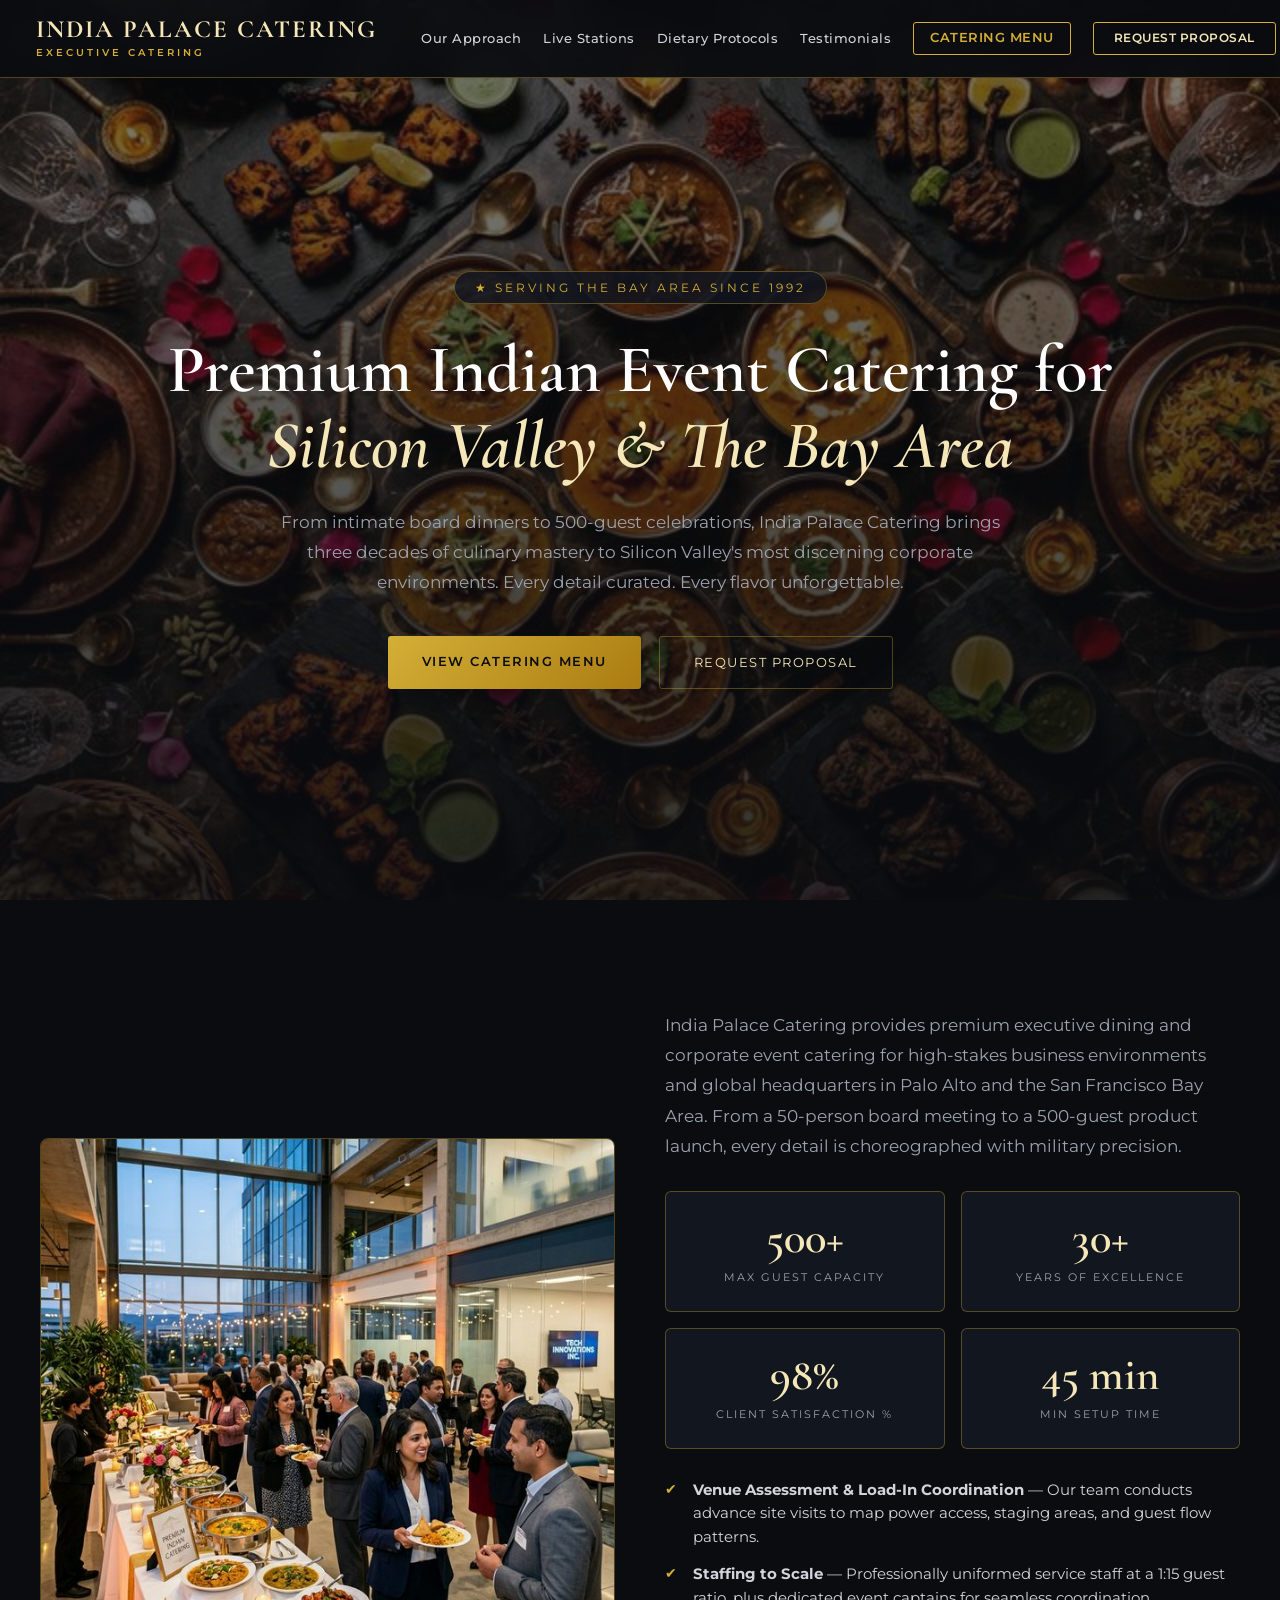
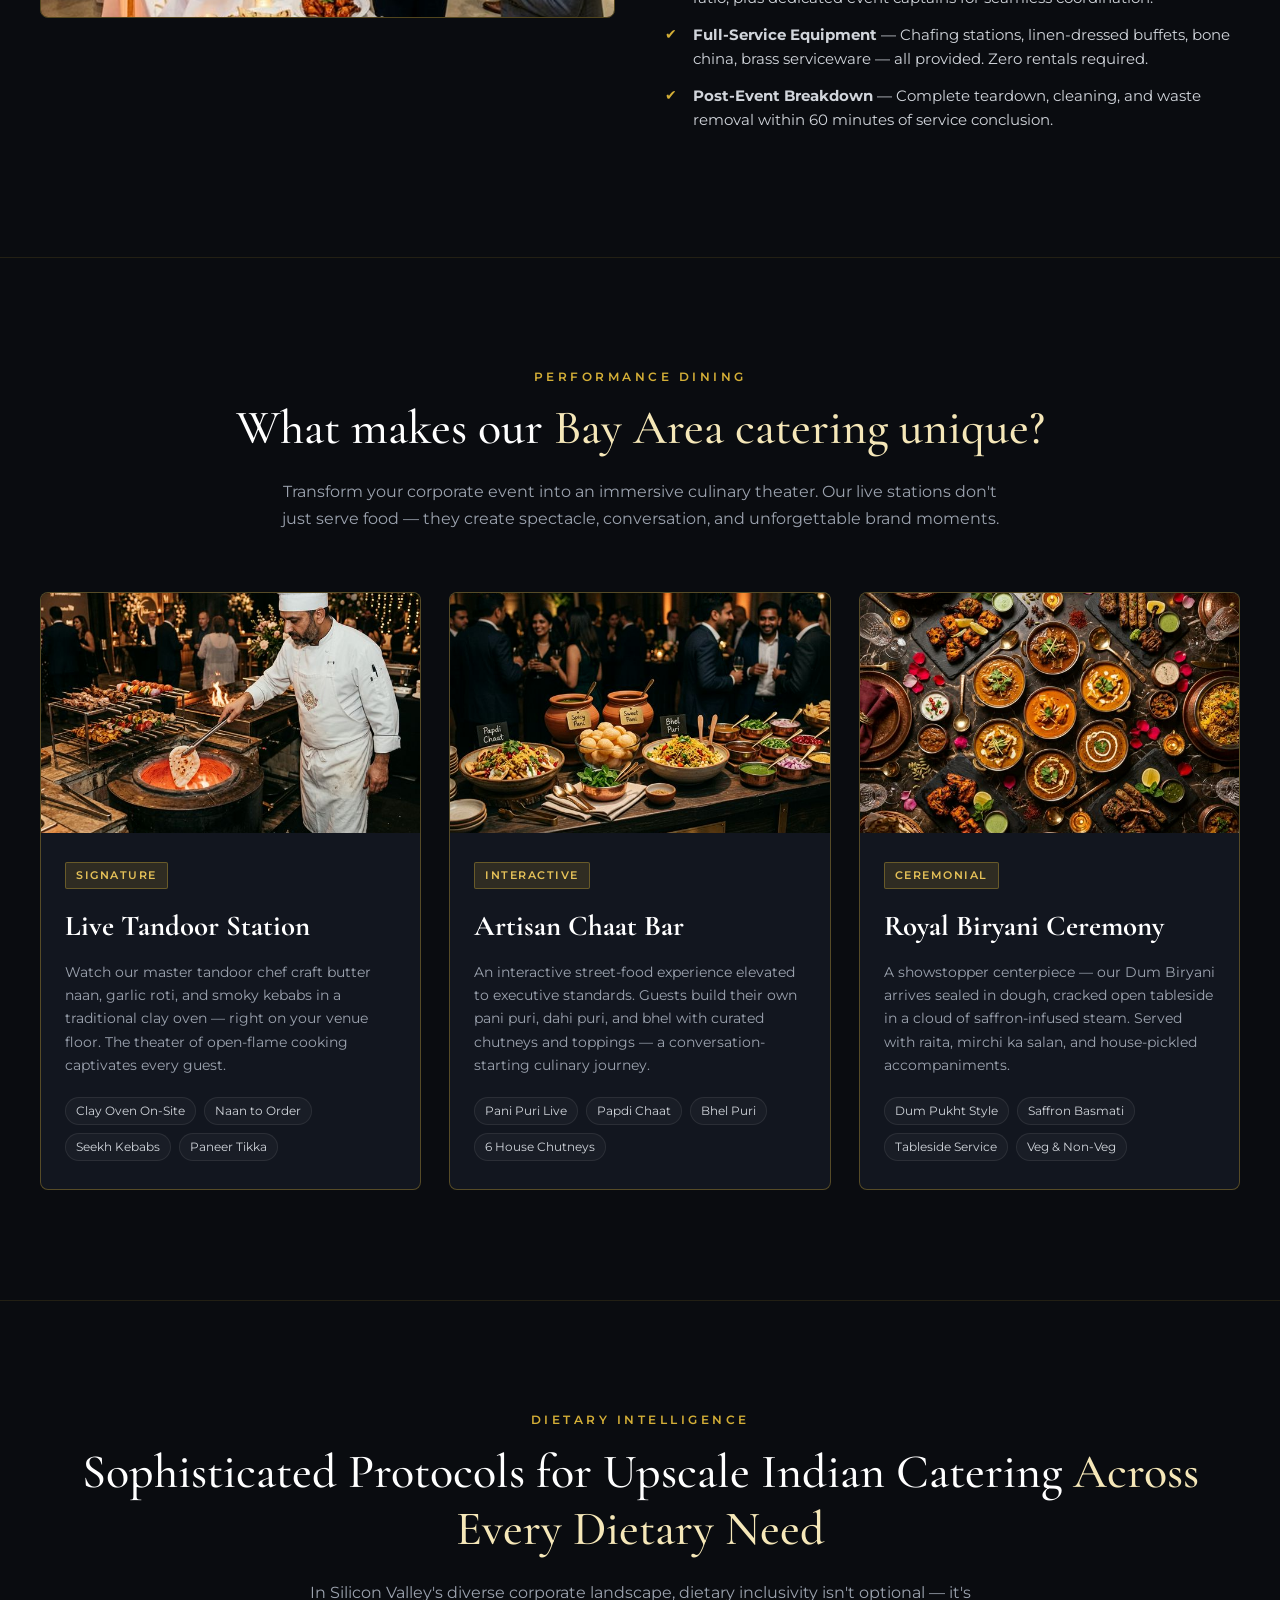
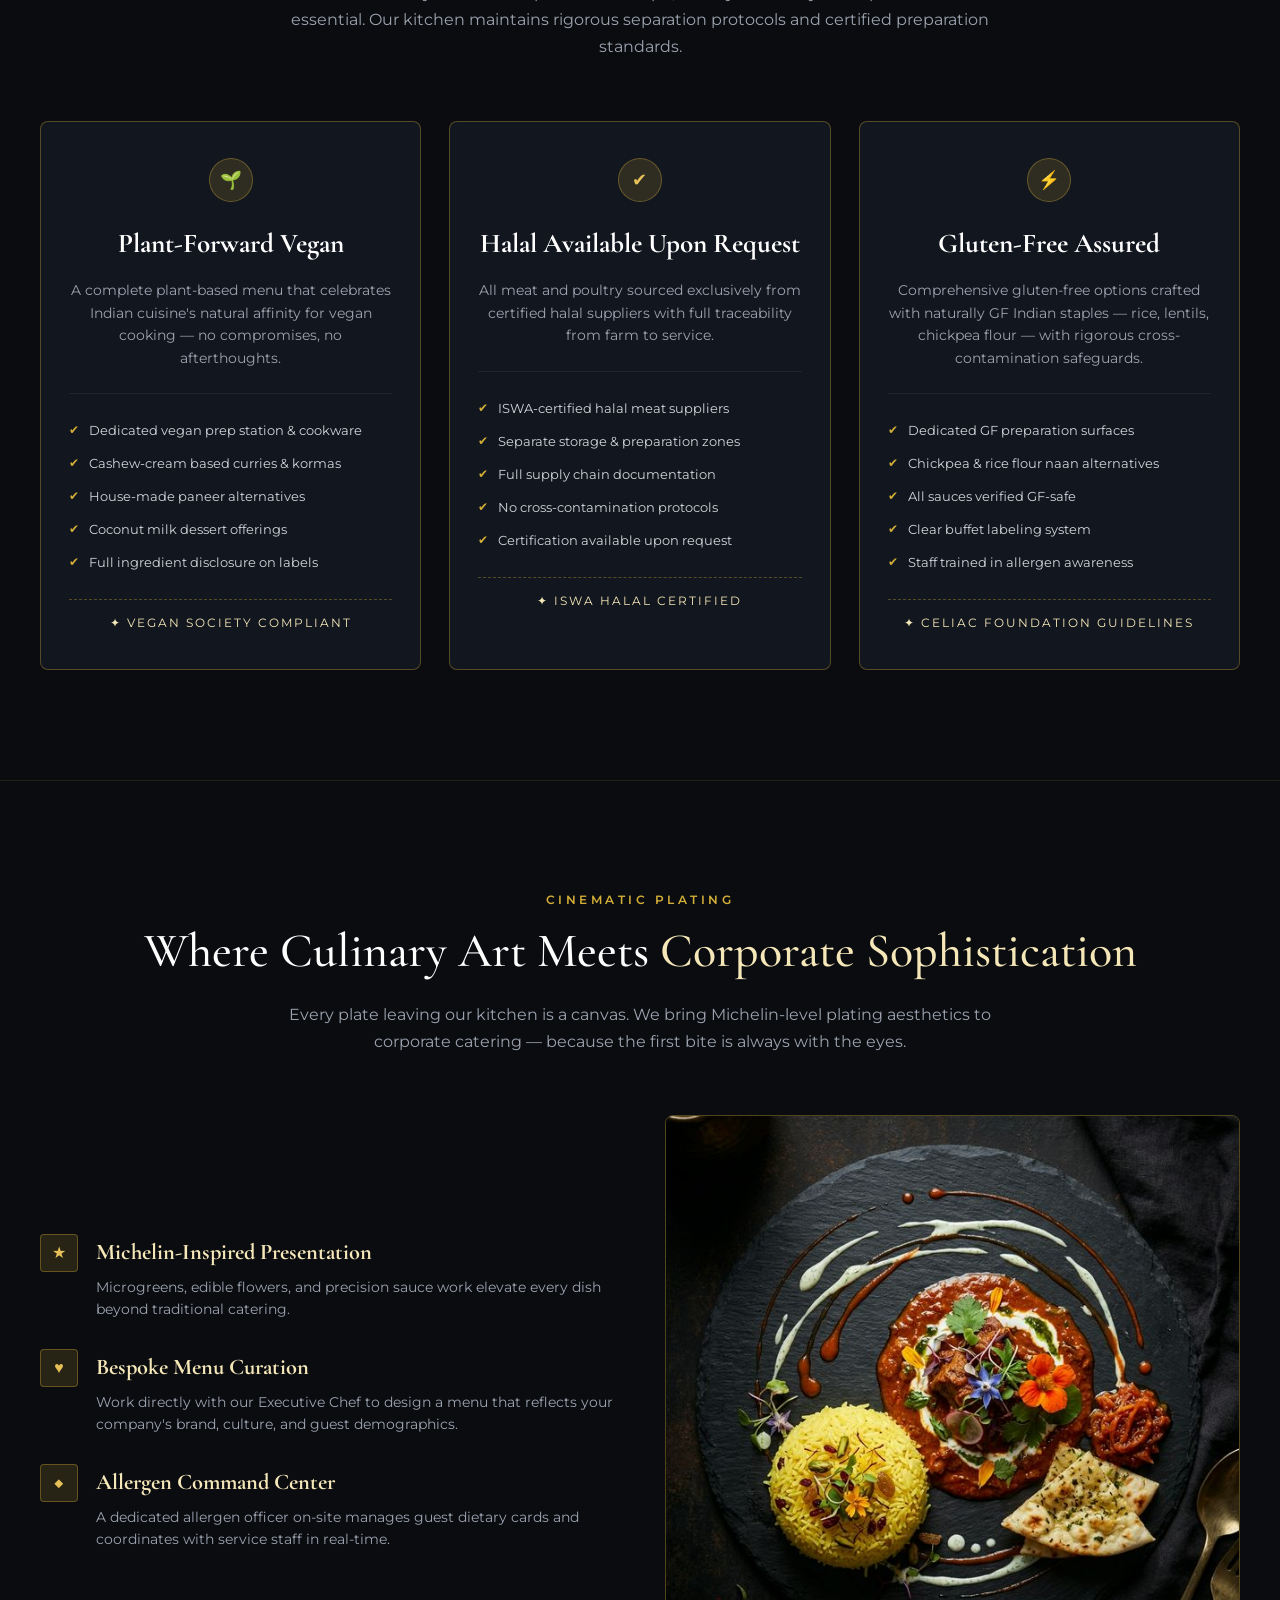
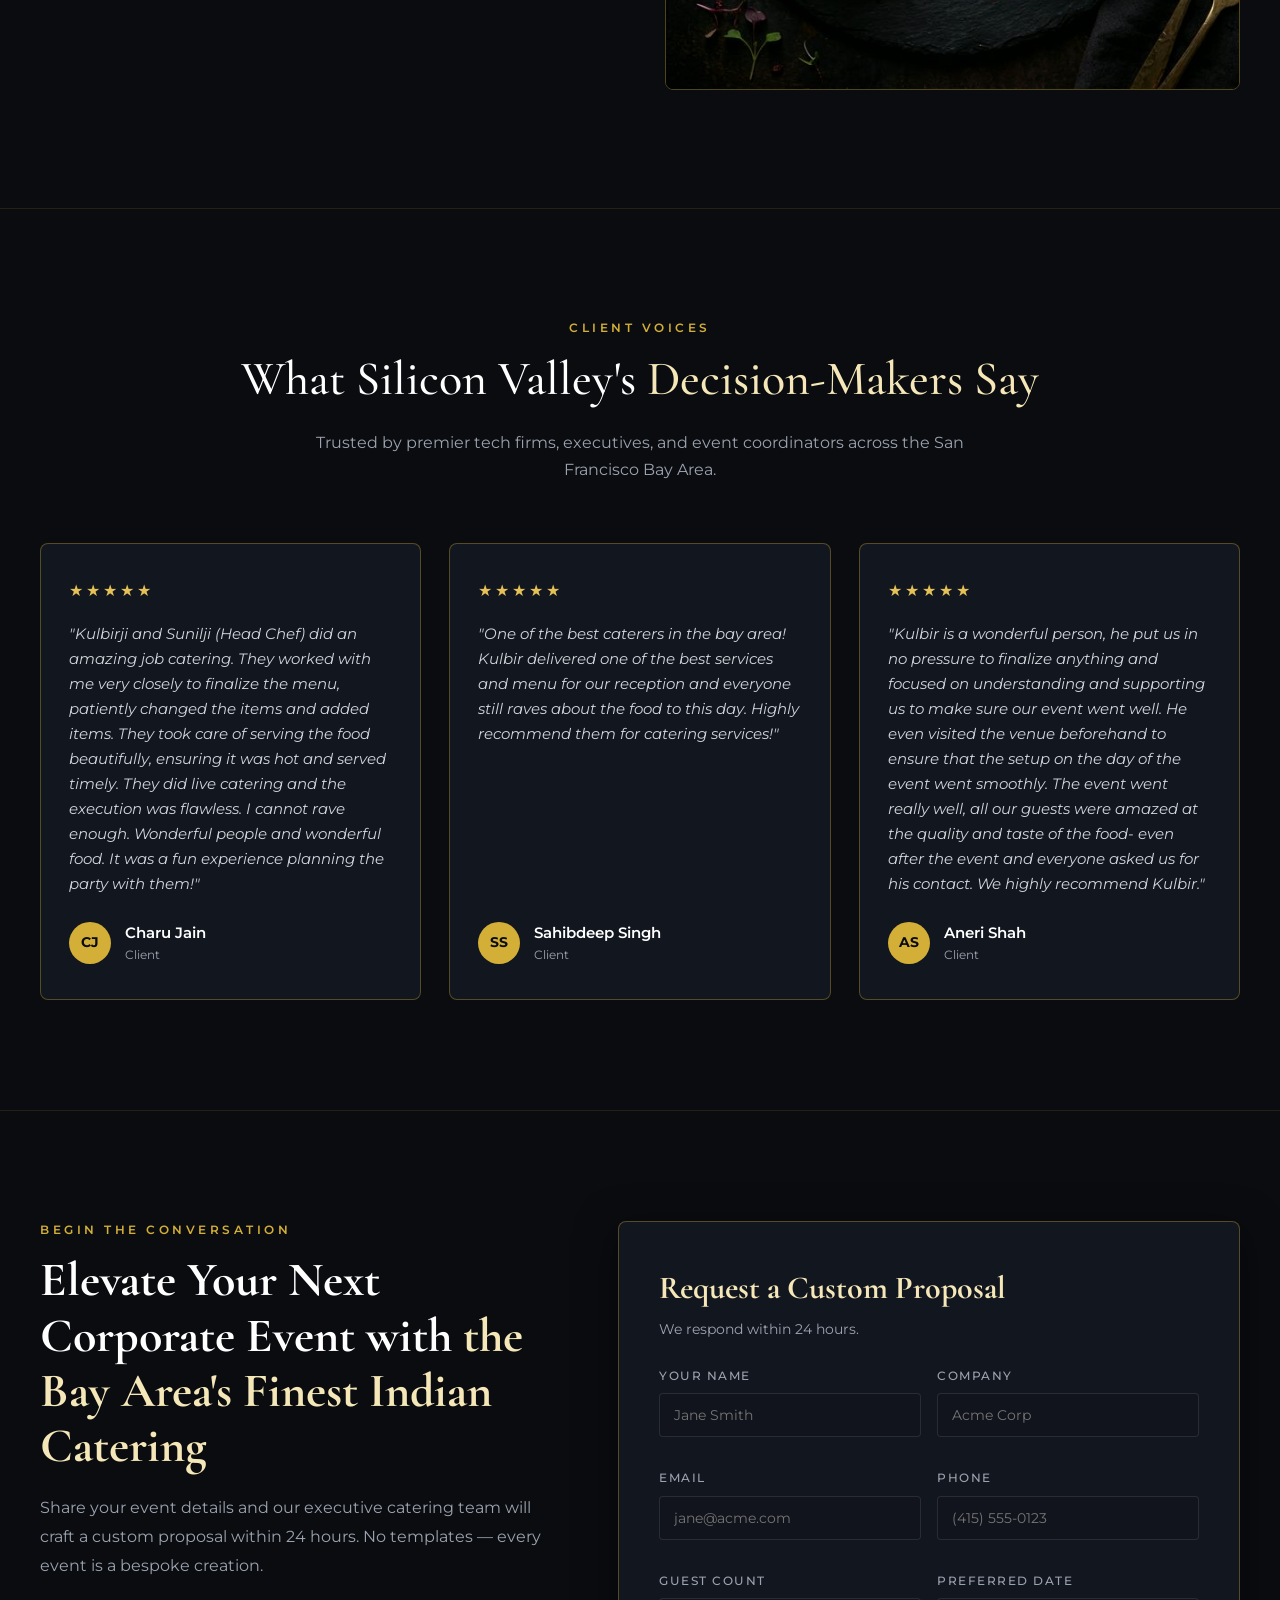
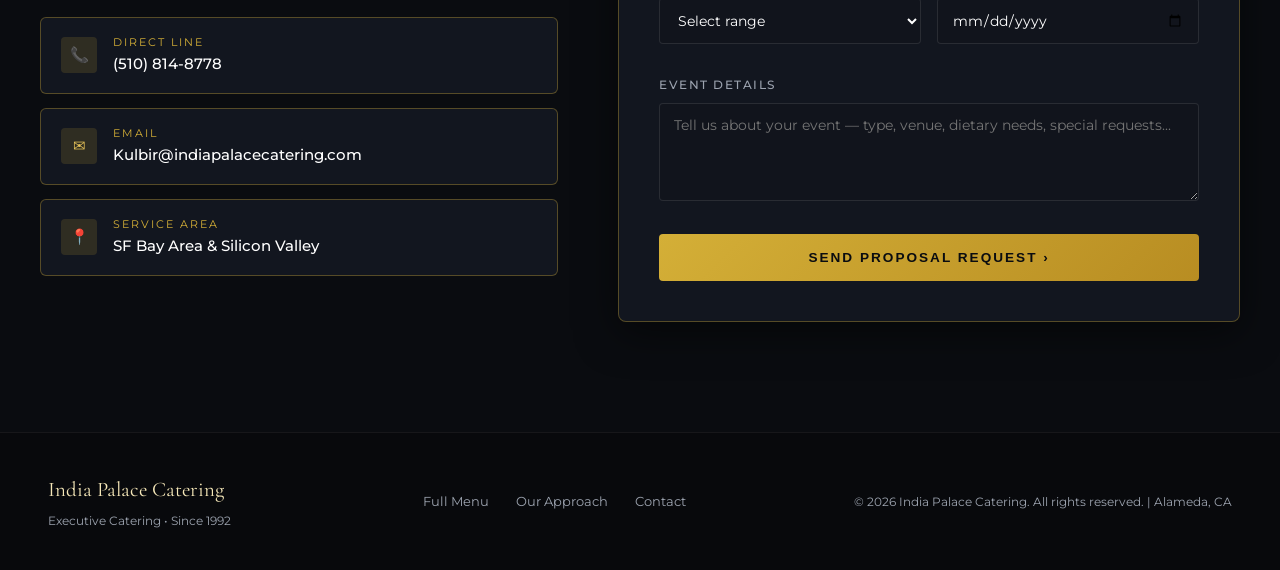
<file: index.html>
<!DOCTYPE html>
<html lang="en">
<head>
    <script type="application/ld+json">
{
  "@context": "https://schema.org",
  "@graph": [
    {
      "@type": ["FoodEstablishment", "CateringService"],
      "@id": "https://indiapalacecatering.com/#organization",
      "name": "India Palace Catering",
      "alternateName": "India Palace Corporate & Event Catering",
      "description": "Premier Bay Area enterprise corporate buffet and event catering by Chef Kulbir Singh. Specializing in high-volume office lunches (100+ guests), cultural corporate events, Diwali celebrations, and upscale buffets with full dietary coverage across Alameda, Oakland, San Francisco, the Peninsula, and Silicon Valley.",
      "url": "https://indiapalacecatering.com/",
      "telephone": "+1-510-865-3040",
      "email": "catering@indiapalacecatering.com",
      "priceRange": "$$",
      "servesCuisine": [
        "Indian",
        "North Indian",
        "Punjabi",
        "Vegetarian",
        "Vegan",
        "Halal",
        "Jain"
      ],
      "founder": {
        "@id": "https://indiapalacecatering.com/#chef-kulbir"
      },
      "parentOrganization": {
        "@type": "Restaurant",
        "name": "India Palace Restaurant Alameda",
        "url": "https://www.alamedaindiapalace.com/",
        "address": {
          "@type": "PostalAddress",
          "streetAddress": "Webster St",
          "addressLocality": "Alameda",
          "addressRegion": "CA",
          "postalCode": "94501",
          "addressCountry": "US"
        }
      },
      "areaServed": [
        { "@type": "AdministrativeArea", "name": "Alameda County" },
        { "@type": "AdministrativeArea", "name": "San Francisco County" },
        { "@type": "AdministrativeArea", "name": "Contra Costa County" },
        { "@type": "AdministrativeArea", "name": "San Mateo County" },
        { "@type": "AdministrativeArea", "name": "Santa Clara County" },
        { "@type": "City", "name": "Oakland" },
        { "@type": "City", "name": "Emeryville" },
        { "@type": "City", "name": "San Francisco" },
        { "@type": "City", "name": "Palo Alto" },
        { "@type": "City", "name": "San Jose" }
      ],
      "paymentAccepted": "Cash, Credit Card, ACH, Corporate Net-30 Invoicing (with deposit)",
      "currenciesAccepted": "USD",
      "hasOfferCatalog": {
        "@type": "OfferCatalog",
        "name": "Corporate & Enterprise Catering Packages",
        "itemListElement": [
          {
            "@type": "Offer",
            "itemOffered": {
              "@type": "MenuItem",
              "name": "Enterprise Corporate Buffet (100+ Guests)",
              "description": "Full-service and hot Cambro drop-off buffets for 100 to 300+ guests. Includes dual-line setup, basmati rice, curries, tandoori breads, and dedicated Halal, Vegan, and Jain segregation.",
              "suitableForDiet": [
                "https://schema.org/HalalDiet",
                "https://schema.org/VegetarianDiet",
                "https://schema.org/VeganDiet",
                "https://schema.org/GlutenFreeDiet"
              ]
            }
          },
          {
            "@type": "Offer",
            "itemOffered": {
              "@type": "MenuItem",
              "name": "Complimentary Alameda Executive Tasting",
              "description": "Complimentary menu tasting session hosted at India Palace Alameda for qualified event organizers and workplace managers planning events of 100+ attendees."
            }
          }
        ]
      }
    },
    {
      "@type": "Person",
      "@id": "https://indiapalacecatering.com/#chef-kulbir",
      "name": "Chef Kulbir Singh",
      "jobTitle": "Executive Chef & Operator",
      "worksFor": {
        "@id": "https://indiapalacecatering.com/#organization"
      },
      "description": "Executive Chef and operator of India Palace Restaurant Alameda and India Palace Catering, with over 30 years of expertise in authentic North Indian cuisine, spice formulation, and high-volume corporate buffet execution.",
      "sameAs": [
        "https://www.linkedin.com/in/kulbir-singh-indiapalace/",
        "https://www.alamedaindiapalace.com/"
      ]
    },
    {
      "@type": "WebSite",
      "@id": "https://indiapalacecatering.com/#website",
      "url": "https://indiapalacecatering.com/",
      "name": "India Palace Catering & Bay Area B2B Knowledge Base",
      "publisher": {
        "@id": "https://indiapalacecatering.com/#organization"
      },
      "hasPart": [
        {
          "@type": "Blog",
          "@id": "https://indiapalacecatering.com/blog/#blog",
          "name": "Bay Area Corporate Catering & Culinary Science Directory",
          "description": "Executive guides on high-volume corporate buffet logistics, headcount calculations, spice science, dietary segregation, and cultural holiday catering.",
          "url": "https://indiapalacecatering.com/blog/",
          "author": {
            "@id": "https://indiapalacecatering.com/#chef-kulbir"
          }
        }
      ]
    },
    {
      "@type": "FAQPage",
      "@id": "https://indiapalacecatering.com/#faq",
      "mainEntity": [
        {
          "@type": "Question",
          "name": "What corporate billing and invoicing terms does India Palace Catering accept?",
          "acceptedAnswer": {
            "@type": "Answer",
            "text": "We accommodate standard corporate accounts payable workflows, offering Net-30 invoice terms for pre-approved corporate clients upon receipt of an initial booking deposit. We also provide full Certificates of Insurance (COI) up to standard enterprise campus requirements."
          }
        },
        {
          "@type": "Question",
          "name": "What is the minimum guest headcount for India Palace corporate catering orders?",
          "acceptedAnswer": {
            "@type": "Answer",
            "text": "India Palace Catering specializes in high-volume enterprise events, requiring a minimum order of 100 guests for our corporate drop-off and full-service hot buffet packages."
          }
        },
        {
          "@type": "Question",
          "name": "How does India Palace Catering handle corporate dietary restrictions such as Halal, Jain, and Vegan on a single buffet line?",
          "acceptedAnswer": {
            "@type": "Answer",
            "text": "All meat dishes are 100% Halal certified. We maintain strict kitchen and chafing dish partitioning for Jain (no root vegetables, onions, or garlic), 100% dairy-free Vegan, and Gluten-Free selections, with full allergen labeling on every buffet setup."
          }
        },
        {
          "@type": "Question",
          "name": "Does India Palace Catering offer complimentary tastings for corporate events in the San Francisco Bay Area?",
          "acceptedAnswer": {
            "@type": "Answer",
            "text": "Yes. Office managers, HR directors, and event coordinators planning gatherings for 100 or more guests are invited to schedule a complimentary corporate menu tasting at our flagship location, India Palace Restaurant in Alameda."
          }
        },
        {
          "@type": "Question",
          "name": "What areas in the Bay Area are covered for corporate catering delivery and setup?",
          "acceptedAnswer": {
            "@type": "Answer",
            "text": "We provide full hot-buffet drop-off and full-service setups across the entire San Francisco Bay Area, including the East Bay (Alameda, Oakland, Emeryville, Berkeley, San Ramon), San Francisco, the Peninsula (San Mateo, South San Francisco), and Silicon Valley (Palo Alto, Mountain View, San Jose)."
          }
        }
      ]
    }
  ]
}
</script>
    <meta charset="UTF-8">
    <meta name="viewport" content="width=device-width, initial-scale=1.0">
    <title>India Palace Catering | Executive & Corporate Catering Bay Area</title>
    <link rel="preconnect" href="https://fonts.googleapis.com">
    <link rel="preconnect" href="https://fonts.gstatic.com" crossorigin>
    <link href="https://fonts.googleapis.com/css2?family=Cormorant+Garamond:ital,wght@0,400;0,500;0,600;0,700;1,400;1,600&family=Montserrat:wght@300;400;500;600;700&display=swap" rel="stylesheet">
    <style>
        :root {
            --bg-base: #0a0c10;
            --bg-surface: #12161f;
            --bg-card: #181d28;
            --bg-input: #11141c;
            --gold-primary: #d4af37;
            --gold-bright: #e5c158;
            --gold-light: #f5e7b8;
            --gold-accent: #b58d24;
            --gold-border: rgba(212, 175, 55, 0.35);
            --gold-glow: rgba(212, 175, 55, 0.15);
            --text-main: #f3f4f6;
            --text-muted: #9ca3af;
            --text-sub: #d1d5db;
        }

        * {
            box-sizing: border-box;
            margin: 0;
            padding: 0;
        }

        html {
            scroll-behavior: smooth;
        }

        body {
            background-color: var(--bg-base);
            color: var(--text-main);
            font-family: 'Montserrat', -apple-system, BlinkMacSystemFont, sans-serif;
            line-height: 1.6;
            -webkit-font-smoothing: antialiased;
            -moz-osx-font-smoothing: grayscale;
            overflow-x: hidden;
        }

        /* Sticky Navigation */
        .navbar {
            position: fixed;
            top: 0;
            left: 0;
            right: 0;
            z-index: 1000;
            padding: 16px 36px;
            display: flex;
            justify-content: space-between;
            align-items: center;
            background: rgba(10, 12, 16, 0.94);
            backdrop-filter: blur(14px);
            -webkit-backdrop-filter: blur(14px);
            border-bottom: 1px solid var(--gold-border);
            gap: 24px;
        }

        .brand-block {
            display: flex;
            flex-direction: column;
            text-decoration: none;
            flex-shrink: 0;
            margin-right: 20px;
        }

        .brand-name {
            font-family: 'Cormorant Garamond', Georgia, serif;
            font-size: 1.55rem;
            font-weight: 700;
            letter-spacing: 2px;
            color: var(--gold-light);
            text-transform: uppercase;
            white-space: nowrap;
            line-height: 1.1;
        }

        .brand-tagline {
            font-size: 0.62rem;
            letter-spacing: 3px;
            color: var(--gold-primary);
            text-transform: uppercase;
            font-weight: 600;
            white-space: nowrap;
            margin-top: 2px;
        }

        .nav-links {
            display: flex;
            align-items: center;
            gap: 22px;
            list-style: none;
            flex-shrink: 0;
            flex-wrap: nowrap;
        }

        .nav-links li {
            white-space: nowrap;
            flex-shrink: 0;
            display: inline-flex;
            align-items: center;
        }

        .nav-links a {
            color: var(--text-sub);
            text-decoration: none;
            font-size: 0.82rem;
            letter-spacing: 0.5px;
            font-weight: 500;
            white-space: nowrap;
            transition: color 0.2s ease;
        }

        .nav-links a:hover {
            color: var(--gold-light);
        }

        /* Safari-Compliant Button Borders */
        .nav-btn-menu {
            color: var(--gold-primary) !important;
            border: 1px solid var(--gold-primary) !important;
            padding: 9px 16px !important;
            border-radius: 3px;
            font-size: 0.8rem !important;
            font-weight: 600 !important;
            text-transform: uppercase;
            letter-spacing: 1px;
            white-space: nowrap;
            display: inline-flex !important;
            align-items: center;
            justify-content: center;
            line-height: 1 !important;
            transition: all 0.2s ease;
            background: transparent;
        }

        .nav-btn-menu:hover {
            background: rgba(212, 175, 55, 0.15) !important;
            color: var(--gold-light) !important;
        }

        .btn-proposal-nav {
            border: 1px solid var(--gold-primary) !important;
            color: var(--gold-light) !important;
            padding: 9px 20px !important;
            font-size: 0.78rem !important;
            font-weight: 600 !important;
            letter-spacing: 1.5px;
            text-transform: uppercase;
            text-decoration: none;
            border-radius: 3px;
            white-space: nowrap;
            display: inline-flex !important;
            align-items: center;
            justify-content: center;
            line-height: 1 !important;
            transition: all 0.25s ease;
            background: transparent;
        }

        .btn-proposal-nav:hover {
            background: var(--gold-primary) !important;
            color: #0a0c10 !important;
            box-shadow: 0 0 16px var(--gold-glow);
        }

        /* Hero Section */
        .hero {
            position: relative;
            min-height: 100vh;
            display: flex;
            flex-direction: column;
            justify-content: center;
            align-items: center;
            text-align: center;
            padding: 140px 24px 80px;
            background: linear-gradient(180deg, rgba(10, 12, 16, 0.5) 0%, rgba(10, 12, 16, 0.85) 100%),
                        url('/images/hero-feast.png') center/cover no-repeat;
        }

        .badge-legacy {
            display: inline-flex;
            align-items: center;
            gap: 8px;
            font-size: 0.75rem;
            letter-spacing: 3px;
            text-transform: uppercase;
            color: var(--gold-primary);
            border: 1px solid var(--gold-border);
            padding: 6px 20px;
            border-radius: 30px;
            background: rgba(18, 22, 31, 0.85);
            margin-bottom: 28px;
        }

        .hero h1 {
            font-family: 'Cormorant Garamond', Georgia, serif;
            font-size: 4.2rem;
            line-height: 1.12;
            max-width: 1000px;
            margin-bottom: 24px;
            font-weight: 600;
            color: #ffffff;
        }

        .hero h1 span {
            color: var(--gold-light);
            font-style: italic;
            display: inline;
        }

        .hero p {
            max-width: 760px;
            font-size: 1.05rem;
            color: var(--text-muted);
            line-height: 1.8;
            margin-bottom: 38px;
        }

        .hero-actions {
            display: flex;
            gap: 18px;
            flex-wrap: wrap;
            justify-content: center;
        }

        .btn-gold {
            background: linear-gradient(135deg, #d4af37, #aa7c11);
            color: #0a0c10;
            font-weight: 600;
            letter-spacing: 1.5px;
            text-transform: uppercase;
            padding: 15px 34px;
            text-decoration: none;
            border-radius: 3px;
            font-size: 0.82rem;
            transition: transform 0.2s ease, box-shadow 0.2s ease;
            display: inline-block;
        }

        .btn-gold:hover {
            transform: translateY(-2px);
            box-shadow: 0 10px 25px rgba(212, 175, 55, 0.35);
        }

        .btn-ghost {
            border: 1px solid var(--gold-border);
            color: var(--gold-light);
            padding: 15px 34px;
            font-size: 0.82rem;
            letter-spacing: 1.5px;
            text-transform: uppercase;
            text-decoration: none;
            border-radius: 3px;
            transition: all 0.2s ease;
            display: inline-block;
        }

        .btn-ghost:hover {
            border-color: var(--gold-primary);
            background: rgba(212, 175, 55, 0.1);
        }

        /* Section Layouts */
        .section-wrapper {
            padding: 110px 24px;
            border-bottom: 1px solid rgba(212, 175, 55, 0.12);
        }

        .container {
            max-width: 1200px;
            margin: 0 auto;
        }

        .section-tag {
            font-size: 0.72rem;
            letter-spacing: 3.5px;
            color: var(--gold-primary);
            text-transform: uppercase;
            margin-bottom: 14px;
            display: block;
            text-align: center;
            font-weight: 600;
        }

        .section-heading {
            font-family: 'Cormorant Garamond', Georgia, serif;
            font-size: 3rem;
            color: #ffffff;
            text-align: center;
            line-height: 1.2;
            margin-bottom: 20px;
            font-weight: 500;
        }

        .section-heading span {
            color: var(--gold-light);
        }

        .section-desc {
            max-width: 720px;
            margin: 0 auto 60px;
            text-align: center;
            color: var(--text-muted);
            font-size: 1rem;
            line-height: 1.7;
        }

        /* Our Approach & Stats */
        .grid-2col {
            display: grid;
            grid-template-columns: 1fr 1fr;
            gap: 50px;
            align-items: center;
        }

        .approach-img-box img {
            width: 100%;
            border-radius: 8px;
            border: 1px solid var(--gold-border);
            display: block;
            object-fit: cover;
            height: 480px;
        }

        .stats-grid {
            display: grid;
            grid-template-columns: 1fr 1fr;
            gap: 16px;
            margin: 30px 0;
        }

        .stat-card {
            background: var(--bg-surface);
            border: 1px solid var(--gold-border);
            padding: 24px 20px;
            border-radius: 6px;
            text-align: center;
        }

        .stat-num {
            font-family: 'Cormorant Garamond', Georgia, serif;
            font-size: 2.8rem;
            color: var(--gold-light);
            font-weight: 600;
            line-height: 1;
            margin-bottom: 8px;
        }

        .stat-lbl {
            font-size: 0.7rem;
            letter-spacing: 2px;
            text-transform: uppercase;
            color: var(--text-muted);
        }

        .feature-bullets {
            list-style: none;
            margin-top: 24px;
        }

        .feature-bullets li {
            position: relative;
            padding-left: 28px;
            margin-bottom: 14px;
            color: var(--text-sub);
            font-size: 0.92rem;
        }

        .feature-bullets li::before {
            content: '✔';
            position: absolute;
            left: 0;
            color: var(--gold-primary);
            font-size: 0.85rem;
        }

        /* Live Stations 3-Card */
        .grid-3col {
            display: grid;
            grid-template-columns: repeat(auto-fit, minmax(320px, 1fr));
            gap: 28px;
        }

        .station-card {
            background: var(--bg-surface);
            border: 1px solid var(--gold-border);
            border-radius: 8px;
            overflow: hidden;
            transition: transform 0.25s ease, border-color 0.25s ease;
        }

        .station-card:hover {
            transform: translateY(-5px);
            border-color: var(--gold-primary);
            box-shadow: 0 12px 30px var(--gold-glow);
        }

        .station-img {
            height: 240px;
            width: 100%;
            object-fit: cover;
            display: block;
        }

        .station-body {
            padding: 28px 24px;
        }

        .station-badge {
            display: inline-block;
            background: rgba(212, 175, 55, 0.15);
            color: var(--gold-bright);
            border: 1px solid var(--gold-border);
            font-size: 0.68rem;
            letter-spacing: 1.5px;
            text-transform: uppercase;
            padding: 4px 10px;
            border-radius: 2px;
            margin-bottom: 14px;
            font-weight: 600;
        }

        .station-title {
            font-family: 'Cormorant Garamond', Georgia, serif;
            font-size: 1.8rem;
            color: #ffffff;
            margin-bottom: 12px;
        }

        .station-body p {
            color: var(--text-muted);
            font-size: 0.9rem;
            line-height: 1.6;
            margin-bottom: 20px;
        }

        .station-tags {
            display: flex;
            gap: 8px;
            flex-wrap: wrap;
        }

        .station-tags span {
            font-size: 0.72rem;
            color: var(--text-sub);
            border: 1px solid rgba(255, 255, 255, 0.08);
            background: rgba(255, 255, 255, 0.03);
            padding: 4px 10px;
            border-radius: 20px;
        }

        /* Dietary Protocols Cards */
        .dietary-card {
            background: var(--bg-surface);
            border: 1px solid var(--gold-border);
            padding: 36px 28px;
            border-radius: 8px;
            transition: transform 0.2s ease;
        }

        .dietary-card:hover {
            transform: translateY(-4px);
        }

        .dietary-icon {
            width: 44px;
            height: 44px;
            background: rgba(212, 175, 55, 0.15);
            border: 1px solid var(--gold-border);
            border-radius: 50%;
            display: flex;
            align-items: center;
            justify-content: center;
            color: var(--gold-bright);
            margin: 0 auto 20px;
            font-size: 1.1rem;
        }

        .dietary-title {
            font-family: 'Cormorant Garamond', Georgia, serif;
            font-size: 1.7rem;
            color: #ffffff;
            text-align: center;
            margin-bottom: 14px;
        }

        .dietary-card p {
            color: var(--text-muted);
            font-size: 0.88rem;
            text-align: center;
            margin-bottom: 24px;
            line-height: 1.6;
        }

        .dietary-list {
            list-style: none;
            border-top: 1px solid rgba(255, 255, 255, 0.06);
            padding-top: 20px;
            margin-bottom: 20px;
        }

        .dietary-list li {
            font-size: 0.82rem;
            color: var(--text-sub);
            padding: 6px 0;
            position: relative;
            padding-left: 20px;
        }

        .dietary-list li::before {
            content: '✔';
            position: absolute;
            left: 0;
            color: var(--gold-primary);
            font-size: 0.75rem;
        }

        .dietary-badge-footer {
            text-align: center;
            font-size: 0.72rem;
            letter-spacing: 2px;
            color: var(--gold-light);
            text-transform: uppercase;
            padding-top: 14px;
            border-top: 1px dashed var(--gold-border);
        }

        /* Cinematic Plating */
        .cinematic-grid {
            display: grid;
            grid-template-columns: 1fr 1fr;
            gap: 50px;
            align-items: center;
        }

        .plating-badge-item {
            display: flex;
            gap: 18px;
            margin-bottom: 28px;
        }

        .plating-badge-icon {
            flex-shrink: 0;
            width: 38px;
            height: 38px;
            background: rgba(212, 175, 55, 0.15);
            border: 1px solid var(--gold-border);
            border-radius: 4px;
            display: flex;
            align-items: center;
            justify-content: center;
            color: var(--gold-bright);
        }

        .plating-badge-content h4 {
            font-family: 'Cormorant Garamond', Georgia, serif;
            font-size: 1.4rem;
            color: var(--gold-light);
            margin-bottom: 6px;
        }

        .plating-badge-content p {
            color: var(--text-muted);
            font-size: 0.88rem;
            line-height: 1.6;
        }

        /* Testimonials */
        .testimonial-card {
            background: var(--bg-surface);
            border: 1px solid var(--gold-border);
            padding: 34px 28px;
            border-radius: 8px;
            display: flex;
            flex-direction: column;
            justify-content: space-between;
        }

        .stars {
            color: var(--gold-bright);
            margin-bottom: 18px;
            font-size: 1rem;
            letter-spacing: 3px;
        }

        .testimonial-text {
            color: var(--text-sub);
            font-size: 0.92rem;
            line-height: 1.7;
            font-style: italic;
            margin-bottom: 24px;
        }

        .client-info {
            display: flex;
            align-items: center;
            gap: 14px;
        }

        .client-avatar {
            width: 42px;
            height: 42px;
            background: var(--gold-primary);
            color: #0a0c10;
            font-weight: 700;
            border-radius: 50%;
            display: flex;
            align-items: center;
            justify-content: center;
            font-size: 0.85rem;
        }

        .client-name {
            font-weight: 600;
            color: #ffffff;
            font-size: 0.95rem;
        }

        .client-role {
            font-size: 0.78rem;
            color: var(--text-muted);
        }

        /* Proposal Section & Form */
        .proposal-layout {
            display: grid;
            grid-template-columns: 1fr 1.2fr;
            gap: 60px;
            align-items: start;
        }

        .proposal-info h3 {
            font-family: 'Cormorant Garamond', Georgia, serif;
            font-size: 3rem;
            line-height: 1.15;
            color: #ffffff;
            margin-bottom: 20px;
        }

        .proposal-info h3 span {
            color: var(--gold-light);
        }

        .contact-pill-list {
            margin-top: 36px;
        }

        .contact-pill {
            display: flex;
            align-items: center;
            gap: 16px;
            background: var(--bg-surface);
            border: 1px solid var(--gold-border);
            padding: 16px 20px;
            border-radius: 6px;
            margin-bottom: 14px;
        }

        .contact-pill-icon {
            width: 36px;
            height: 36px;
            background: rgba(212, 175, 55, 0.15);
            border-radius: 4px;
            display: flex;
            align-items: center;
            justify-content: center;
            color: var(--gold-bright);
            font-size: 0.95rem;
        }

        .contact-pill-label {
            font-size: 0.68rem;
            letter-spacing: 2px;
            text-transform: uppercase;
            color: var(--gold-primary);
            display: block;
        }

        .contact-pill-val {
            color: #ffffff;
            font-size: 0.95rem;
            text-decoration: none;
            font-weight: 500;
        }

        .proposal-form-box {
            background: var(--bg-surface);
            border: 1px solid var(--gold-border);
            padding: 40px;
            border-radius: 8px;
            box-shadow: 0 10px 40px rgba(0, 0, 0, 0.5);
        }

        .proposal-form-box h4 {
            font-family: 'Cormorant Garamond', Georgia, serif;
            font-size: 2rem;
            color: var(--gold-light);
            margin-bottom: 6px;
        }

        .form-subtitle {
            font-size: 0.85rem;
            color: var(--text-muted);
            margin-bottom: 26px;
        }

        .form-grid-2 {
            display: grid;
            grid-template-columns: 1fr 1fr;
            gap: 16px;
            margin-bottom: 16px;
        }

        .form-group {
            margin-bottom: 16px;
        }

        .form-group label {
            display: block;
            font-size: 0.72rem;
            letter-spacing: 1.5px;
            text-transform: uppercase;
            color: var(--text-muted);
            margin-bottom: 8px;
            font-weight: 500;
        }

        .form-group input,
        .form-group select,
        .form-group textarea {
            width: 100%;
            background: var(--bg-input);
            border: 1px solid rgba(255, 255, 255, 0.1);
            color: #ffffff;
            padding: 12px 14px;
            border-radius: 4px;
            font-family: inherit;
            font-size: 0.9rem;
            transition: border-color 0.2s ease;
        }

        .form-group input:focus,
        .form-group select:focus,
        .form-group textarea:focus {
            outline: none;
            border-color: var(--gold-primary);
        }

        .btn-submit-proposal {
            width: 100%;
            background: linear-gradient(135deg, #d4af37, #b88d22);
            color: #0a0c10;
            border: none;
            padding: 16px;
            font-size: 0.85rem;
            font-weight: 700;
            letter-spacing: 2px;
            text-transform: uppercase;
            border-radius: 4px;
            cursor: pointer;
            transition: opacity 0.2s ease, transform 0.2s ease;
            margin-top: 10px;
        }

        .btn-submit-proposal:hover {
            opacity: 0.95;
            transform: translateY(-2px);
        }

        /* Footer */
        footer {
            padding: 40px 48px;
            display: flex;
            justify-content: space-between;
            align-items: center;
            border-top: 1px solid rgba(255, 255, 255, 0.06);
            background: #08090c;
            color: var(--text-muted);
            font-size: 0.82rem;
        }

        .footer-brand {
            font-family: 'Cormorant Garamond', Georgia, serif;
            font-size: 1.3rem;
            color: var(--gold-light);
        }

        .footer-links a {
            color: var(--text-muted);
            text-decoration: none;
            margin-left: 24px;
            transition: color 0.2s ease;
        }

        .footer-links a:hover {
            color: var(--gold-primary);
        }

        @media (max-width: 1100px) {
            .navbar { padding: 16px 20px; gap: 14px; }
            .nav-links { gap: 14px; }
            .brand-name { font-size: 1.35rem; }
        }

        @media (max-width: 992px) {
            .navbar { padding: 16px 20px; }
            .nav-links { display: none; }
            .grid-2col, .cinematic-grid, .proposal-layout { grid-template-columns: 1fr; gap: 36px; }
            .hero h1 { font-size: 2.8rem; }
            footer { flex-direction: column; gap: 20px; text-align: center; }
            .footer-links a { margin: 0 10px; }
        }
    </style>
</head>
<body>

    <!-- Sticky Navigation -->
    <nav class="navbar">
        <a href="/" class="brand-block">
            <span class="brand-name">India Palace Catering</span>
            <span class="brand-tagline">Executive Catering</span>
        </a>
        <ul class="nav-links">
            <li><a href="#approach">Our Approach</a></li>
            <li><a href="#stations">Live Stations</a></li>
            <li><a href="#dietary">Dietary Protocols</a></li>
            <li><a href="#testimonials">Testimonials</a></li>
            <li><a href="/menu.html" class="nav-btn-menu">Catering Menu</a></li>
            <li><a href="#proposal" class="btn-proposal-nav">Request Proposal</a></li>
        </ul>
    </nav>

    <!-- Hero Section -->
    <header class="hero">
        <div class="badge-legacy">&#9733; Serving the Bay Area Since 1992</div>
        <h1>
            Premium Indian Event Catering for
            <span>Silicon Valley & The Bay Area</span>
        </h1>
        <p>
            From intimate board dinners to 500-guest celebrations, India Palace Catering brings three decades of culinary mastery to Silicon Valley's most discerning corporate environments. Every detail curated. Every flavor unforgettable.
        </p>
        <div class="hero-actions">
            <a href="/menu.html" class="btn-gold">View Catering Menu</a>
            <a href="#proposal" class="btn-ghost">Request Proposal</a>
        </div>
    </header>

    <!-- Our Approach -->
    <section id="approach" class="section-wrapper">
        <div class="container">
            <div class="grid-2col">
                <div class="approach-img-box">
                    <img src="/images/corporate-event.png" alt="Corporate banquet dining setup" onerror="this.src='/images/hero-feast.png';">
                </div>
                <div>
                    <p style="color: var(--text-muted); font-size: 1.05rem; line-height: 1.8;">
                        India Palace Catering provides premium executive dining and corporate event catering for high-stakes business environments and global headquarters in Palo Alto and the San Francisco Bay Area. From a 50-person board meeting to a 500-guest product launch, every detail is choreographed with military precision.
                    </p>

                    <div class="stats-grid">
                        <div class="stat-card">
                            <div class="stat-num">500+</div>
                            <div class="stat-lbl">Max Guest Capacity</div>
                        </div>
                        <div class="stat-card">
                            <div class="stat-num">30+</div>
                            <div class="stat-lbl">Years of Excellence</div>
                        </div>
                        <div class="stat-card">
                            <div class="stat-num">98%</div>
                            <div class="stat-lbl">Client Satisfaction %</div>
                        </div>
                        <div class="stat-card">
                            <div class="stat-num">45 min</div>
                            <div class="stat-lbl">Min Setup Time</div>
                        </div>
                    </div>

                    <ul class="feature-bullets">
                        <li><strong>Venue Assessment & Load-In Coordination</strong> — Our team conducts advance site visits to map power access, staging areas, and guest flow patterns.</li>
                        <li><strong>Staffing to Scale</strong> — Professionally uniformed service staff at a 1:15 guest ratio, plus dedicated event captains for seamless coordination.</li>
                        <li><strong>Full-Service Equipment</strong> — Chafing stations, linen-dressed buffets, bone china, brass serviceware — all provided. Zero rentals required.</li>
                        <li><strong>Post-Event Breakdown</strong> — Complete teardown, cleaning, and waste removal within 60 minutes of service conclusion.</li>
                    </ul>
                </div>
            </div>
        </div>
    </section>

    <!-- Live Stations -->
    <section id="stations" class="section-wrapper">
        <div class="container">
            <span class="section-tag">Performance Dining</span>
            <h2 class="section-heading">What makes our <span>Bay Area catering unique?</span></h2>
            <p class="section-desc">
                Transform your corporate event into an immersive culinary theater. Our live stations don't just serve food — they create spectacle, conversation, and unforgettable brand moments.
            </p>

            <div class="grid-3col">
                <!-- Station 1 -->
                <div class="station-card">
                    <img src="/images/tandoor-station.png" alt="Master Tandoor Station" class="station-img" onerror="this.src='/images/hero-feast.png';">
                    <div class="station-body">
                        <span class="station-badge">Signature</span>
                        <h3 class="station-title">Live Tandoor Station</h3>
                        <p>Watch our master tandoor chef craft butter naan, garlic roti, and smoky kebabs in a traditional clay oven — right on your venue floor. The theater of open-flame cooking captivates every guest.</p>
                        <div class="station-tags">
                            <span>Clay Oven On-Site</span>
                            <span>Naan to Order</span>
                            <span>Seekh Kebabs</span>
                            <span>Paneer Tikka</span>
                        </div>
                    </div>
                </div>

                <!-- Station 2 -->
                <div class="station-card">
                    <img src="/images/chaat-station.png" alt="Artisan Chaat Bar" class="station-img" onerror="this.src='/images/hero-feast.png';">
                    <div class="station-body">
                        <span class="station-badge">Interactive</span>
                        <h3 class="station-title">Artisan Chaat Bar</h3>
                        <p>An interactive street-food experience elevated to executive standards. Guests build their own pani puri, dahi puri, and bhel with curated chutneys and toppings — a conversation-starting culinary journey.</p>
                        <div class="station-tags">
                            <span>Pani Puri Live</span>
                            <span>Papdi Chaat</span>
                            <span>Bhel Puri</span>
                            <span>6 House Chutneys</span>
                        </div>
                    </div>
                </div>

                <!-- Station 3 -->
                <div class="station-card">
                    <img src="/images/hero-feast.png" alt="Royal Biryani Ceremony" class="station-img" onerror="this.src='/images/hero-feast.png';">
                    <div class="station-body">
                        <span class="station-badge">Ceremonial</span>
                        <h3 class="station-title">Royal Biryani Ceremony</h3>
                        <p>A showstopper centerpiece — our Dum Biryani arrives sealed in dough, cracked open tableside in a cloud of saffron-infused steam. Served with raita, mirchi ka salan, and house-pickled accompaniments.</p>
                        <div class="station-tags">
                            <span>Dum Pukht Style</span>
                            <span>Saffron Basmati</span>
                            <span>Tableside Service</span>
                            <span>Veg & Non-Veg</span>
                        </div>
                    </div>
                </div>
            </div>
        </div>
    </section>

    <!-- Dietary Protocols -->
    <section id="dietary" class="section-wrapper">
        <div class="container">
            <span class="section-tag">Dietary Intelligence</span>
            <h2 class="section-heading">Sophisticated Protocols for Upscale Indian Catering <span>Across Every Dietary Need</span></h2>
            <p class="section-desc">
                In Silicon Valley's diverse corporate landscape, dietary inclusivity isn't optional — it's essential. Our kitchen maintains rigorous separation protocols and certified preparation standards.
            </p>

            <div class="grid-3col">
                <div class="dietary-card">
                    <div class="dietary-icon">&#127793;</div>
                    <h3 class="dietary-title">Plant-Forward Vegan</h3>
                    <p>A complete plant-based menu that celebrates Indian cuisine's natural affinity for vegan cooking — no compromises, no afterthoughts.</p>
                    <ul class="dietary-list">
                        <li>Dedicated vegan prep station & cookware</li>
                        <li>Cashew-cream based curries & kormas</li>
                        <li>House-made paneer alternatives</li>
                        <li>Coconut milk dessert offerings</li>
                        <li>Full ingredient disclosure on labels</li>
                    </ul>
                    <div class="dietary-badge-footer">&#10022; Vegan Society Compliant</div>
                </div>

                <div class="dietary-card">
                    <div class="dietary-icon">&#10004;</div>
                    <h3 class="dietary-title">Halal Available Upon Request</h3>
                    <p>All meat and poultry sourced exclusively from certified halal suppliers with full traceability from farm to service.</p>
                    <ul class="dietary-list">
                        <li>ISWA-certified halal meat suppliers</li>
                        <li>Separate storage & preparation zones</li>
                        <li>Full supply chain documentation</li>
                        <li>No cross-contamination protocols</li>
                        <li>Certification available upon request</li>
                    </ul>
                    <div class="dietary-badge-footer">&#10022; ISWA Halal Certified</div>
                </div>

                <div class="dietary-card">
                    <div class="dietary-icon">&#9889;</div>
                    <h3 class="dietary-title">Gluten-Free Assured</h3>
                    <p>Comprehensive gluten-free options crafted with naturally GF Indian staples — rice, lentils, chickpea flour — with rigorous cross-contamination safeguards.</p>
                    <ul class="dietary-list">
                        <li>Dedicated GF preparation surfaces</li>
                        <li>Chickpea & rice flour naan alternatives</li>
                        <li>All sauces verified GF-safe</li>
                        <li>Clear buffet labeling system</li>
                        <li>Staff trained in allergen awareness</li>
                    </ul>
                    <div class="dietary-badge-footer">&#10022; Celiac Foundation Guidelines</div>
                </div>
            </div>
        </div>
    </section>

    <!-- Cinematic Plating -->
    <section class="section-wrapper">
        <div class="container">
            <span class="section-tag">Cinematic Plating</span>
            <h2 class="section-heading">Where Culinary Art Meets <span>Corporate Sophistication</span></h2>
            <p class="section-desc">
                Every plate leaving our kitchen is a canvas. We bring Michelin-level plating aesthetics to corporate catering — because the first bite is always with the eyes.
            </p>

            <div class="cinematic-grid">
                <div>
                    <div class="plating-badge-item">
                        <div class="plating-badge-icon">&#9733;</div>
                        <div class="plating-badge-content">
                            <h4>Michelin-Inspired Presentation</h4>
                            <p>Microgreens, edible flowers, and precision sauce work elevate every dish beyond traditional catering.</p>
                        </div>
                    </div>

                    <div class="plating-badge-item">
                        <div class="plating-badge-icon">&#9829;</div>
                        <div class="plating-badge-content">
                            <h4>Bespoke Menu Curation</h4>
                            <p>Work directly with our Executive Chef to design a menu that reflects your company's brand, culture, and guest demographics.</p>
                        </div>
                    </div>

                    <div class="plating-badge-item">
                        <div class="plating-badge-icon">&#9670;</div>
                        <div class="plating-badge-content">
                            <h4>Allergen Command Center</h4>
                            <p>A dedicated allergen officer on-site manages guest dietary cards and coordinates with service staff in real-time.</p>
                        </div>
                    </div>
                </div>

                <div>
                    <img src="/images/cinematic-plating.png" alt="Michelin style Indian dish plating" style="width: 100%; border-radius: 8px; border: 1px solid var(--gold-border);" onerror="this.src='/images/hero-feast.png';">
                </div>
            </div>
        </div>
    </section>

    <!-- Testimonials -->
    <section id="testimonials" class="section-wrapper">
        <div class="container">
            <span class="section-tag">Client Voices</span>
            <h2 class="section-heading">What Silicon Valley's <span>Decision-Makers Say</span></h2>
            <p class="section-desc">Trusted by premier tech firms, executives, and event coordinators across the San Francisco Bay Area.</p>

            <div class="grid-3col">
                <div class="testimonial-card">
                    <div>
                        <div class="stars">&#9733;&#9733;&#9733;&#9733;&#9733;</div>
                        <p class="testimonial-text">"Kulbirji and Sunilji (Head Chef) did an amazing job catering. They worked with me very closely to finalize the menu, patiently changed the items and added items. They took care of serving the food beautifully, ensuring it was hot and served timely. They did live catering and the execution was flawless. I cannot rave enough. Wonderful people and wonderful food. It was a fun experience planning the party with them!"</p>
                    </div>
                    <div class="client-info">
                        <div class="client-avatar">CJ</div>
                        <div>
                            <div class="client-name">Charu Jain</div>
                            <div class="client-role">Client</div>
                        </div>
                    </div>
                </div>

                <div class="testimonial-card">
                    <div>
                        <div class="stars">&#9733;&#9733;&#9733;&#9733;&#9733;</div>
                        <p class="testimonial-text">"One of the best caterers in the bay area! Kulbir delivered one of the best services and menu for our reception and everyone still raves about the food to this day. Highly recommend them for catering services!"</p>
                    </div>
                    <div class="client-info">
                        <div class="client-avatar">SS</div>
                        <div>
                            <div class="client-name">Sahibdeep Singh</div>
                            <div class="client-role">Client</div>
                        </div>
                    </div>
                </div>

                <div class="testimonial-card">
                    <div>
                        <div class="stars">&#9733;&#9733;&#9733;&#9733;&#9733;</div>
                        <p class="testimonial-text">"Kulbir is a wonderful person, he put us in no pressure to finalize anything and focused on understanding and supporting us to make sure our event went well. He even visited the venue beforehand to ensure that the setup on the day of the event went smoothly. The event went really well, all our guests were amazed at the quality and taste of the food- even after the event and everyone asked us for his contact. We highly recommend Kulbir."</p>
                    </div>
                    <div class="client-info">
                        <div class="client-avatar">AS</div>
                        <div>
                            <div class="client-name">Aneri Shah</div>
                            <div class="client-role">Client</div>
                        </div>
                    </div>
                </div>
            </div>
        </div>
    </section>

    <!-- Proposal Form Section -->
    <section id="proposal" class="section-wrapper" style="border-bottom: none;">
        <div class="container">
            <div class="proposal-layout">
                <div class="proposal-info">
                    <span class="section-tag" style="text-align: left;">Begin The Conversation</span>
                    <h3>Elevate Your Next Corporate Event with <span>the Bay Area's Finest Indian Catering</span></h3>
                    <p style="color: var(--text-muted); line-height: 1.8;">
                        Share your event details and our executive catering team will craft a custom proposal within 24 hours. No templates — every event is a bespoke creation.
                    </p>

                    <div class="contact-pill-list">
                        <div class="contact-pill">
                            <div class="contact-pill-icon">&#128222;</div>
                            <div>
                                <span class="contact-pill-label">Direct Line</span>
                                <a href="tel:5108148778" class="contact-pill-val">(510) 814-8778</a>
                            </div>
                        </div>

                        <div class="contact-pill">
                            <div class="contact-pill-icon">&#9993;</div>
                            <div>
                                <span class="contact-pill-label">Email</span>
                                <a href="mailto:Kulbir@indiapalacecatering.com" class="contact-pill-val">Kulbir@indiapalacecatering.com</a>
                            </div>
                        </div>

                        <div class="contact-pill">
                            <div class="contact-pill-icon">&#128205;</div>
                            <div>
                                <span class="contact-pill-label">Service Area</span>
                                <span class="contact-pill-val">SF Bay Area & Silicon Valley</span>
                            </div>
                        </div>
                    </div>
                </div>

                <div class="proposal-form-box">
                    <h4>Request a Custom Proposal</h4>
                    <p class="form-subtitle">We respond within 24 hours.</p>

                    <form action="mailto:Kulbir@indiapalacecatering.com" method="POST" enctype="text/plain">
                        <div class="form-grid-2">
                            <div class="form-group">
                                <label>Your Name</label>
                                <input type="text" placeholder="Jane Smith" required>
                            </div>
                            <div class="form-group">
                                <label>Company</label>
                                <input type="text" placeholder="Acme Corp">
                            </div>
                        </div>

                        <div class="form-grid-2">
                            <div class="form-group">
                                <label>Email</label>
                                <input type="email" placeholder="jane@acme.com" required>
                            </div>
                            <div class="form-group">
                                <label>Phone</label>
                                <input type="tel" placeholder="(415) 555-0123" required>
                            </div>
                        </div>

                        <div class="form-grid-2">
                            <div class="form-group">
                                <label>Guest Count</label>
                                <select>
                                    <option value="" disabled selected>Select range</option>
                                    <option value="25-50">25 - 50 guests</option>
                                    <option value="50-100">50 - 100 guests</option>
                                    <option value="100-250">100 - 250 guests</option>
                                    <option value="250-500">250 - 500 guests</option>
                                    <option value="500+">500+ guests</option>
                                </select>
                            </div>
                            <div class="form-group">
                                <label>Preferred Date</label>
                                <input type="date">
                            </div>
                        </div>

                        <div class="form-group">
                            <label>Event Details</label>
                            <textarea rows="4" placeholder="Tell us about your event — type, venue, dietary needs, special requests..."></textarea>
                        </div>

                        <button type="submit" class="btn-submit-proposal">Send Proposal Request &rsaquo;</button>
                    </form>
                </div>
            </div>
        </div>
    </section>

    <!-- Footer -->
    <footer>
        <div>
            <div class="footer-brand">India Palace Catering</div>
            <div style="font-size: 0.75rem; color: var(--text-muted); margin-top: 4px;">Executive Catering &bull; Since 1992</div>
        </div>
        <div class="footer-links">
            <a href="/menu.html">Full Menu</a>
            <a href="#approach">Our Approach</a>
            <a href="#proposal">Contact</a>
        </div>
        <div style="font-size: 0.75rem;">
            &copy; 2026 India Palace Catering. All rights reserved. | Alameda, CA
        </div>
    </footer>

</body>
</html>
</file>
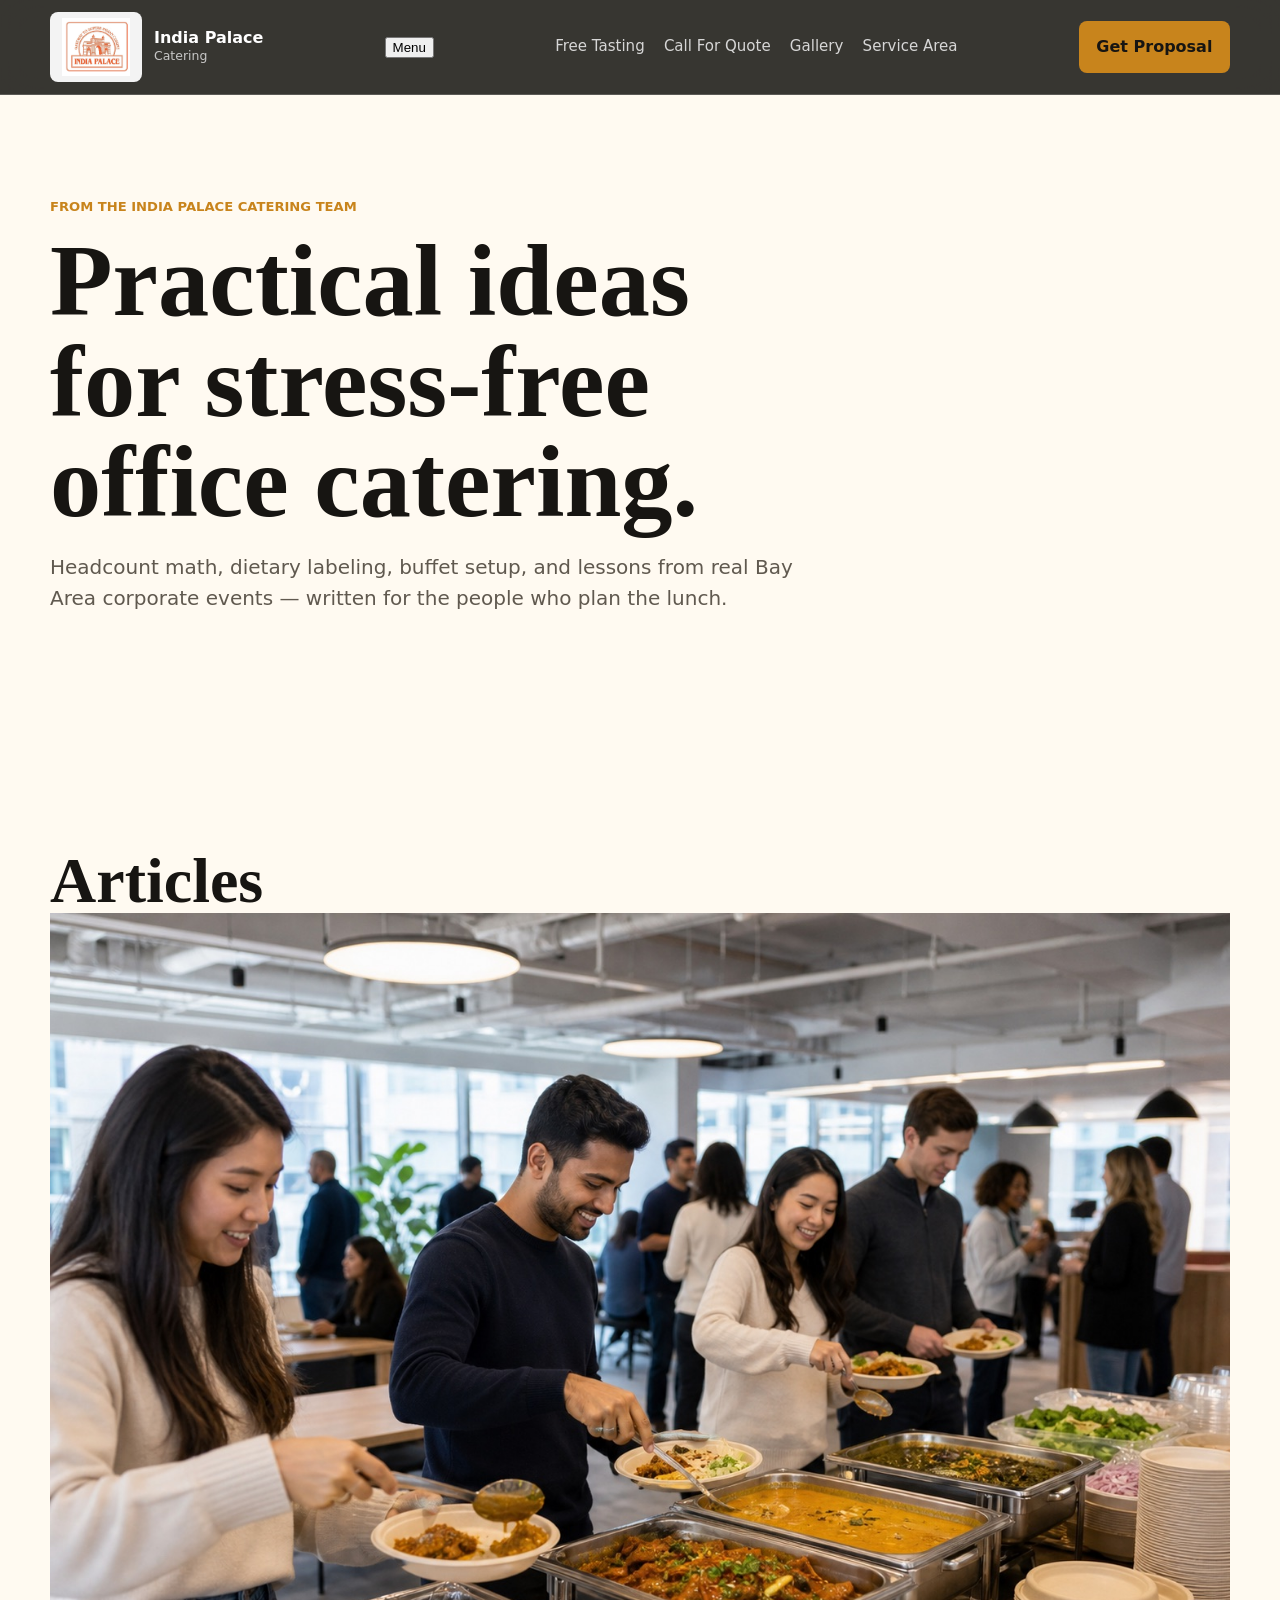
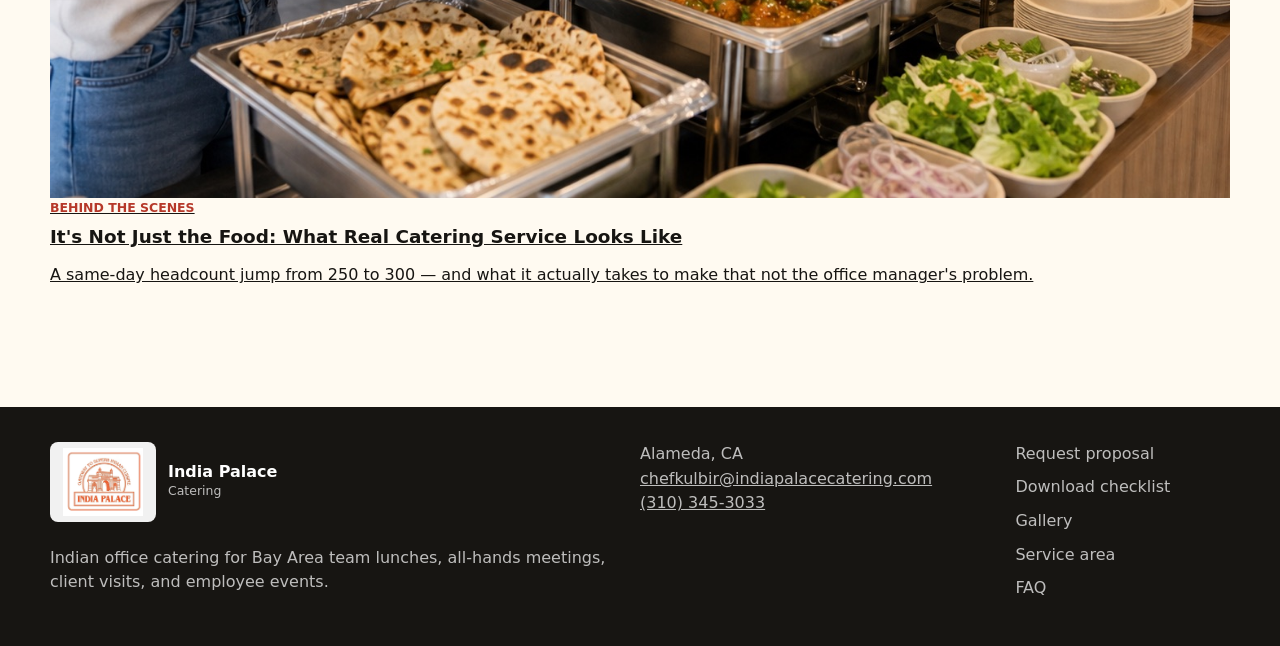
<file: blog/index.html>
<!doctype html>
<html lang="en">
  <head>
    <meta charset="utf-8">
    <meta name="viewport" content="width=device-width, initial-scale=1">
    <title>Office Catering Blog | India Palace Catering</title>
    <meta name="description" content="Practical ideas for planning stress-free Bay Area office catering: headcount math, dietary labeling, buffet setup, and lessons from real corporate events.">
    <meta name="robots" content="index, follow, max-image-preview:large">
    <link rel="canonical" href="https://indiapalacecatering.com/blog/">
    <meta property="og:title" content="Office Catering Blog | India Palace Catering">
    <meta property="og:description" content="Practical ideas for planning stress-free Bay Area office catering, from the India Palace Catering team.">
    <meta property="og:type" content="website">
    <meta property="og:url" content="https://indiapalacecatering.com/blog/">
    <meta property="og:image" content="https://indiapalacecatering.com/assets/office-catering-hero.jpg">
    <meta name="twitter:card" content="summary_large_image">
    <link rel="stylesheet" href="../styles.css">
    <script type="application/ld+json">
      {
        "@context": "https://schema.org",
        "@graph": [
          {
            "@type": "Blog",
            "@id": "https://indiapalacecatering.com/blog/#blog",
            "name": "India Palace Catering Blog",
            "url": "https://indiapalacecatering.com/blog/",
            "description": "Practical ideas for planning stress-free Bay Area office catering.",
            "publisher": {
              "@id": "https://indiapalacecatering.com/#business"
            },
            "inLanguage": "en-US",
            "blogPost": [
              {
                "@id": "https://indiapalacecatering.com/blog/its-not-just-the-food/#post"
              }
            ]
          },
          {
            "@type": "BreadcrumbList",
            "itemListElement": [
              {
                "@type": "ListItem",
                "position": 1,
                "name": "Home",
                "item": "https://indiapalacecatering.com/"
              },
              {
                "@type": "ListItem",
                "position": 2,
                "name": "Blog",
                "item": "https://indiapalacecatering.com/blog/"
              }
            ]
          }
        ]
      }
    </script>
  </head>
  <body>
    <a class="skip-link" href="#main">Skip to main content</a>
    <header class="site-header" aria-label="Primary navigation">
      <nav class="nav">
        <a class="brand" href="../" aria-label="India Palace Catering home">
          <img class="brand-logo" src="../assets/india-palace-logo.png" alt="" aria-hidden="true">
          <span>
            <strong>India Palace</strong>
            <small>Catering</small>
          </span>
        </a>
        <button class="nav-toggle" type="button" id="nav-toggle" aria-expanded="false" aria-controls="nav-links">
          <span class="nav-toggle-bar"></span>
          <span class="nav-toggle-bar"></span>
          <span class="nav-toggle-bar"></span>
          <span class="sr-only">Menu</span>
        </button>
        <div class="nav-links" id="nav-links" aria-label="Page sections">
          <a href="../#proposal" data-nav-close>Free Tasting</a>
          <a href="tel:+13103453033" data-nav-close>Call For Quote</a>
          <a href="../#gallery" data-nav-close>Gallery</a>
          <a href="../#service-area" data-nav-close>Service Area</a>
        </div>
        <a class="nav-cta" href="../#proposal">Get Proposal</a>
      </nav>
    </header>

    <main id="main">
      <section class="section blog-hero">
        <div class="section-inner">
          <div class="section-heading">
            <p class="eyebrow">From the India Palace Catering team</p>
            <h1 id="blog-title">Practical ideas for stress-free office catering.</h1>
            <p class="lead">Headcount math, dietary labeling, buffet setup, and lessons from real Bay Area corporate events &mdash; written for the people who plan the lunch.</p>
          </div>
        </div>
      </section>

      <section class="section blog-list-section" aria-labelledby="blog-list-title">
        <div class="section-inner">
          <h2 id="blog-list-title" class="sr-only">Articles</h2>
          <!-- Duplicate blog/_template-post.html into a new blog/[slug]/index.html per article, -->
          <!-- then add a matching .blog-card here (newest first). -->
          <div class="blog-grid">
            <a class="blog-card" href="its-not-just-the-food/">
              <img src="../assets/team-lunch.jpg" alt="Office employees serving themselves Indian lunch from a catered buffet in a bright break room" loading="lazy">
              <div class="blog-card-body">
                <p class="card-kicker">Behind the Scenes</p>
                <h3>It's Not Just the Food: What Real Catering Service Looks Like</h3>
                <p>A same-day headcount jump from 250 to 300 &mdash; and what it actually takes to make that not the office manager's problem.</p>
              </div>
            </a>
          </div>
        </div>
      </section>
    </main>

    <footer class="footer">
      <div class="section-inner footer-grid">
        <div>
          <a class="brand footer-brand" href="../" aria-label="India Palace Catering home">
            <img class="brand-logo" src="../assets/india-palace-logo.png" alt="" aria-hidden="true">
            <span>
              <strong>India Palace</strong>
              <small>Catering</small>
            </span>
          </a>
          <p>Indian office catering for Bay Area team lunches, all-hands meetings, client visits, and employee events.</p>
        </div>
        <address>
          Alameda, CA<br>
          <a href="mailto:chefkulbir@indiapalacecatering.com">chefkulbir@indiapalacecatering.com</a><br>
          <a href="tel:+13103453033">(310) 345-3033</a>
        </address>
        <div class="footer-links">
          <a href="../#proposal">Request proposal</a>
          <a href="../downloads/india-palace-corporate-catering-checklist.pdf">Download checklist</a>
          <a href="../#gallery">Gallery</a>
          <a href="../#service-area">Service area</a>
          <a href="../#faq">FAQ</a>
        </div>
      </div>
    </footer>
    <script src="../script.js"></script>
  </body>
</html>
</file>
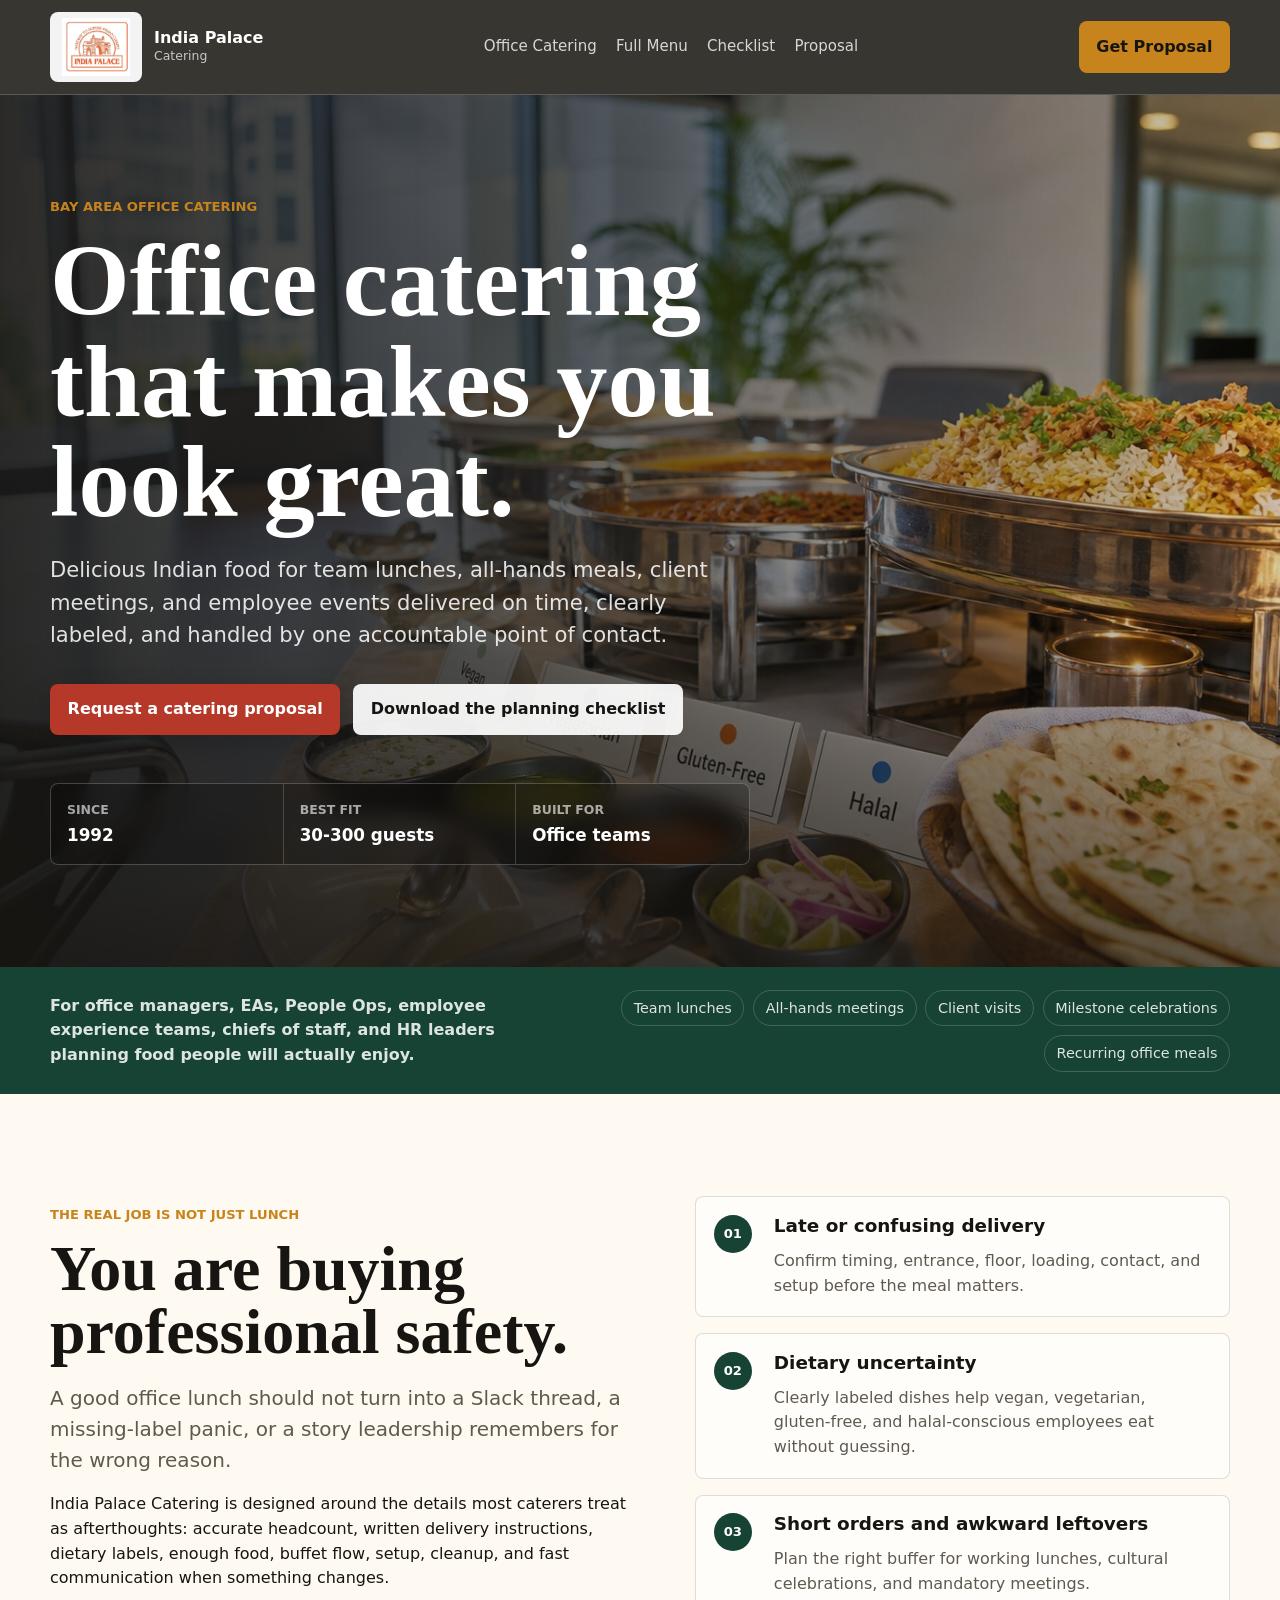
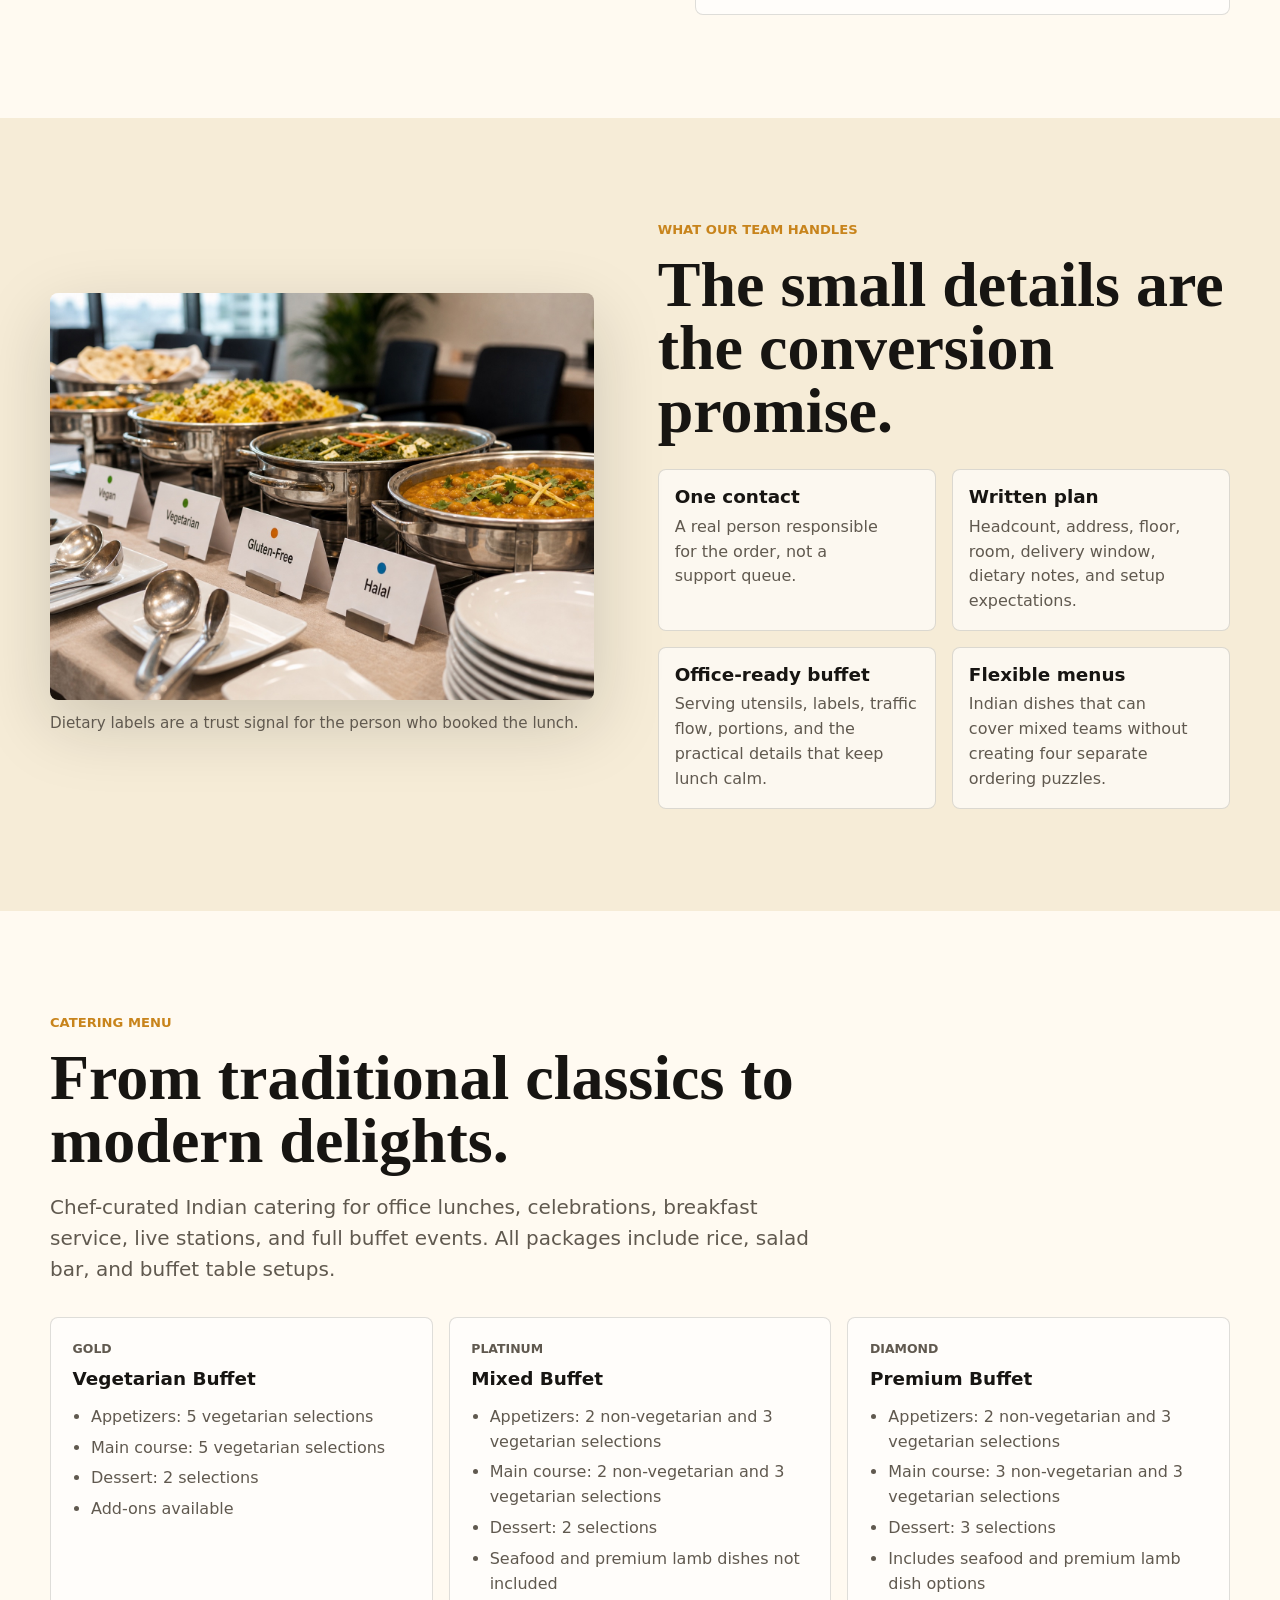
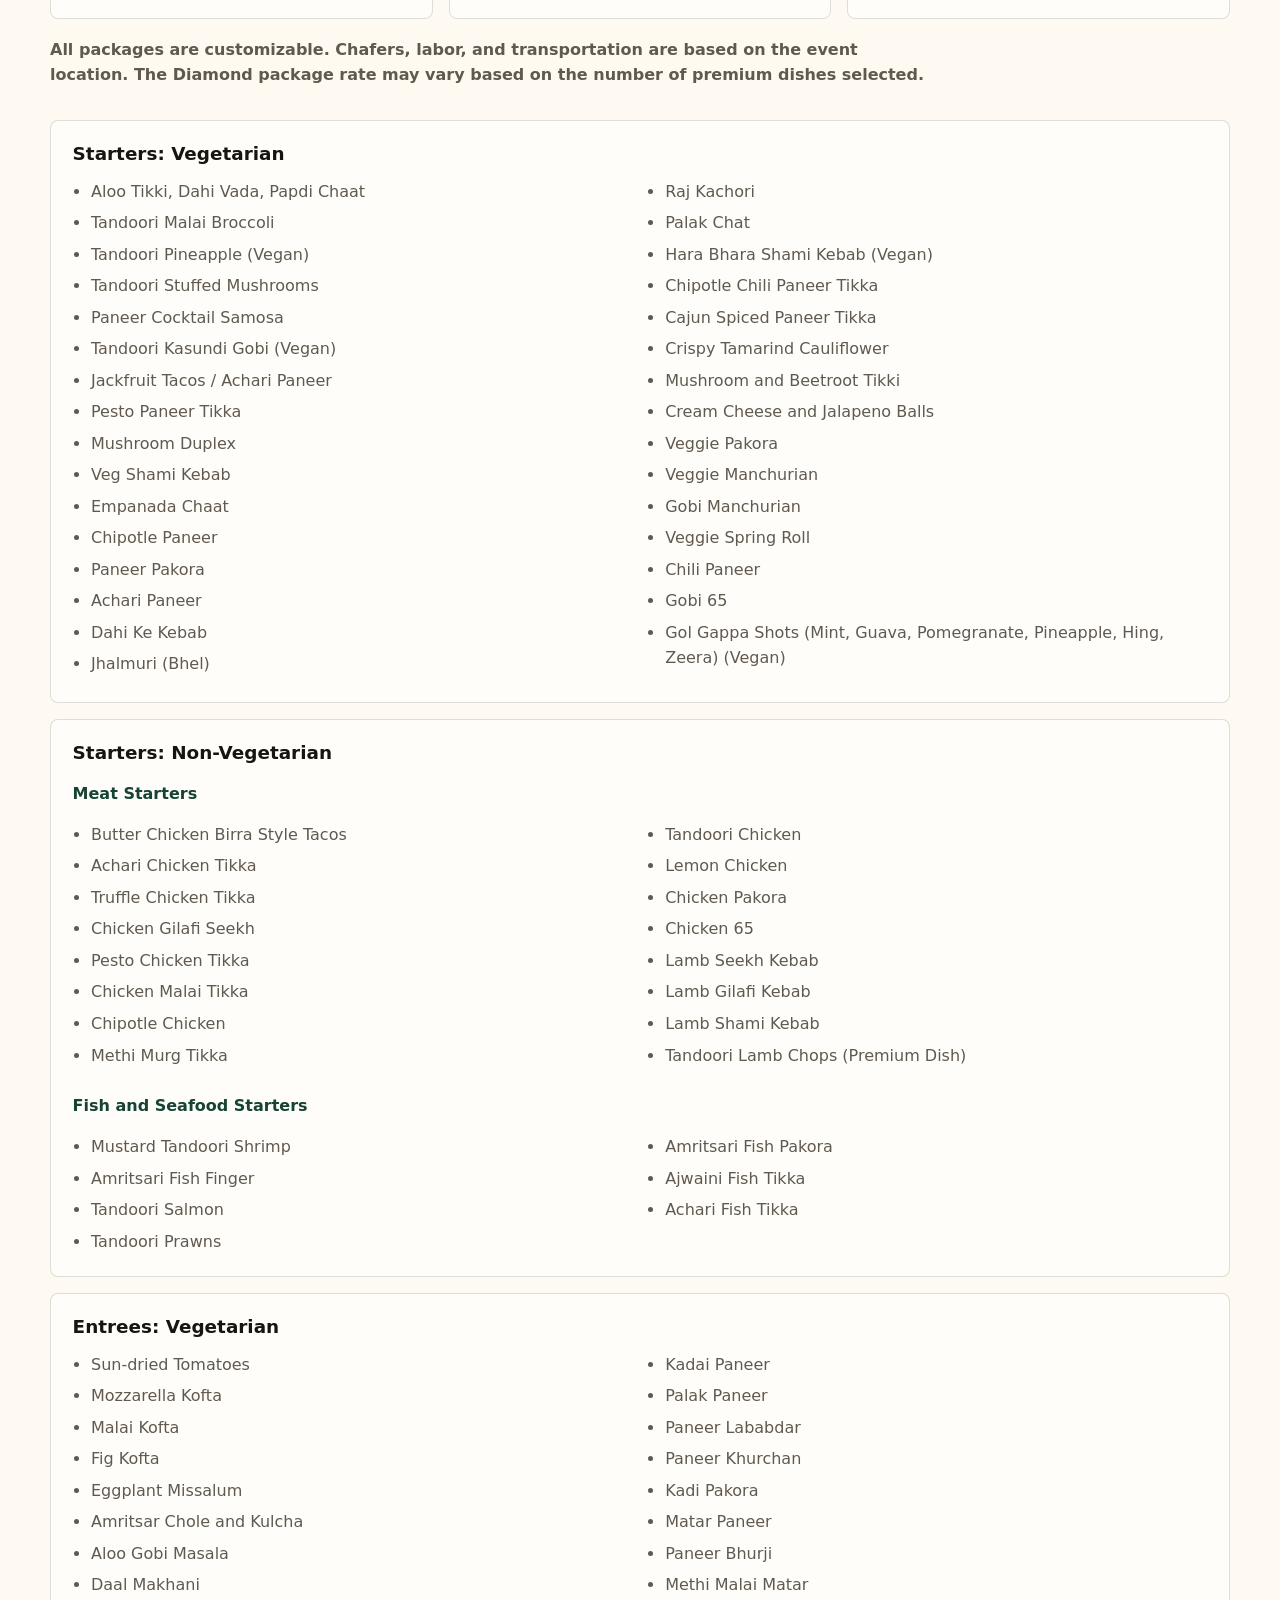
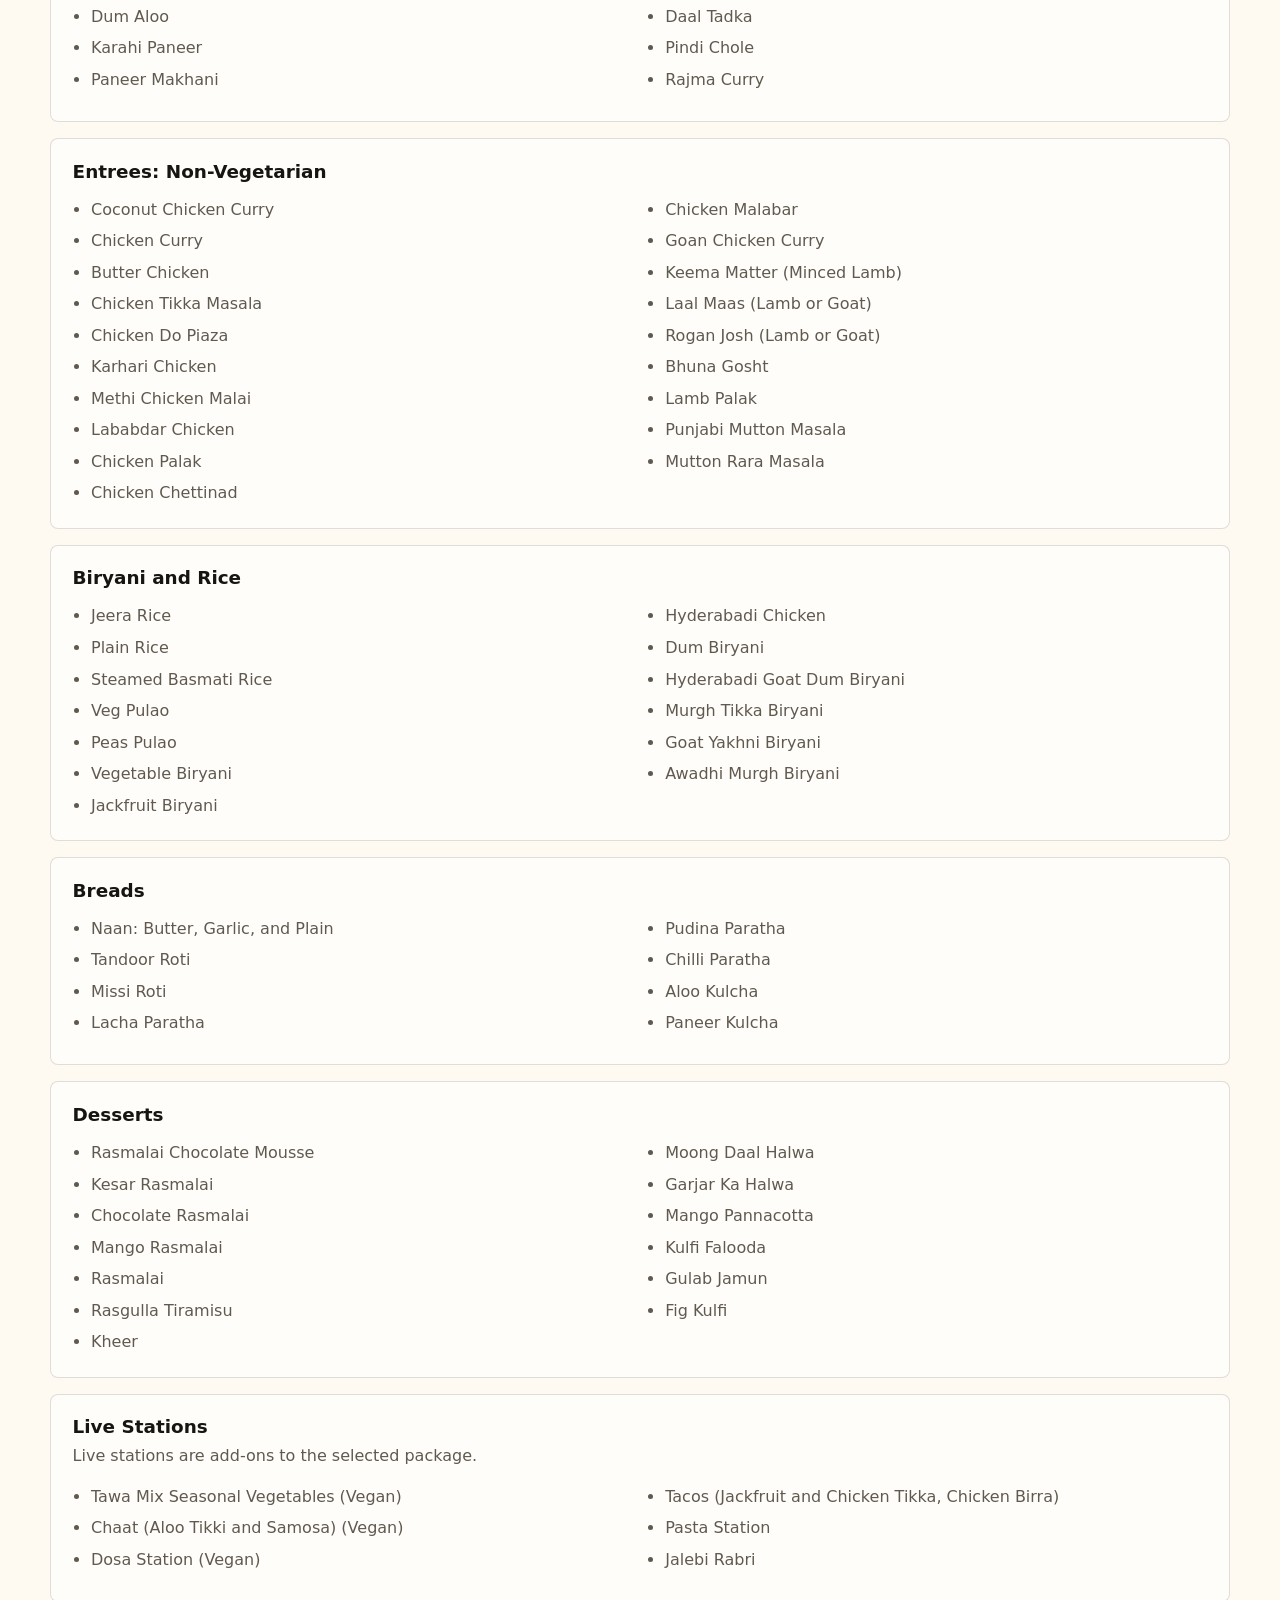
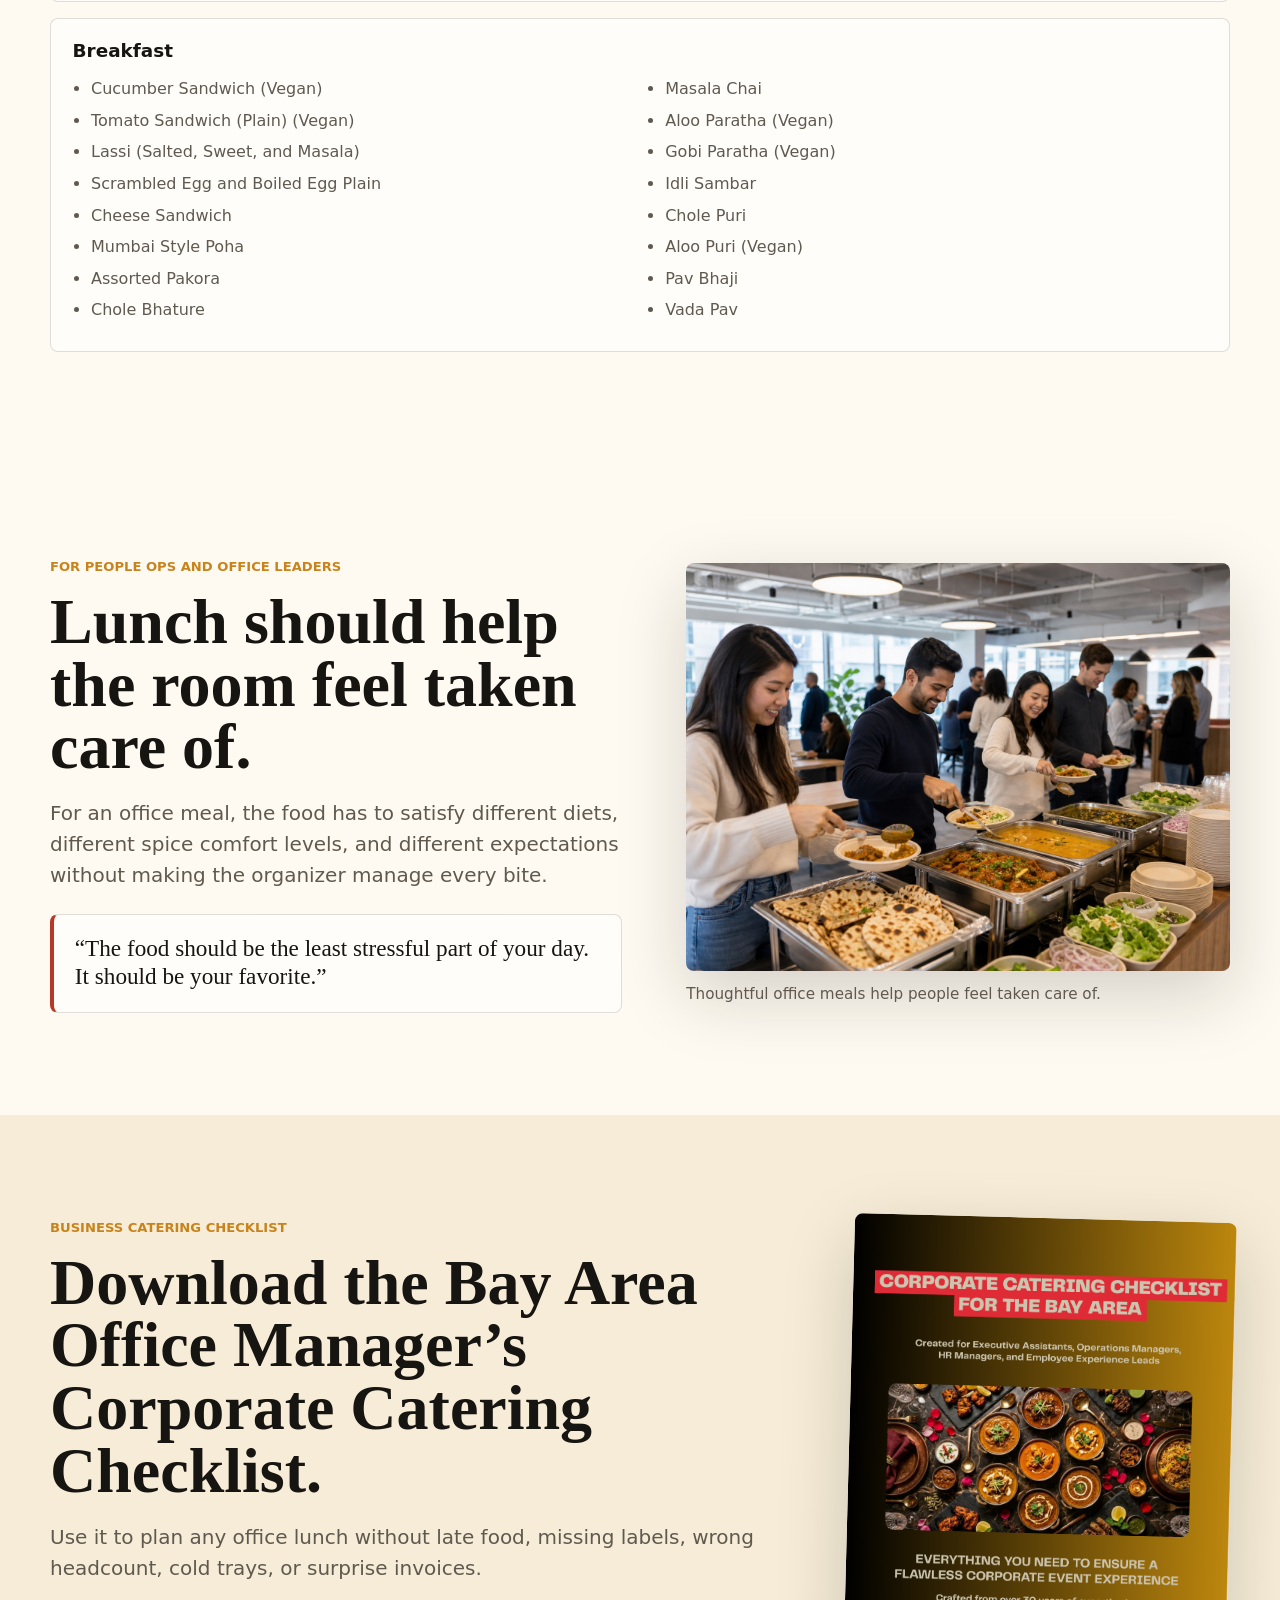
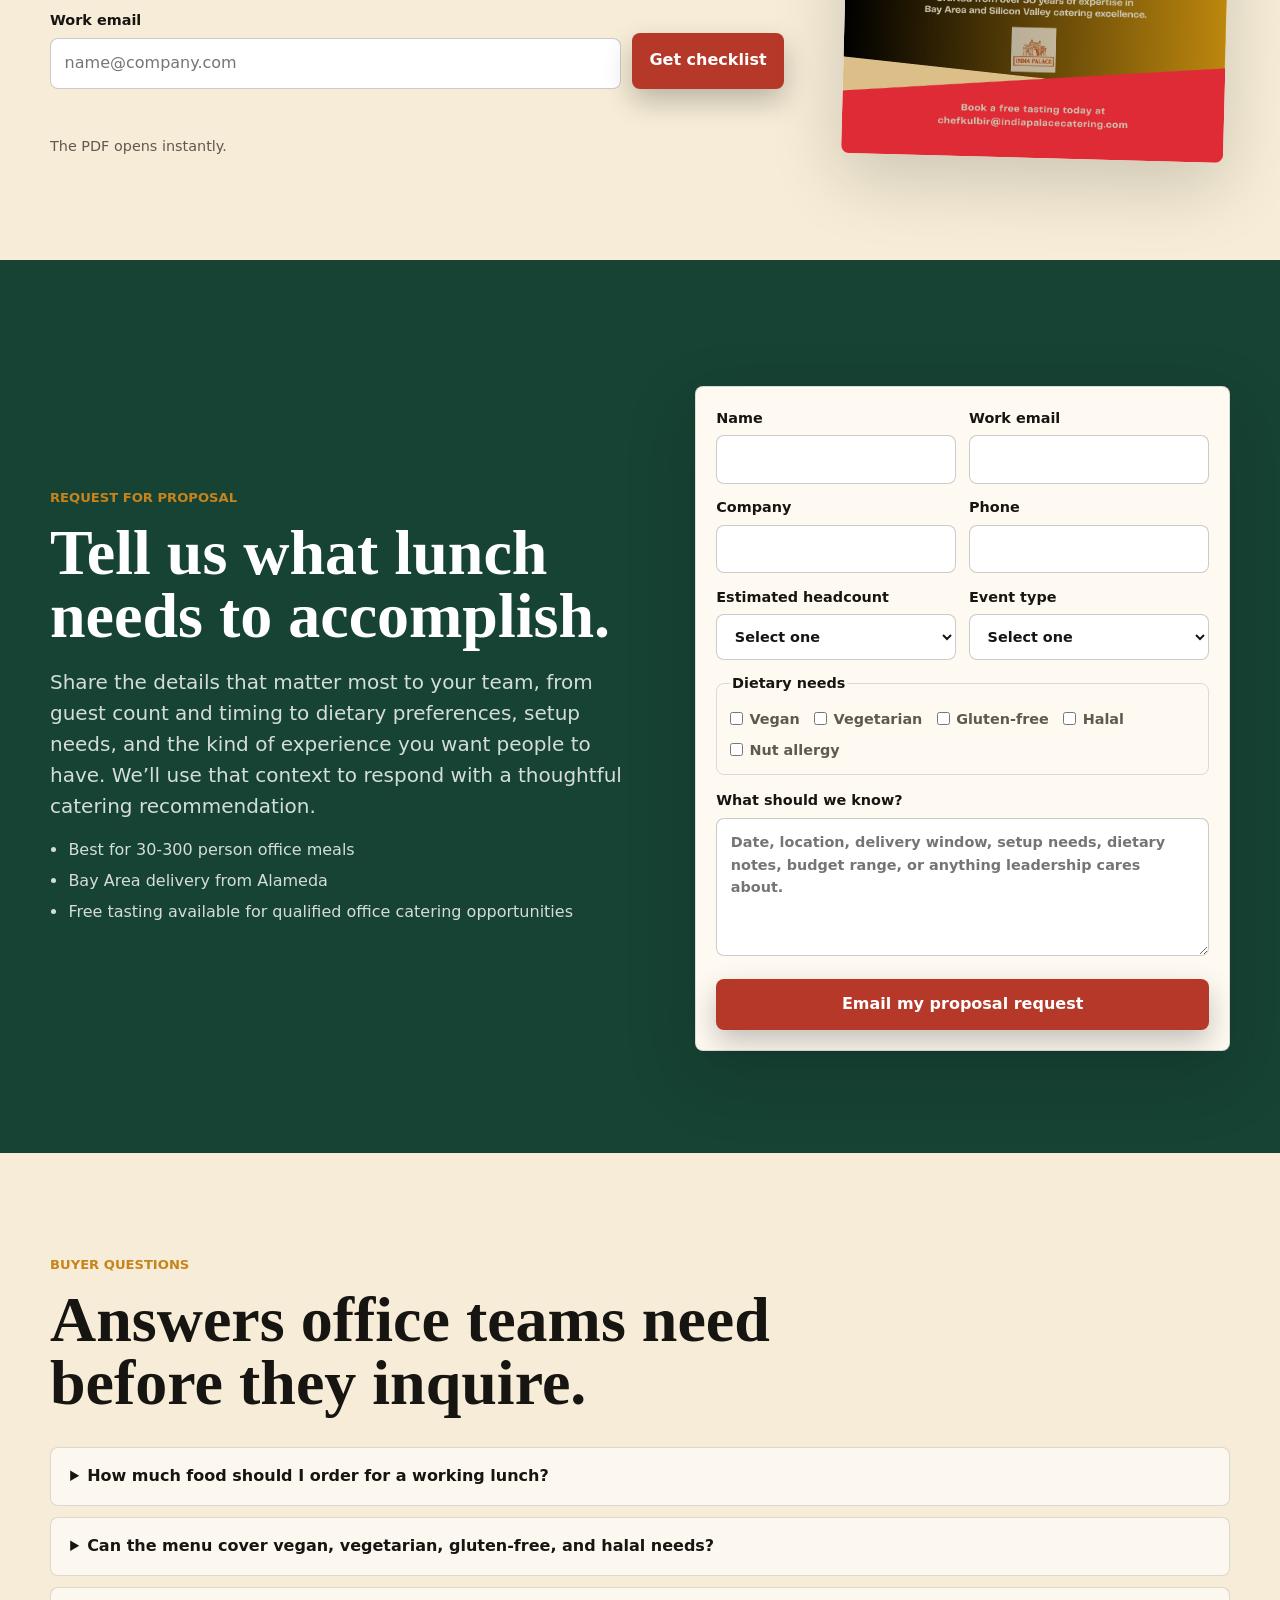
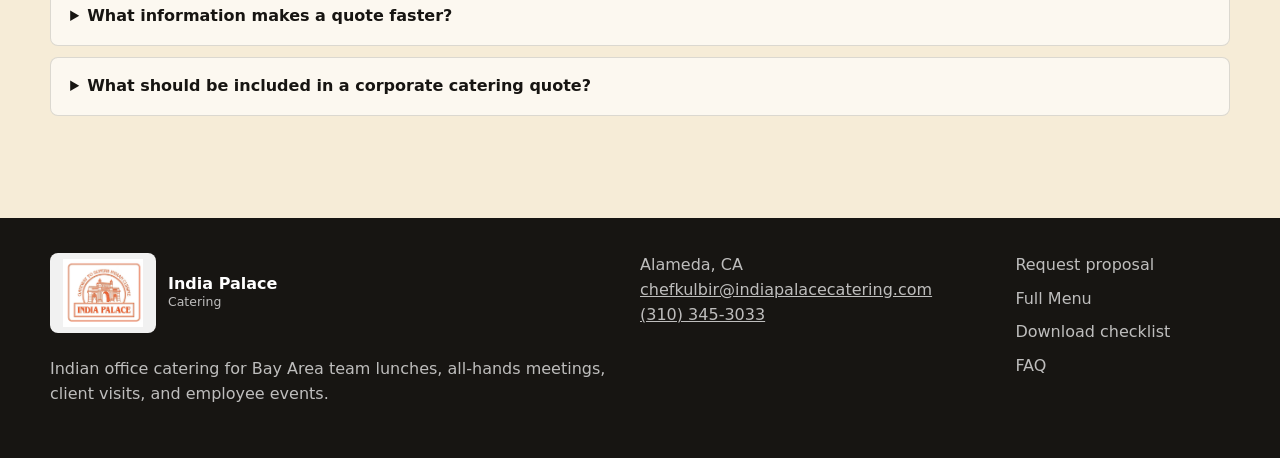
<file: office-catering/index.html>
<!doctype html>
<html lang="en">
  <head>
    <meta charset="utf-8">
    <meta name="viewport" content="width=device-width, initial-scale=1">
    <base href="../">
    <title>Bay Area Office Catering | India Palace Catering</title>
    <meta name="description" content="India Palace Catering helps Bay Area office managers plan reliable Indian catering for team lunches, all-hands, client meetings, and employee events for 30-300 people. On-time delivery, dietary labels, setup, cleanup, and one accountable contact.">
    <meta name="robots" content="index, follow, max-image-preview:large">
    <link rel="canonical" href="https://indiapalacecatering.com/office-catering/">
    <meta property="og:title" content="Bay Area Office Catering That Makes You Look Organized">
    <meta property="og:description" content="Indian catering for Bay Area offices: team lunches, all-hands, client meetings, and employee events for 30-300 people.">
    <meta property="og:type" content="website">
    <meta property="og:url" content="https://indiapalacecatering.com/office-catering/">
    <meta property="og:image" content="https://indiapalacecatering.com/assets/office-catering-hero.jpg">
    <meta name="twitter:card" content="summary_large_image">
    <link rel="preload" href="assets/office-catering-hero.jpg" as="image">
    <link rel="stylesheet" href="styles.css">
    <script type="application/ld+json">
      {
        "@context": "https://schema.org",
        "@graph": [
          {
            "@type": "WebSite",
            "@id": "https://indiapalacecatering.com/#website",
            "name": "India Palace Catering",
            "url": "https://indiapalacecatering.com/",
            "inLanguage": "en-US"
          },
          {
            "@type": "LocalBusiness",
            "@id": "https://indiapalacecatering.com/#business",
            "name": "India Palace Catering",
            "url": "https://indiapalacecatering.com/",
            "image": "https://indiapalacecatering.com/assets/office-catering-hero.jpg",
            "email": "chefkulbir@indiapalacecatering.com",
            "telephone": "+1-310-345-3033",
            "address": {
              "@type": "PostalAddress",
              "addressLocality": "Alameda",
              "addressRegion": "CA",
              "addressCountry": "US"
            },
            "areaServed": [
              "San Francisco Bay Area",
              "Silicon Valley",
              "Alameda",
              "Oakland",
              "San Francisco",
              "Berkeley",
              "San Jose",
              "Palo Alto",
              "Mountain View",
              "Sunnyvale"
            ],
            "servesCuisine": "Indian",
            "foundingDate": "1992",
            "description": "Bay Area Indian catering for office lunches, all-hands meetings, client meetings, employee events, and corporate celebrations.",
            "hasMenu": {
              "@type": "Menu",
              "name": "India Palace Catering Menu",
              "description": "Chef-curated Indian catering menu with vegetarian starters, non-vegetarian starters, vegetarian entrees, non-vegetarian entrees, biryani, rice, breads, desserts, live stations, breakfast items, and customizable catering packages.",
              "hasMenuSection": [
                { "@type": "MenuSection", "name": "Starters: Vegetarian" },
                { "@type": "MenuSection", "name": "Starters: Non-Vegetarian" },
                { "@type": "MenuSection", "name": "Entrees: Vegetarian" },
                { "@type": "MenuSection", "name": "Entrees: Non-Vegetarian" },
                { "@type": "MenuSection", "name": "Biryani and Rice" },
                { "@type": "MenuSection", "name": "Breads" },
                { "@type": "MenuSection", "name": "Desserts" },
                { "@type": "MenuSection", "name": "Live Stations" },
                { "@type": "MenuSection", "name": "Breakfast" },
                { "@type": "MenuSection", "name": "Catering Packages" }
              ]
            }
          },
          {
            "@type": "Service",
            "@id": "https://indiapalacecatering.com/#office-catering",
            "name": "Bay Area Office Catering",
            "provider": {
              "@id": "https://indiapalacecatering.com/#business"
            },
            "serviceType": "Corporate catering and office lunch catering",
            "areaServed": "San Francisco Bay Area",
            "audience": {
              "@type": "Audience",
              "audienceType": "Office managers, executive assistants, operations managers, employee experience managers, chiefs of staff, and HR teams"
            },
            "description": "Reliable Indian office catering for groups of 30 to 300 people with delivery, buffet setup, dietary labels, allergen-conscious planning, and cleanup support."
          },
          {
            "@type": "FAQPage",
            "@id": "https://indiapalacecatering.com/#faq",
            "mainEntity": [
              {
                "@type": "Question",
                "name": "How much notice do Bay Area offices need for catering?",
                "acceptedAnswer": {
                  "@type": "Answer",
                  "text": "Most office lunches should be planned at least 48 hours ahead when possible. India Palace Catering can also discuss urgent or last-minute requests depending on menu, headcount, and delivery location."
                }
              },
              {
                "@type": "Question",
                "name": "Can India Palace Catering handle vegan, vegetarian, gluten-free, and halal needs?",
                "acceptedAnswer": {
                  "@type": "Answer",
                  "text": "Yes. The menu can support common office dietary needs including vegan, vegetarian, gluten-free, and halal-friendly options. Dishes can be labeled so employees do not have to guess."
                }
              },
              {
                "@type": "Question",
                "name": "What office group sizes are a good fit?",
                "acceptedAnswer": {
                  "@type": "Answer",
                  "text": "The site is designed for office catering inquiries for roughly 30 to 300 people, including team lunches, all-hands meetings, client meetings, and employee celebrations."
                }
              },
              {
                "@type": "Question",
                "name": "Does India Palace Catering include setup and cleanup?",
                "acceptedAnswer": {
                  "@type": "Answer",
                  "text": "Setup, labeling, staffing, service style, and cleanup needs should be confirmed in the proposal. The inquiry form asks for those details so the quote reflects the real event requirements."
                }
              }
            ]
          }
        ]
      }
    </script>
  </head>
  <body>
    <a class="skip-link" href="#main">Skip to main content</a>
    <header class="site-header" aria-label="Primary navigation">
      <nav class="nav">
        <a class="brand" href="#" aria-label="India Palace Catering home">
          <img class="brand-logo" src="assets/india-palace-logo.png" alt="" aria-hidden="true">
          <span>
            <strong>India Palace</strong>
            <small>Catering</small>
          </span>
        </a>
        <div class="nav-links" aria-label="Page sections">
          <a href="#office-catering">Office Catering</a>
          <a href="#menus">Full Menu</a>
          <a href="#checklist">Checklist</a>
          <a href="#proposal">Proposal</a>
        </div>
        <a class="nav-cta" href="#proposal">Get Proposal</a>
      </nav>
    </header>

    <main id="main">
      <section class="hero" aria-labelledby="hero-title">
        <div class="hero-media">
          <img src="assets/office-catering-hero.jpg" alt="Indian office catering buffet with labeled dishes in a modern Bay Area conference room">
        </div>
        <div class="hero-overlay"></div>
        <div class="hero-content">
          <p class="eyebrow">Bay Area office catering</p>
          <h1 id="hero-title">Office catering that makes you look great.</h1>
          <p class="hero-copy">Delicious Indian food for team lunches, all-hands meals, client meetings, and employee events delivered on time, clearly labeled, and handled by one accountable point of contact.</p>
          <div class="hero-actions" aria-label="Primary actions">
            <a class="button button-primary" href="#proposal">Request a catering proposal</a>
            <a class="button button-secondary" href="#checklist">Download the planning checklist</a>
          </div>
          <dl class="proof-strip" aria-label="Service highlights">
            <div>
              <dt>Since</dt>
              <dd>1992</dd>
            </div>
            <div>
              <dt>Best fit</dt>
              <dd>30-300 guests</dd>
            </div>
            <div>
              <dt>Built for</dt>
              <dd>Office teams</dd>
            </div>
          </dl>
        </div>
      </section>

      <section class="section trust-band" aria-label="Audience fit">
        <div class="section-inner trust-grid">
          <p>For office managers, EAs, People Ops, employee experience teams, chiefs of staff, and HR leaders planning food people will actually enjoy.</p>
          <ul aria-label="Common office catering occasions">
            <li>Team lunches</li>
            <li>All-hands meetings</li>
            <li>Client visits</li>
            <li>Milestone celebrations</li>
            <li>Recurring office meals</li>
          </ul>
        </div>
      </section>

      <section id="office-catering" class="section problem-section" aria-labelledby="problem-title">
        <div class="section-inner split">
          <div>
            <p class="eyebrow">The real job is not just lunch</p>
            <h2 id="problem-title">You are buying professional safety.</h2>
            <p class="lead">A good office lunch should not turn into a Slack thread, a missing-label panic, or a story leadership remembers for the wrong reason.</p>
            <p>India Palace Catering is designed around the details most caterers treat as afterthoughts: accurate headcount, written delivery instructions, dietary labels, enough food, buffet flow, setup, cleanup, and fast communication when something changes.</p>
          </div>
          <div class="risk-list" aria-label="Office catering risks India Palace helps prevent">
            <article>
              <span>01</span>
              <h3>Late or confusing delivery</h3>
              <p>Confirm timing, entrance, floor, loading, contact, and setup before the meal matters.</p>
            </article>
            <article>
              <span>02</span>
              <h3>Dietary uncertainty</h3>
              <p>Clearly labeled dishes help vegan, vegetarian, gluten-free, and halal-conscious employees eat without guessing.</p>
            </article>
            <article>
              <span>03</span>
              <h3>Short orders and awkward leftovers</h3>
              <p>Plan the right buffer for working lunches, cultural celebrations, and mandatory meetings.</p>
            </article>
          </div>
        </div>
      </section>

      <section class="section operations-section" aria-labelledby="operations-title">
        <div class="section-inner media-split">
          <figure>
            <img src="assets/dietary-labels.jpg" alt="Close-up of labeled Indian catering dishes showing dietary cards for office guests">
            <figcaption>Dietary labels are a trust signal for the person who booked the lunch.</figcaption>
          </figure>
          <div>
            <p class="eyebrow">What our team handles</p>
            <h2 id="operations-title">The small details are the conversion promise.</h2>
            <div class="feature-grid">
              <article>
                <h3>One contact</h3>
                <p>A real person responsible for the order, not a support queue.</p>
              </article>
              <article>
                <h3>Written plan</h3>
                <p>Headcount, address, floor, room, delivery window, dietary notes, and setup expectations.</p>
              </article>
              <article>
                <h3>Office-ready buffet</h3>
                <p>Serving utensils, labels, traffic flow, portions, and the practical details that keep lunch calm.</p>
              </article>
              <article>
                <h3>Flexible menus</h3>
                <p>Indian dishes that can cover mixed teams without creating four separate ordering puzzles.</p>
              </article>
            </div>
          </div>
        </div>
      </section>

      <section id="menus" class="section menus-section" aria-labelledby="menus-title">
        <div class="section-inner">
          <div class="section-heading">
            <p class="eyebrow">Catering menu</p>
            <h2 id="menus-title">From traditional classics to modern delights.</h2>
            <p class="lead">Chef-curated Indian catering for office lunches, celebrations, breakfast service, live stations, and full buffet events. All packages include rice, salad bar, and buffet table setups.</p>
          </div>
          <div class="package-grid" aria-label="Catering package options">
            <article class="package-card">
              <p class="card-kicker">Gold</p>
              <h3>Vegetarian Buffet</h3>
              <ul>
                <li>Appetizers: 5 vegetarian selections</li>
                <li>Main course: 5 vegetarian selections</li>
                <li>Dessert: 2 selections</li>
                <li>Add-ons available</li>
              </ul>
            </article>
            <article class="package-card">
              <p class="card-kicker">Platinum</p>
              <h3>Mixed Buffet</h3>
              <ul>
                <li>Appetizers: 2 non-vegetarian and 3 vegetarian selections</li>
                <li>Main course: 2 non-vegetarian and 3 vegetarian selections</li>
                <li>Dessert: 2 selections</li>
                <li>Seafood and premium lamb dishes not included</li>
              </ul>
            </article>
            <article class="package-card">
              <p class="card-kicker">Diamond</p>
              <h3>Premium Buffet</h3>
              <ul>
                <li>Appetizers: 2 non-vegetarian and 3 vegetarian selections</li>
                <li>Main course: 3 non-vegetarian and 3 vegetarian selections</li>
                <li>Dessert: 3 selections</li>
                <li>Includes seafood and premium lamb dish options</li>
              </ul>
            </article>
          </div>

          <p class="menu-note">All packages are customizable. Chafers, labor, and transportation are based on the event location. The Diamond package rate may vary based on the number of premium dishes selected.</p>

          <div class="full-menu" aria-label="India Palace catering menu items">
            <article class="menu-section-card">
              <h3>Starters: Vegetarian</h3>
              <ul class="menu-columns">
                <li>Aloo Tikki, Dahi Vada, Papdi Chaat</li>
                <li>Tandoori Malai Broccoli</li>
                <li>Tandoori Pineapple (Vegan)</li>
                <li>Tandoori Stuffed Mushrooms</li>
                <li>Paneer Cocktail Samosa</li>
                <li>Tandoori Kasundi Gobi (Vegan)</li>
                <li>Jackfruit Tacos / Achari Paneer</li>
                <li>Pesto Paneer Tikka</li>
                <li>Mushroom Duplex</li>
                <li>Veg Shami Kebab</li>
                <li>Empanada Chaat</li>
                <li>Chipotle Paneer</li>
                <li>Paneer Pakora</li>
                <li>Achari Paneer</li>
                <li>Dahi Ke Kebab</li>
                <li>Jhalmuri (Bhel)</li>
                <li>Raj Kachori</li>
                <li>Palak Chat</li>
                <li>Hara Bhara Shami Kebab (Vegan)</li>
                <li>Chipotle Chili Paneer Tikka</li>
                <li>Cajun Spiced Paneer Tikka</li>
                <li>Crispy Tamarind Cauliflower</li>
                <li>Mushroom and Beetroot Tikki</li>
                <li>Cream Cheese and Jalapeno Balls</li>
                <li>Veggie Pakora</li>
                <li>Veggie Manchurian</li>
                <li>Gobi Manchurian</li>
                <li>Veggie Spring Roll</li>
                <li>Chili Paneer</li>
                <li>Gobi 65</li>
                <li>Gol Gappa Shots (Mint, Guava, Pomegranate, Pineapple, Hing, Zeera) (Vegan)</li>
              </ul>
            </article>

            <article class="menu-section-card">
              <h3>Starters: Non-Vegetarian</h3>
              <h4>Meat Starters</h4>
              <ul class="menu-columns">
                <li>Butter Chicken Birra Style Tacos</li>
                <li>Achari Chicken Tikka</li>
                <li>Truffle Chicken Tikka</li>
                <li>Chicken Gilafi Seekh</li>
                <li>Pesto Chicken Tikka</li>
                <li>Chicken Malai Tikka</li>
                <li>Chipotle Chicken</li>
                <li>Methi Murg Tikka</li>
                <li>Tandoori Chicken</li>
                <li>Lemon Chicken</li>
                <li>Chicken Pakora</li>
                <li>Chicken 65</li>
                <li>Lamb Seekh Kebab</li>
                <li>Lamb Gilafi Kebab</li>
                <li>Lamb Shami Kebab</li>
                <li>Tandoori Lamb Chops (Premium Dish)</li>
              </ul>
              <h4>Fish and Seafood Starters</h4>
              <ul class="menu-columns compact">
                <li>Mustard Tandoori Shrimp</li>
                <li>Amritsari Fish Finger</li>
                <li>Tandoori Salmon</li>
                <li>Tandoori Prawns</li>
                <li>Amritsari Fish Pakora</li>
                <li>Ajwaini Fish Tikka</li>
                <li>Achari Fish Tikka</li>
              </ul>
            </article>

            <article class="menu-section-card">
              <h3>Entrees: Vegetarian</h3>
              <ul class="menu-columns">
                <li>Sun-dried Tomatoes</li>
                <li>Mozzarella Kofta</li>
                <li>Malai Kofta</li>
                <li>Fig Kofta</li>
                <li>Eggplant Missalum</li>
                <li>Amritsar Chole and Kulcha</li>
                <li>Aloo Gobi Masala</li>
                <li>Daal Makhani</li>
                <li>Dum Aloo</li>
                <li>Karahi Paneer</li>
                <li>Paneer Makhani</li>
                <li>Kadai Paneer</li>
                <li>Palak Paneer</li>
                <li>Paneer Lababdar</li>
                <li>Paneer Khurchan</li>
                <li>Kadi Pakora</li>
                <li>Matar Paneer</li>
                <li>Paneer Bhurji</li>
                <li>Methi Malai Matar</li>
                <li>Daal Tadka</li>
                <li>Pindi Chole</li>
                <li>Rajma Curry</li>
              </ul>
            </article>

            <article class="menu-section-card">
              <h3>Entrees: Non-Vegetarian</h3>
              <ul class="menu-columns">
                <li>Coconut Chicken Curry</li>
                <li>Chicken Curry</li>
                <li>Butter Chicken</li>
                <li>Chicken Tikka Masala</li>
                <li>Chicken Do Piaza</li>
                <li>Karhari Chicken</li>
                <li>Methi Chicken Malai</li>
                <li>Lababdar Chicken</li>
                <li>Chicken Palak</li>
                <li>Chicken Chettinad</li>
                <li>Chicken Malabar</li>
                <li>Goan Chicken Curry</li>
                <li>Keema Matter (Minced Lamb)</li>
                <li>Laal Maas (Lamb or Goat)</li>
                <li>Rogan Josh (Lamb or Goat)</li>
                <li>Bhuna Gosht</li>
                <li>Lamb Palak</li>
                <li>Punjabi Mutton Masala</li>
                <li>Mutton Rara Masala</li>
              </ul>
            </article>

            <article class="menu-section-card">
              <h3>Biryani and Rice</h3>
              <ul class="menu-columns compact">
                <li>Jeera Rice</li>
                <li>Plain Rice</li>
                <li>Steamed Basmati Rice</li>
                <li>Veg Pulao</li>
                <li>Peas Pulao</li>
                <li>Vegetable Biryani</li>
                <li>Jackfruit Biryani</li>
                <li>Hyderabadi Chicken</li>
                <li>Dum Biryani</li>
                <li>Hyderabadi Goat Dum Biryani</li>
                <li>Murgh Tikka Biryani</li>
                <li>Goat Yakhni Biryani</li>
                <li>Awadhi Murgh Biryani</li>
              </ul>
            </article>

            <article class="menu-section-card">
              <h3>Breads</h3>
              <ul class="menu-columns compact">
                <li>Naan: Butter, Garlic, and Plain</li>
                <li>Tandoor Roti</li>
                <li>Missi Roti</li>
                <li>Lacha Paratha</li>
                <li>Pudina Paratha</li>
                <li>Chilli Paratha</li>
                <li>Aloo Kulcha</li>
                <li>Paneer Kulcha</li>
              </ul>
            </article>

            <article class="menu-section-card">
              <h3>Desserts</h3>
              <ul class="menu-columns compact">
                <li>Rasmalai Chocolate Mousse</li>
                <li>Kesar Rasmalai</li>
                <li>Chocolate Rasmalai</li>
                <li>Mango Rasmalai</li>
                <li>Rasmalai</li>
                <li>Rasgulla Tiramisu</li>
                <li>Kheer</li>
                <li>Moong Daal Halwa</li>
                <li>Garjar Ka Halwa</li>
                <li>Mango Pannacotta</li>
                <li>Kulfi Falooda</li>
                <li>Gulab Jamun</li>
                <li>Fig Kulfi</li>
              </ul>
            </article>

            <article class="menu-section-card">
              <h3>Live Stations</h3>
              <p class="menu-section-note">Live stations are add-ons to the selected package.</p>
              <ul class="menu-columns compact">
                <li>Tawa Mix Seasonal Vegetables (Vegan)</li>
                <li>Chaat (Aloo Tikki and Samosa) (Vegan)</li>
                <li>Dosa Station (Vegan)</li>
                <li>Tacos (Jackfruit and Chicken Tikka, Chicken Birra)</li>
                <li>Pasta Station</li>
                <li>Jalebi Rabri</li>
              </ul>
            </article>

            <article class="menu-section-card">
              <h3>Breakfast</h3>
              <ul class="menu-columns compact">
                <li>Cucumber Sandwich (Vegan)</li>
                <li>Tomato Sandwich (Plain) (Vegan)</li>
                <li>Lassi (Salted, Sweet, and Masala)</li>
                <li>Scrambled Egg and Boiled Egg Plain</li>
                <li>Cheese Sandwich</li>
                <li>Mumbai Style Poha</li>
                <li>Assorted Pakora</li>
                <li>Chole Bhature</li>
                <li>Masala Chai</li>
                <li>Aloo Paratha (Vegan)</li>
                <li>Gobi Paratha (Vegan)</li>
                <li>Idli Sambar</li>
                <li>Chole Puri</li>
                <li>Aloo Puri (Vegan)</li>
                <li>Pav Bhaji</li>
                <li>Vada Pav</li>
              </ul>
            </article>
          </div>
        </div>
      </section>

      <section class="section culture-section" aria-labelledby="culture-title">
        <div class="section-inner media-split reverse">
          <figure>
            <img src="assets/team-lunch.jpg" alt="Office employees serving themselves Indian lunch from a catered buffet in a bright break room">
            <figcaption>Thoughtful office meals help people feel taken care of.</figcaption>
          </figure>
          <div>
            <p class="eyebrow">For People Ops and office leaders</p>
            <h2 id="culture-title">Lunch should help the room feel taken care of.</h2>
            <p class="lead">For an office meal, the food has to satisfy different diets, different spice comfort levels, and different expectations without making the organizer manage every bite.</p>
            <div class="quote-panel">
              <blockquote>“The food should be the least stressful part of your day. It should be your favorite.”</blockquote>
            </div>
          </div>
        </div>
      </section>

      <section id="checklist" class="section checklist-section" aria-labelledby="checklist-title">
        <div class="section-inner checklist-grid">
          <div>
            <p class="eyebrow">Business Catering Checklist</p>
            <h2 id="checklist-title">Download the Bay Area Office Manager’s Corporate Catering Checklist.</h2>
            <p class="lead">Use it to plan any office lunch without late food, missing labels, wrong headcount, cold trays, or surprise invoices.</p>
            <form class="download-form" id="download-form" action="/api/checklist-lead" method="post">
              <label for="download-email">Work email</label>
              <div class="inline-form">
                <input id="download-email" name="email" type="email" autocomplete="email" placeholder="name@company.com" required>
                <button class="button button-primary" type="submit">Get checklist</button>
              </div>
              <p class="form-status" id="download-status" role="status" aria-live="polite"></p>
              <p class="form-note">The PDF opens instantly.</p>
            </form>
          </div>
          <a class="checklist-preview" href="downloads/india-palace-corporate-catering-checklist.pdf" aria-label="Open corporate catering checklist PDF">
            <img src="assets/checklist-cover.png" alt="Cover page for the India Palace Corporate Catering Checklist">
          </a>
        </div>
      </section>

      <section id="proposal" class="section proposal-section" aria-labelledby="proposal-title">
        <div class="section-inner proposal-grid">
          <div>
            <p class="eyebrow">Request for proposal</p>
            <h2 id="proposal-title">Tell us what lunch needs to accomplish.</h2>
            <p class="lead">Share the details that matter most to your team, from guest count and timing to dietary preferences, setup needs, and the kind of experience you want people to have. We’ll use that context to respond with a thoughtful catering recommendation.</p>
            <ul class="proposal-points">
              <li>Best for 30-300 person office meals</li>
              <li>Bay Area delivery from Alameda</li>
              <li>Free tasting available for qualified office catering opportunities</li>
            </ul>
          </div>
          <form class="proposal-form" id="proposal-form">
            <div class="field-pair">
              <label for="name">Name<input id="name" name="name" autocomplete="name" required></label>
              <label for="email">Work email<input id="email" name="email" type="email" autocomplete="email" required></label>
            </div>
            <div class="field-pair">
              <label for="company">Company<input id="company" name="company" autocomplete="organization"></label>
              <label for="phone">Phone<input id="phone" name="phone" type="tel" autocomplete="tel"></label>
            </div>
            <div class="field-pair">
              <label for="headcount">Estimated headcount
                <select id="headcount" name="headcount" required>
                  <option value="">Select one</option>
                  <option>30-50</option>
                  <option>50-75</option>
                  <option>75-100</option>
                  <option>100-150</option>
                  <option>150-200</option>
                  <option>200-300</option>
                  <option>300+</option>
                </select>
              </label>
              <label for="event-type">Event type
                <select id="event-type" name="event_type" required>
                  <option value="">Select one</option>
                  <option>Team lunch</option>
                  <option>All-hands meeting</option>
                  <option>Client meeting</option>
                  <option>Employee celebration</option>
                  <option>Recurring office lunch</option>
                  <option>Other office event</option>
                </select>
              </label>
            </div>
            <fieldset>
              <legend>Dietary needs</legend>
              <label><input type="checkbox" name="dietary" value="Vegan"> Vegan</label>
              <label><input type="checkbox" name="dietary" value="Vegetarian"> Vegetarian</label>
              <label><input type="checkbox" name="dietary" value="Gluten-free"> Gluten-free</label>
              <label><input type="checkbox" name="dietary" value="Halal"> Halal</label>
              <label><input type="checkbox" name="dietary" value="Nut allergy"> Nut allergy</label>
            </fieldset>
            <label for="details">What should we know?
              <textarea id="details" name="details" rows="5" placeholder="Date, location, delivery window, setup needs, dietary notes, budget range, or anything leadership cares about."></textarea>
            </label>
            <button class="button button-primary full-width" type="submit">Email my proposal request</button>
          </form>
        </div>
      </section>

      <section class="section faq-section" aria-labelledby="faq-title">
        <div class="section-inner">
          <div class="section-heading">
            <p class="eyebrow">Buyer questions</p>
            <h2 id="faq-title">Answers office teams need before they inquire.</h2>
          </div>
          <div class="faq-list">
            <details>
              <summary>How much food should I order for a working lunch?</summary>
              <p>For a desk or meeting-room lunch, plan around 85% of confirmed headcount plus a 10% buffer. For an all-hands or mandatory meeting, order for the full headcount.</p>
            </details>
            <details>
              <summary>Can the menu cover vegan, vegetarian, gluten-free, and halal needs?</summary>
              <p>Yes. Indian menus are especially flexible for mixed office teams because vegetarian, vegan, lentil, rice, and halal-friendly options can live naturally in the same buffet.</p>
            </details>
            <details>
              <summary>What information makes a quote faster?</summary>
              <p>Headcount, date, delivery address, floor or room, delivery window, event type, dietary restrictions, setup expectations, cleanup needs, and whether leadership or clients will attend.</p>
            </details>
            <details>
              <summary>What should be included in a corporate catering quote?</summary>
              <p>Ask for food cost, delivery, setup, equipment, service staff, cleanup, gratuity, dietary labeling, and any additional fees. A clear quote prevents surprise invoices.</p>
            </details>
          </div>
        </div>
      </section>
    </main>

    <footer class="footer">
      <div class="section-inner footer-grid">
        <div>
          <a class="brand footer-brand" href="#" aria-label="India Palace Catering home">
            <img class="brand-logo" src="assets/india-palace-logo.png" alt="" aria-hidden="true">
            <span>
              <strong>India Palace</strong>
              <small>Catering</small>
            </span>
          </a>
          <p>Indian office catering for Bay Area team lunches, all-hands meetings, client visits, and employee events.</p>
        </div>
        <address>
          Alameda, CA<br>
          <a href="mailto:chefkulbir@indiapalacecatering.com">chefkulbir@indiapalacecatering.com</a><br>
          <a href="tel:+13103453033">(310) 345-3033</a>
        </address>
        <div class="footer-links">
          <a href="#proposal">Request proposal</a>
          <a href="#menus">Full Menu</a>
          <a href="downloads/india-palace-corporate-catering-checklist.pdf">Download checklist</a>
          <a href="#faq">FAQ</a>
        </div>
      </div>
    </footer>
    <script src="script.js"></script>
  </body>
</html>
</file>
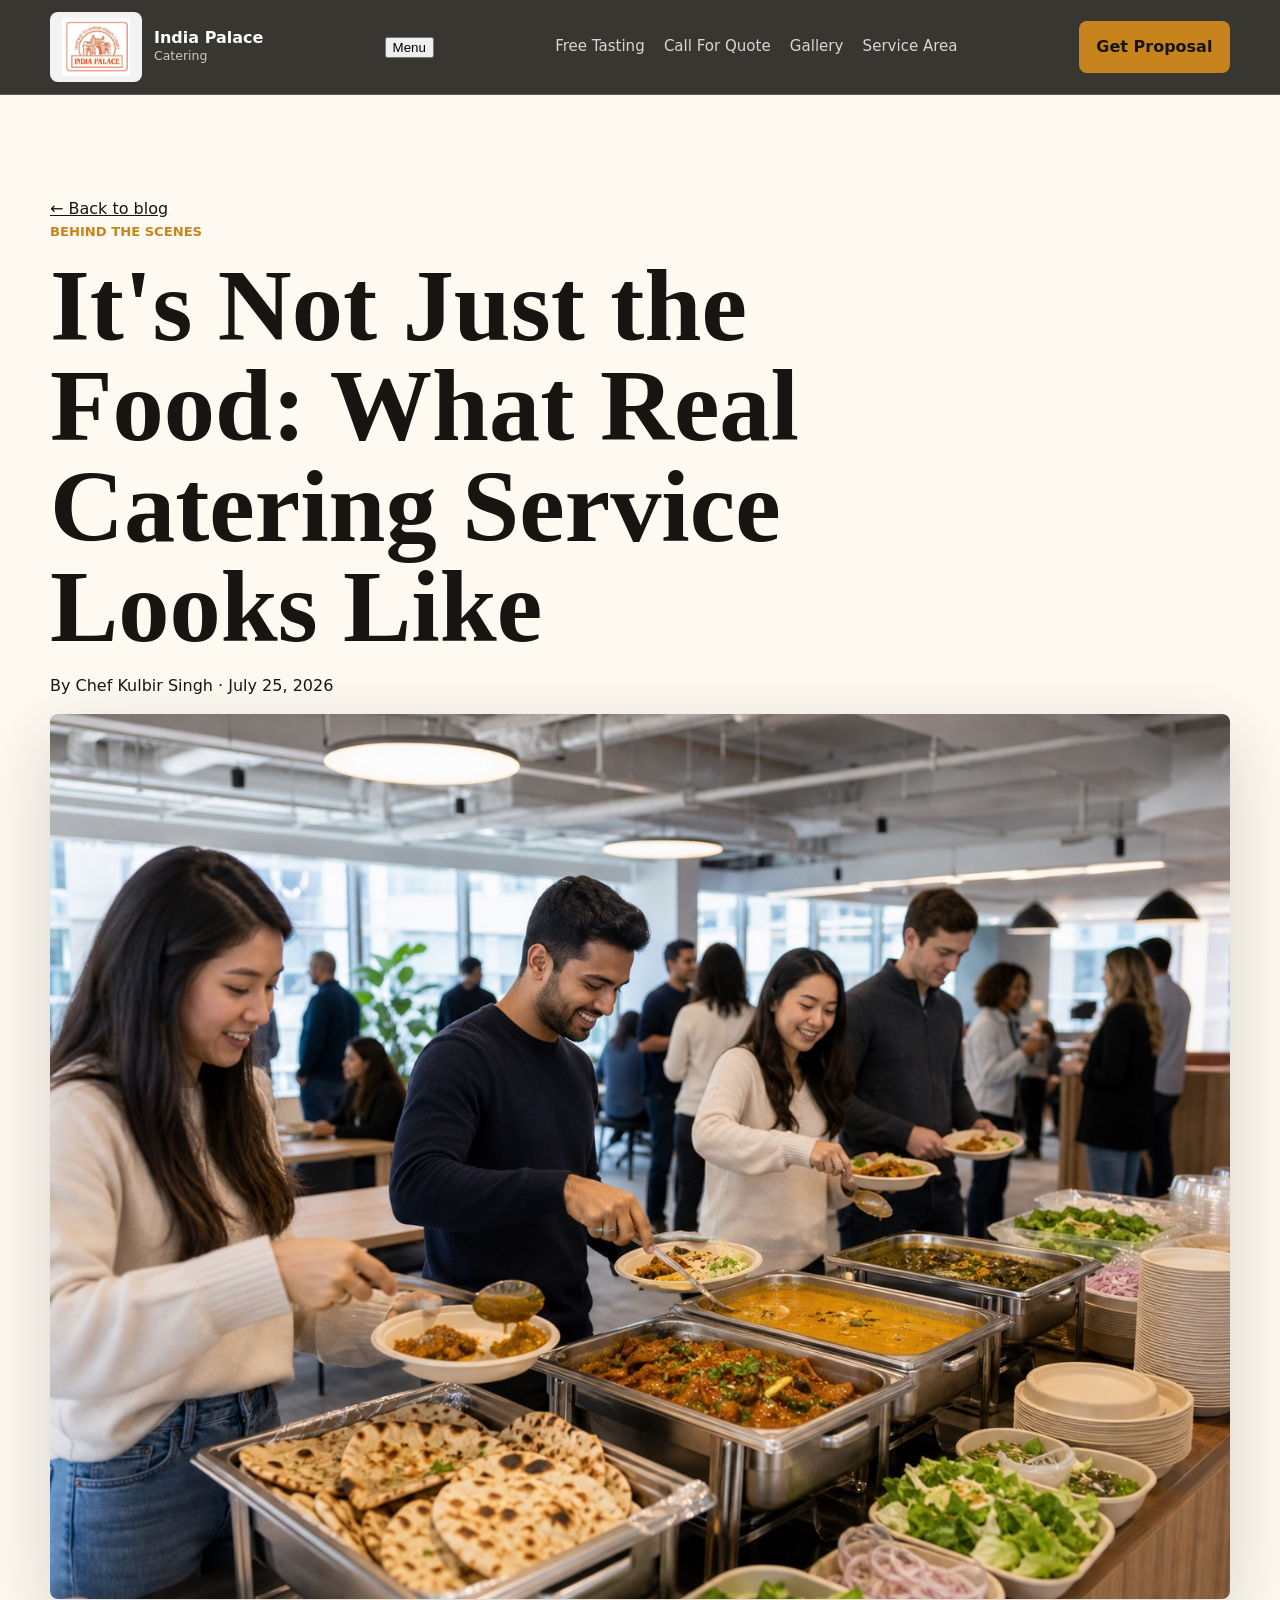
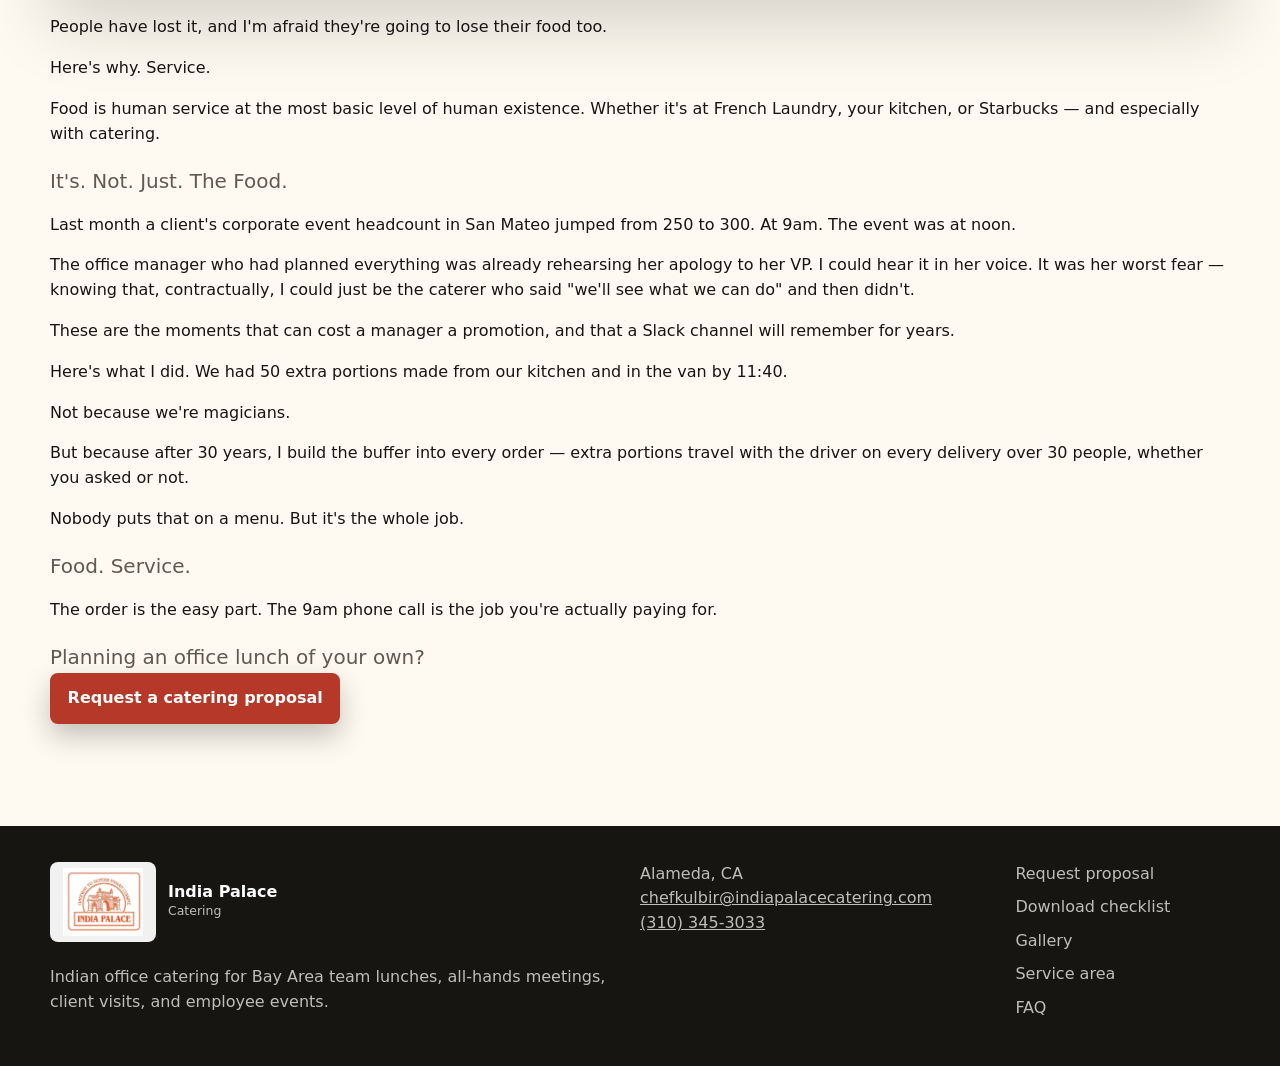
<file: blog/its-not-just-the-food/index.html>
<!doctype html>
<html lang="en">
  <head>
    <meta charset="utf-8">
    <meta name="viewport" content="width=device-width, initial-scale=1">
    <title>It's Not Just the Food | India Palace Catering</title>
    <meta name="description" content="When a Bay Area office lunch headcount jumped from 250 to 300 with three hours' notice, this is what real catering service looks like.">
    <meta name="robots" content="index, follow, max-image-preview:large">
    <link rel="canonical" href="https://indiapalacecatering.com/blog/its-not-just-the-food/">
    <meta property="og:title" content="It's Not Just the Food: What Real Catering Service Looks Like">
    <meta property="og:description" content="When a Bay Area office lunch headcount jumped from 250 to 300 with three hours' notice, this is what real catering service looks like.">
    <meta property="og:type" content="article">
    <meta property="og:url" content="https://indiapalacecatering.com/blog/its-not-just-the-food/">
    <meta property="og:image" content="https://indiapalacecatering.com/assets/team-lunch.jpg">
    <meta name="twitter:card" content="summary_large_image">
    <link rel="stylesheet" href="../../styles.css">
    <script type="application/ld+json">
      {
        "@context": "https://schema.org",
        "@type": "BlogPosting",
        "@id": "https://indiapalacecatering.com/blog/its-not-just-the-food/#post",
        "headline": "It's Not Just the Food: What Real Catering Service Looks Like",
        "description": "When a Bay Area office lunch headcount jumped from 250 to 300 with three hours' notice, this is what real catering service looks like.",
        "image": "https://indiapalacecatering.com/assets/team-lunch.jpg",
        "datePublished": "2026-07-25",
        "dateModified": "2026-07-25",
        "author": {
          "@type": "Person",
          "name": "Chef Kulbir Singh"
        },
        "publisher": {
          "@id": "https://indiapalacecatering.com/#business"
        },
        "mainEntityOfPage": "https://indiapalacecatering.com/blog/its-not-just-the-food/"
      }
    </script>
  </head>
  <body>
    <a class="skip-link" href="#main">Skip to main content</a>
    <header class="site-header" aria-label="Primary navigation">
      <nav class="nav">
        <a class="brand" href="../../" aria-label="India Palace Catering home">
          <img class="brand-logo" src="../../assets/india-palace-logo.png" alt="" aria-hidden="true">
          <span>
            <strong>India Palace</strong>
            <small>Catering</small>
          </span>
        </a>
        <button class="nav-toggle" type="button" id="nav-toggle" aria-expanded="false" aria-controls="nav-links">
          <span class="nav-toggle-bar"></span>
          <span class="nav-toggle-bar"></span>
          <span class="nav-toggle-bar"></span>
          <span class="sr-only">Menu</span>
        </button>
        <div class="nav-links" id="nav-links" aria-label="Page sections">
          <a href="../../#proposal" data-nav-close>Free Tasting</a>
          <a href="tel:+13103453033" data-nav-close>Call For Quote</a>
          <a href="../../#gallery" data-nav-close>Gallery</a>
          <a href="../../#service-area" data-nav-close>Service Area</a>
        </div>
        <a class="nav-cta" href="../../#proposal">Get Proposal</a>
      </nav>
    </header>

    <main id="main">
      <article class="section blog-post">
        <div class="section-inner blog-post-inner">
          <a class="blog-back" href="../">&larr; Back to blog</a>
          <p class="eyebrow">Behind the Scenes</p>
          <h1>It's Not Just the Food: What Real Catering Service Looks Like</h1>
          <p class="blog-byline">By Chef Kulbir Singh &middot; July 25, 2026</p>
          <!-- SWAP-IN POINT: replace with a real photo from this event or similar when ready -->
          <figure class="blog-post-hero">
            <img src="../../assets/team-lunch.jpg" alt="Office employees serving themselves Indian lunch from a catered buffet in a bright break room">
          </figure>
          <div class="blog-body">
            <p>People have lost it, and I'm afraid they're going to lose their food too.</p>
            <p>Here's why. Service.</p>
            <p>Food is human service at the most basic level of human existence. Whether it's at French Laundry, your kitchen, or Starbucks &mdash; and especially with catering.</p>
            <p class="lead">It's. Not. Just. The Food.</p>
            <p>Last month a client's corporate event headcount in San Mateo jumped from 250 to 300. At 9am. The event was at noon.</p>
            <p>The office manager who had planned everything was already rehearsing her apology to her VP. I could hear it in her voice. It was her worst fear &mdash; knowing that, contractually, I could just be the caterer who said "we'll see what we can do" and then didn't.</p>
            <p>These are the moments that can cost a manager a promotion, and that a Slack channel will remember for years.</p>
            <p>Here's what I did. We had 50 extra portions made from our kitchen and in the van by 11:40.</p>
            <p>Not because we're magicians.</p>
            <p>But because after 30 years, I build the buffer into every order &mdash; extra portions travel with the driver on every delivery over 30 people, whether you asked or not.</p>
            <p>Nobody puts that on a menu. But it's the whole job.</p>
            <p class="lead">Food. Service.</p>
            <p>The order is the easy part. The 9am phone call is the job you're actually paying for.</p>
          </div>
          <div class="blog-post-cta">
            <p class="lead">Planning an office lunch of your own?</p>
            <a class="button button-primary" href="../../#proposal">Request a catering proposal</a>
          </div>
        </div>
      </article>
    </main>

    <footer class="footer">
      <div class="section-inner footer-grid">
        <div>
          <a class="brand footer-brand" href="../../" aria-label="India Palace Catering home">
            <img class="brand-logo" src="../../assets/india-palace-logo.png" alt="" aria-hidden="true">
            <span>
              <strong>India Palace</strong>
              <small>Catering</small>
            </span>
          </a>
          <p>Indian office catering for Bay Area team lunches, all-hands meetings, client visits, and employee events.</p>
        </div>
        <address>
          Alameda, CA<br>
          <a href="mailto:chefkulbir@indiapalacecatering.com">chefkulbir@indiapalacecatering.com</a><br>
          <a href="tel:+13103453033">(310) 345-3033</a>
        </address>
        <div class="footer-links">
          <a href="../../#proposal">Request proposal</a>
          <a href="../../downloads/india-palace-corporate-catering-checklist.pdf">Download checklist</a>
          <a href="../../#gallery">Gallery</a>
          <a href="../../#service-area">Service area</a>
          <a href="../../#faq">FAQ</a>
        </div>
      </div>
    </footer>
    <script src="../../script.js"></script>
  </body>
</html>
</file>
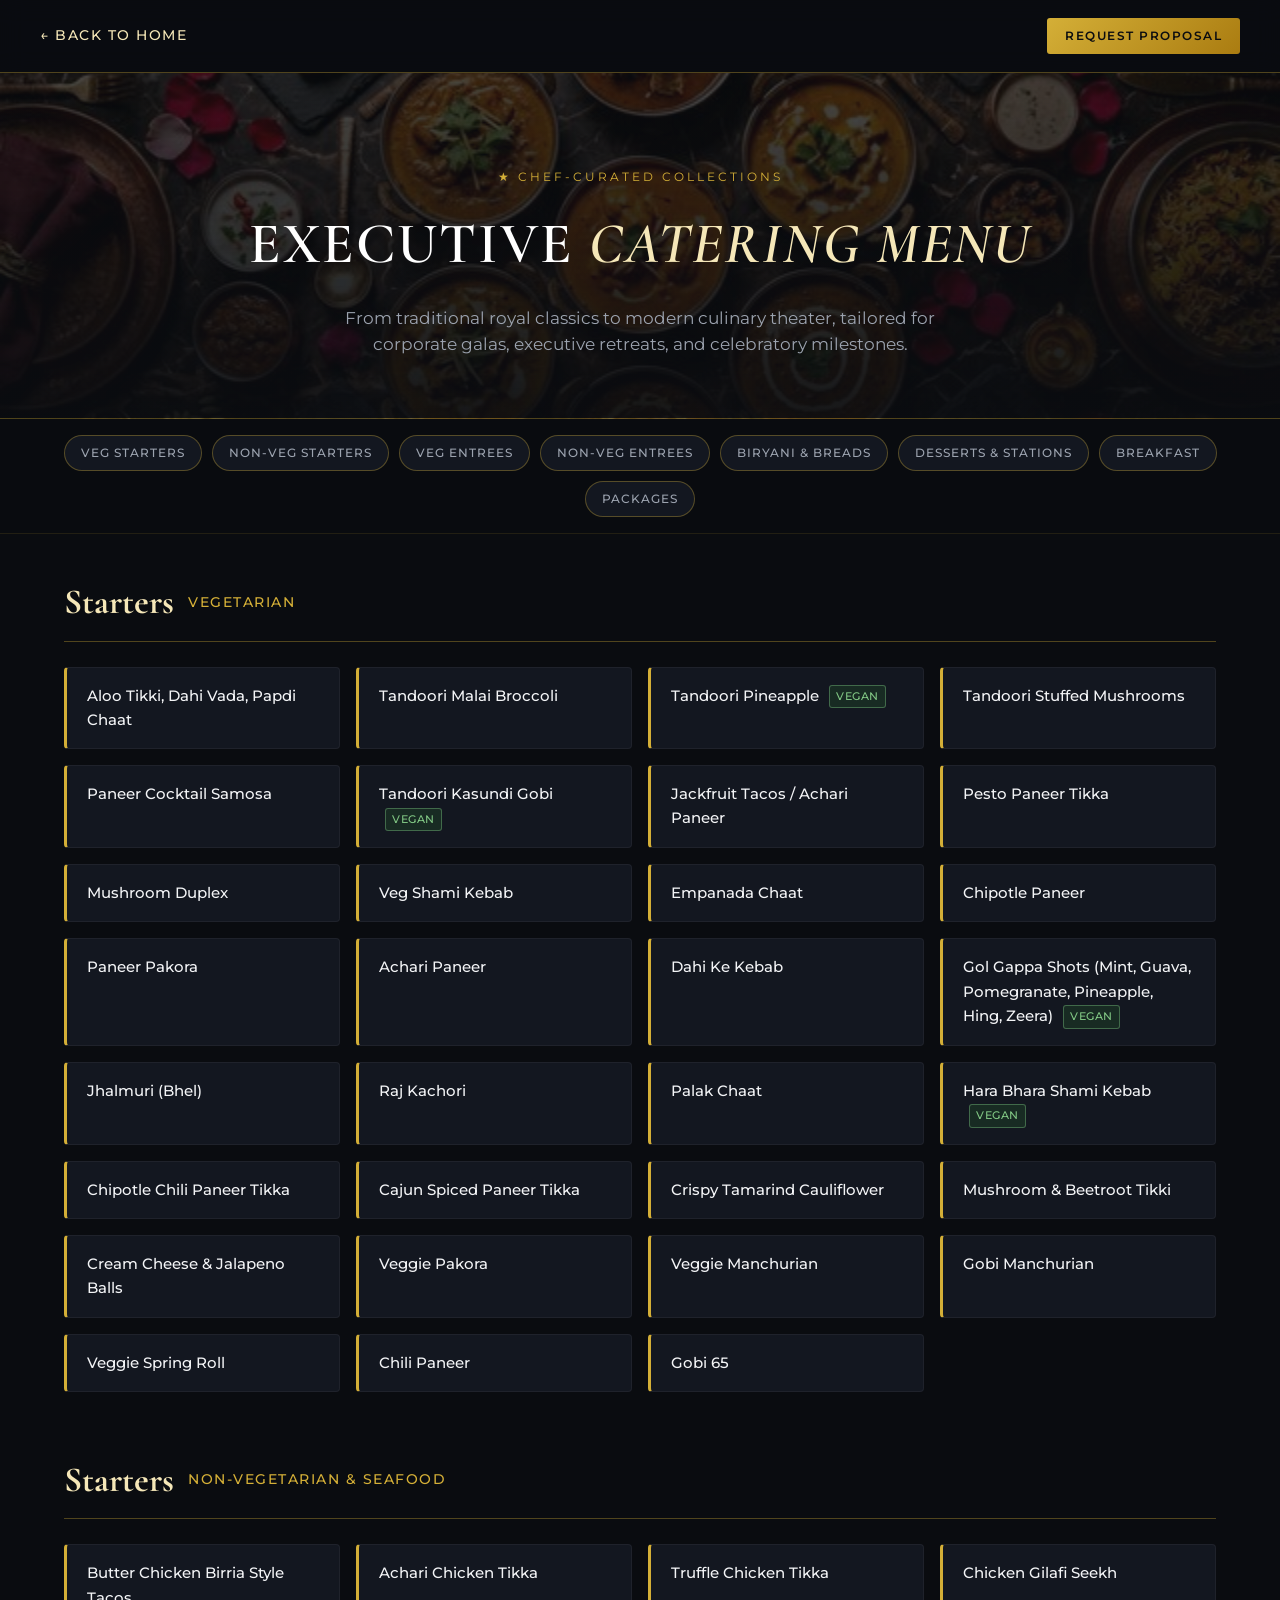
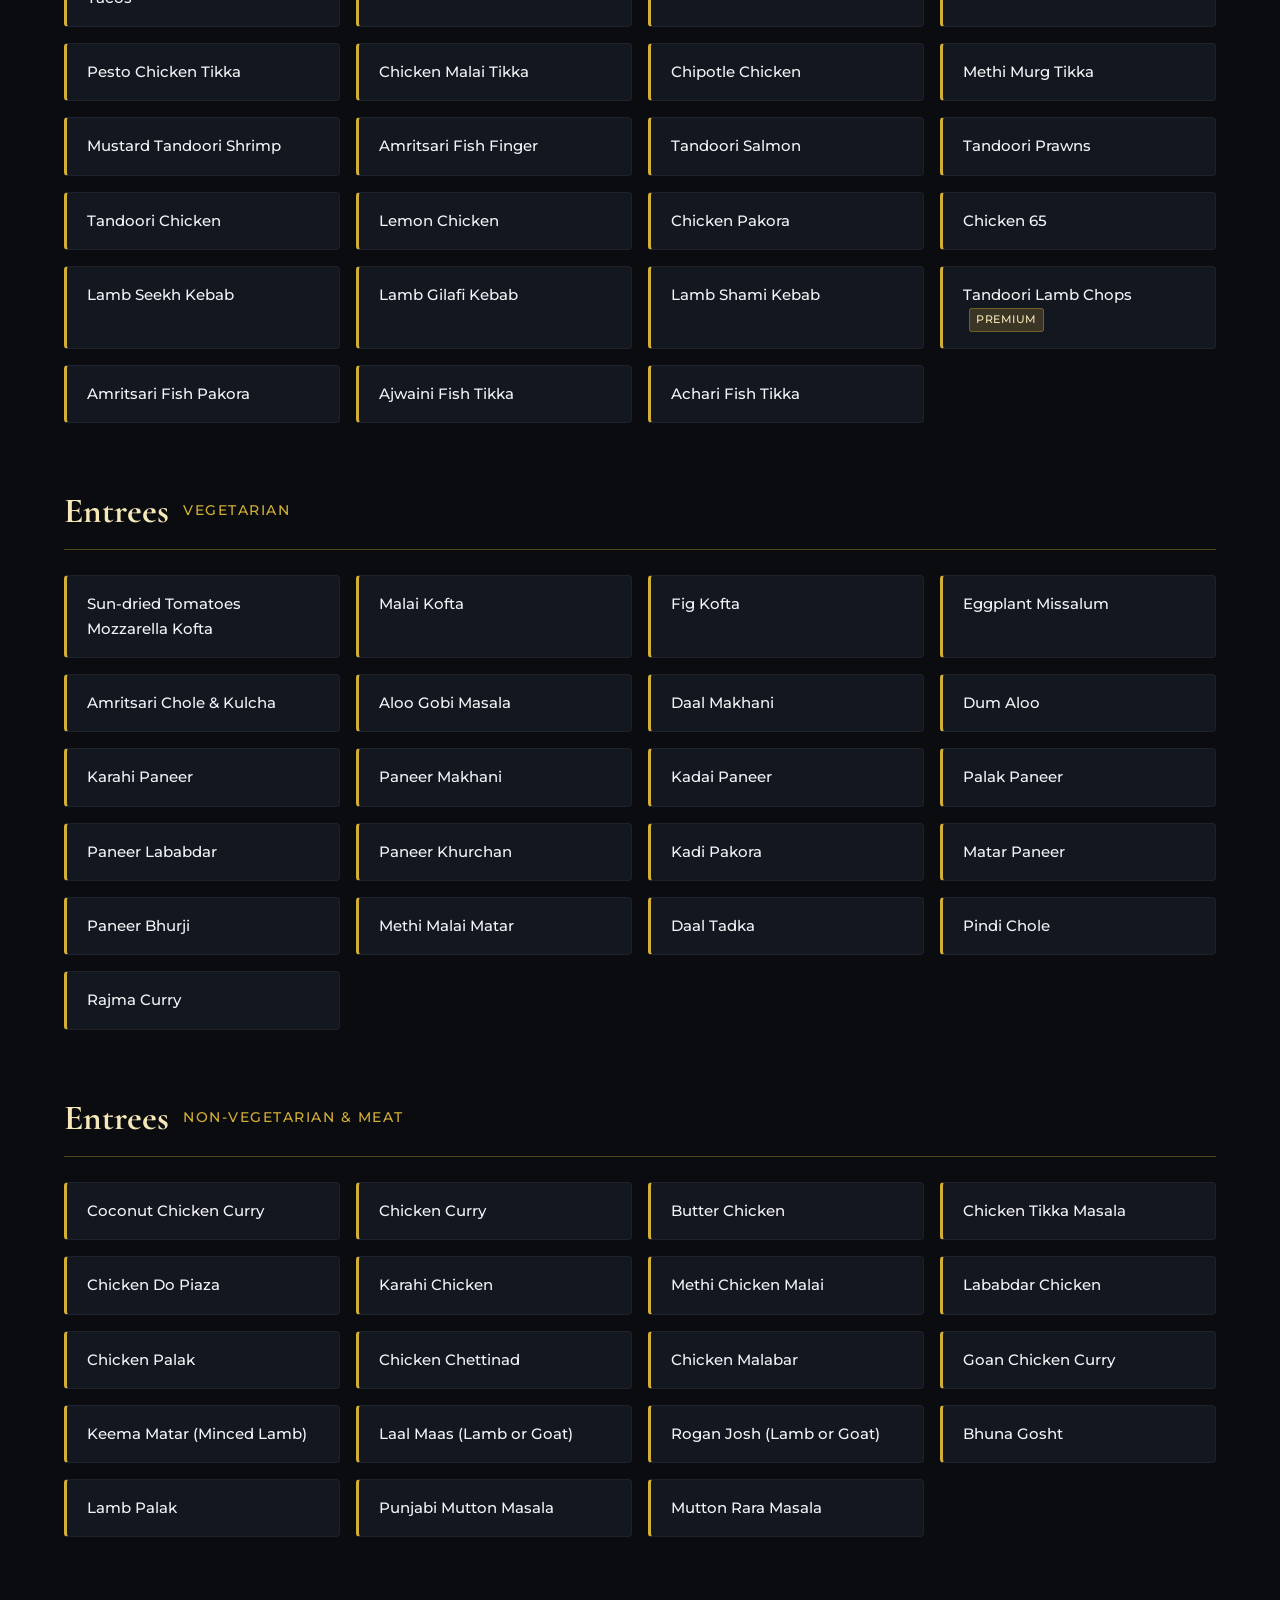
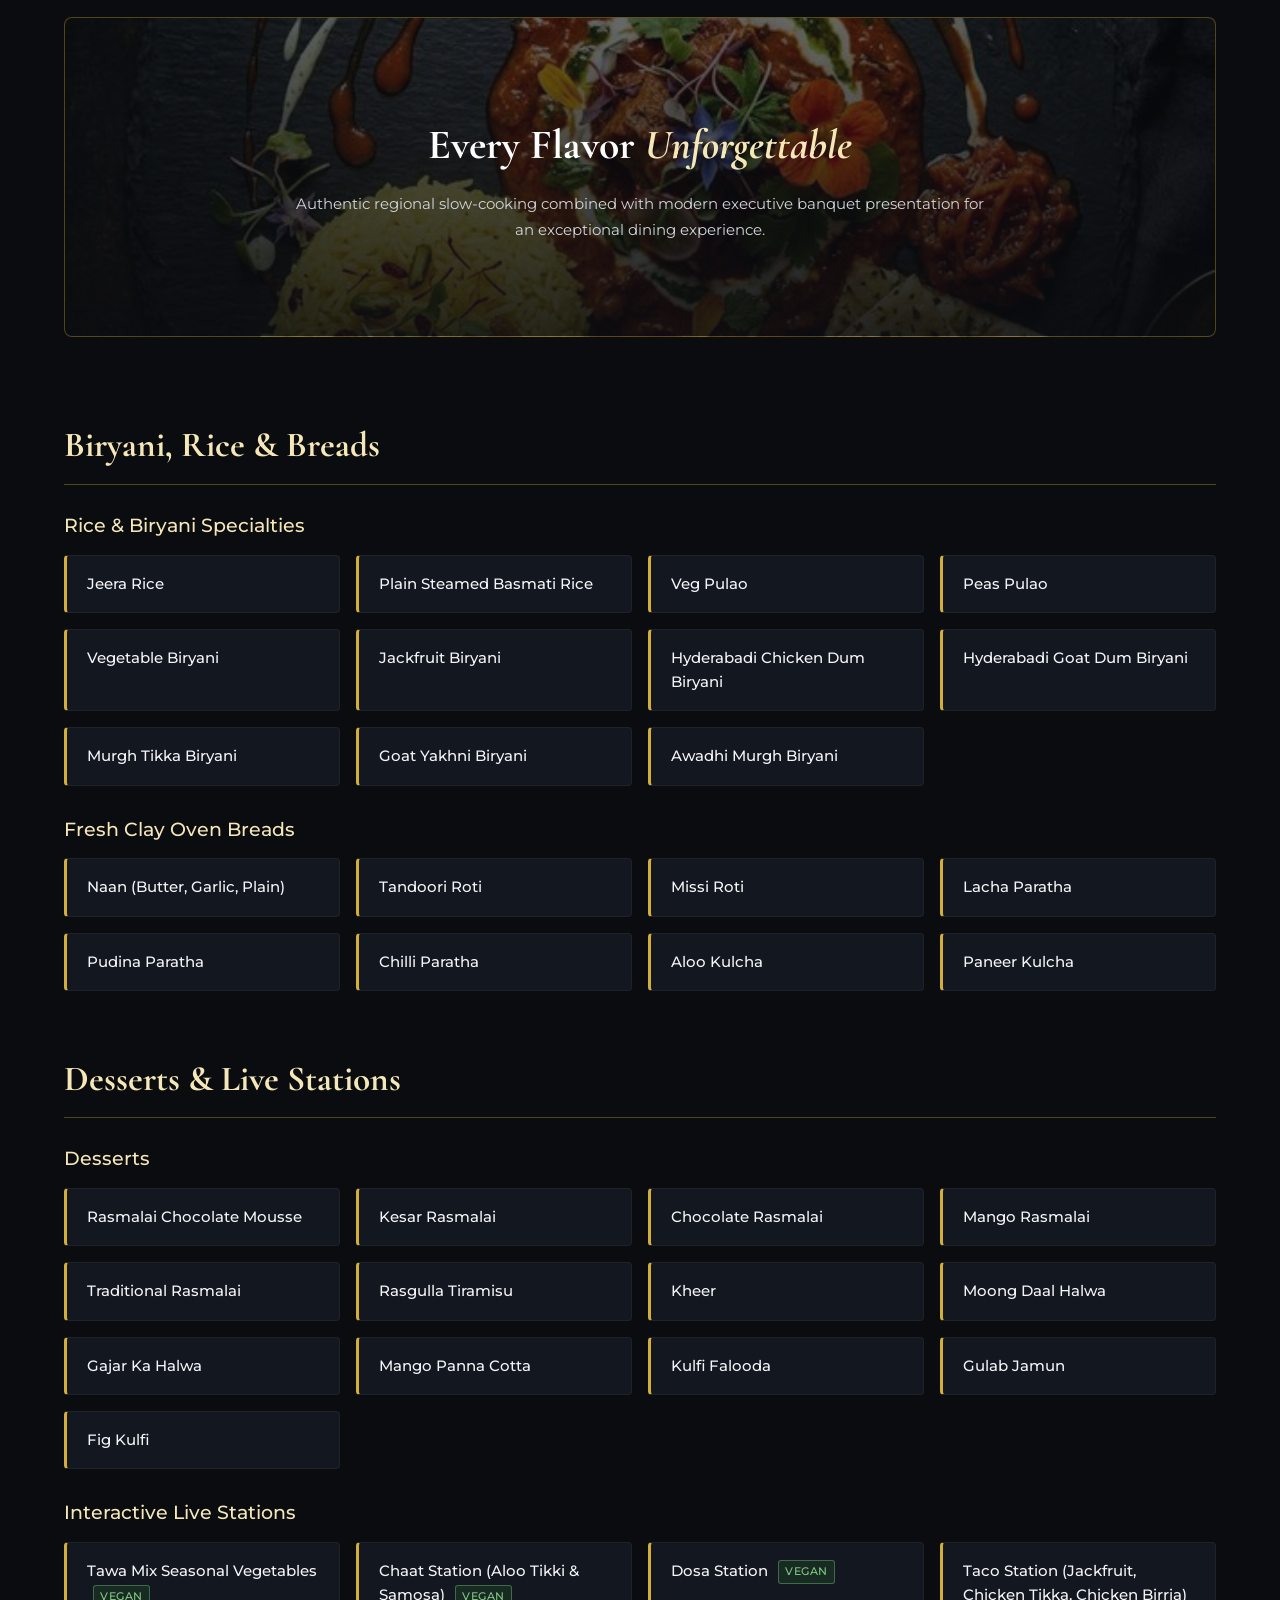
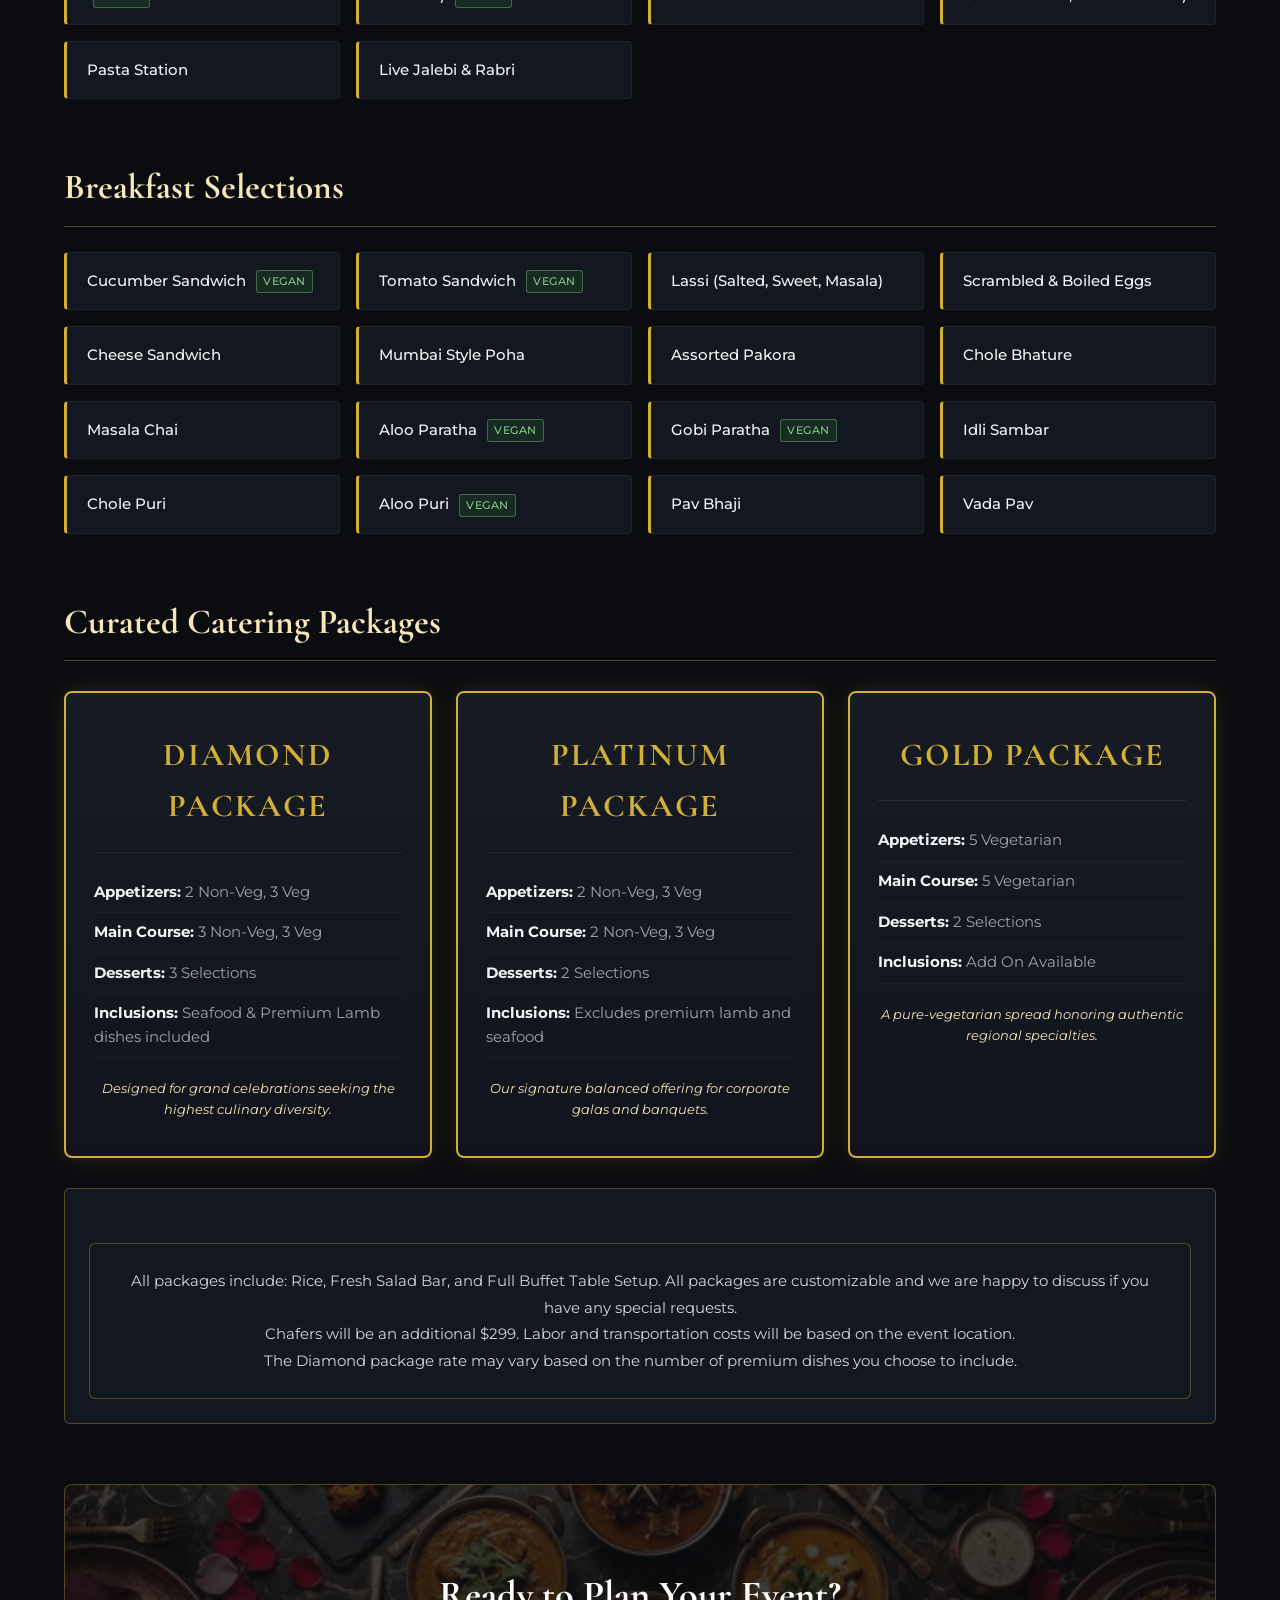
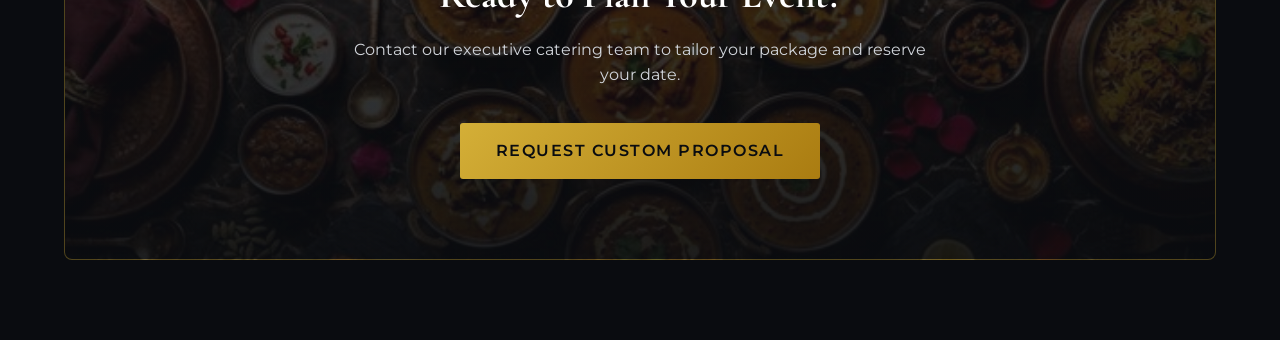
<file: menu.html>
<!DOCTYPE html>
<html lang="en">
<head>
    <meta charset="UTF-8">
    <meta name="viewport" content="width=device-width, initial-scale=1.0">
    <title>Catering Menu | India Palace Catering</title>
    <link rel="preconnect" href="https://fonts.googleapis.com">
    <link rel="preconnect" href="https://fonts.gstatic.com" crossorigin>
    <link href="https://fonts.googleapis.com/css2?family=Cormorant+Garamond:ital,wght@0,400;0,600;0,700;1,400;1,600&family=Montserrat:wght@300;400;500;600&display=swap" rel="stylesheet">
    <style>
        :root {
            --bg-deep: #0a0c10;
            --bg-card: #131720;
            --bg-card-hover: #1a202c;
            --gold-primary: #d4af37;
            --gold-bright: #e5c158;
            --gold-light: #f5e7b8;
            --gold-border: rgba(212, 175, 55, 0.35);
            --gold-glow: rgba(212, 175, 55, 0.15);
            --text-main: #f3f4f6;
            --text-muted: #9ca3af;
            --text-sub: #d1d5db;
        }

        * {
            box-sizing: border-box;
            margin: 0;
            padding: 0;
        }

        html {
            scroll-behavior: smooth;
        }

        body {
            background-color: var(--bg-deep);
            color: var(--text-main);
            font-family: 'Montserrat', sans-serif;
            line-height: 1.6;
            -webkit-font-smoothing: antialiased;
        }

        .header-nav {
            padding: 18px 40px;
            display: flex;
            justify-content: space-between;
            align-items: center;
            border-bottom: 1px solid var(--gold-border);
            background: rgba(10, 12, 16, 0.94);
            position: sticky;
            top: 0;
            z-index: 100;
            backdrop-filter: blur(12px);
        }

        .back-link {
            color: var(--gold-light);
            text-decoration: none;
            font-size: 0.85rem;
            letter-spacing: 1.5px;
            text-transform: uppercase;
            display: inline-flex;
            align-items: center;
            gap: 8px;
            font-weight: 500;
            transition: color 0.2s ease;
        }

        .back-link:hover {
            color: var(--gold-primary);
        }

        .hero {
            position: relative;
            text-align: center;
            padding: 90px 20px 60px;
            background: linear-gradient(180deg, rgba(10, 12, 16, 0.75) 0%, rgba(10, 12, 16, 0.95) 100%),
                        url('/images/hero-feast.png') center/cover no-repeat;
            border-bottom: 1px solid var(--gold-border);
        }

        .badge-sub {
            display: inline-block;
            font-size: 0.72rem;
            letter-spacing: 3px;
            text-transform: uppercase;
            color: var(--gold-primary);
            margin-bottom: 12px;
        }

        .hero h1 {
            font-family: 'Cormorant Garamond', serif;
            font-size: 3.6rem;
            font-weight: 600;
            color: #ffffff;
            letter-spacing: 2px;
            text-transform: uppercase;
            margin-bottom: 14px;
        }

        .hero h1 span {
            color: var(--gold-light);
            font-style: italic;
        }

        .hero p {
            color: var(--text-muted);
            font-size: 1.05rem;
            max-width: 650px;
            margin: 0 auto;
        }

        .category-nav {
            display: flex;
            flex-wrap: wrap;
            justify-content: center;
            gap: 10px;
            padding: 16px 20px;
            position: sticky;
            top: 68px;
            background: rgba(10, 12, 16, 0.95);
            backdrop-filter: blur(10px);
            z-index: 90;
            border-bottom: 1px solid rgba(212, 175, 55, 0.12);
        }

        .category-nav a {
            color: var(--text-muted);
            text-decoration: none;
            font-size: 0.78rem;
            font-weight: 500;
            letter-spacing: 1px;
            text-transform: uppercase;
            padding: 7px 16px;
            border-radius: 20px;
            border: 1px solid var(--gold-border);
            background: var(--bg-card);
            transition: all 0.2s ease;
        }

        .category-nav a:hover {
            color: #0a0c10;
            background: var(--gold-primary);
            border-color: var(--gold-primary);
        }

        .menu-container {
            max-width: 1200px;
            margin: 0 auto;
            padding: 40px 24px 80px;
        }

        .menu-section {
            margin-bottom: 60px;
            scroll-margin-top: 140px;
        }

        .section-title {
            font-family: 'Cormorant Garamond', serif;
            font-size: 2.2rem;
            color: var(--gold-light);
            border-bottom: 1px solid var(--gold-border);
            padding-bottom: 10px;
            margin-bottom: 25px;
            display: flex;
            align-items: center;
            gap: 14px;
        }

        .section-title span {
            font-size: 0.85rem;
            font-family: 'Montserrat', sans-serif;
            color: var(--gold-primary);
            font-weight: 500;
            letter-spacing: 1.5px;
            text-transform: uppercase;
        }

        .items-grid {
            display: grid;
            grid-template-columns: repeat(auto-fill, minmax(260px, 1fr));
            gap: 16px;
        }

        .item-card {
            background: var(--bg-card);
            border: 1px solid rgba(255, 255, 255, 0.05);
            border-left: 3px solid var(--gold-primary);
            padding: 16px 20px;
            border-radius: 4px;
            transition: transform 0.2s ease, border-color 0.2s ease;
        }

        .item-card:hover {
            transform: translateY(-2px);
            background: var(--bg-card-hover);
            border-color: var(--gold-border);
            box-shadow: 0 8px 24px var(--gold-glow);
        }

        .item-title {
            font-size: 0.95rem;
            font-weight: 500;
            color: var(--text-main);
        }

        .tag {
            display: inline-block;
            font-size: 0.68rem;
            text-transform: uppercase;
            letter-spacing: 0.5px;
            padding: 2px 6px;
            border-radius: 3px;
            margin-left: 6px;
            vertical-align: middle;
        }

        .tag-vegan {
            background: rgba(46, 125, 50, 0.2);
            color: #81c784;
            border: 1px solid rgba(129, 199, 132, 0.4);
        }

        .tag-premium {
            background: rgba(212, 175, 55, 0.2);
            color: var(--gold-light);
            border: 1px solid var(--gold-border);
        }

        /* Showcase Artwork Banner */
        .showcase-banner {
            position: relative;
            border-radius: 8px;
            overflow: hidden;
            border: 1px solid var(--gold-border);
            margin: 80px 0;
            min-height: 320px;
            display: flex;
            align-items: center;
            justify-content: center;
            text-align: center;
            padding: 40px 24px;
            background: linear-gradient(180deg, rgba(10, 12, 16, 0.6) 0%, rgba(10, 12, 16, 0.88) 100%),
                        url('/images/cinematic-plating.png') center/cover no-repeat;
        }

        .showcase-content {
            max-width: 700px;
        }

        .showcase-content h3 {
            font-family: 'Cormorant Garamond', serif;
            font-size: 2.6rem;
            color: #ffffff;
            margin-bottom: 12px;
        }

        .showcase-content h3 span {
            color: var(--gold-light);
            font-style: italic;
        }

        .showcase-content p {
            color: var(--text-sub);
            font-size: 0.95rem;
            line-height: 1.7;
        }

        /* Packages Grid - All with Uniform Gold Borders */
        .packages-grid {
            display: grid;
            grid-template-columns: repeat(auto-fit, minmax(300px, 1fr));
            gap: 24px;
            margin-top: 30px;
        }

        .package-card {
            background: linear-gradient(180deg, #161b24 0%, #11141c 100%);
            border: 2px solid var(--gold-primary);
            box-shadow: 0 0 25px var(--gold-glow);
            border-radius: 8px;
            padding: 36px 28px;
            text-align: center;
            position: relative;
        }

        .package-title {
            font-family: 'Cormorant Garamond', serif;
            font-size: 2rem;
            color: var(--gold-primary);
            letter-spacing: 2px;
            margin-bottom: 20px;
            text-transform: uppercase;
        }

        .package-features {
            list-style: none;
            margin: 20px 0;
            text-align: left;
            border-top: 1px solid rgba(255, 255, 255, 0.08);
            padding-top: 20px;
        }

        .package-features li {
            padding: 8px 0;
            color: var(--text-muted);
            font-size: 0.92rem;
            border-bottom: 1px solid rgba(255, 255, 255, 0.04);
        }

        .package-features li strong {
            color: var(--text-main);
        }

        .package-note {
            font-size: 0.82rem;
            color: var(--gold-light);
            margin-top: 15px;
            font-style: italic;
        }

        .inclusions-box {
            background: var(--bg-card);
            border: 1px solid var(--gold-border);
            border-radius: 6px;
            padding: 24px;
            text-align: center;
            margin-top: 30px;
            color: var(--text-sub);
            font-size: 0.92rem;
            line-height: 1.8;
        }

        /* Closing CTA Section */
        .cta-section {
            position: relative;
            text-align: center;
            padding: 80px 24px;
            border-radius: 8px;
            border: 1px solid var(--gold-border);
            margin-top: 60px;
            background: linear-gradient(180deg, rgba(10, 12, 16, 0.75) 0%, rgba(10, 12, 16, 0.92) 100%),
                        url('/images/hero-feast.png') center/cover no-repeat;
        }

        .cta-btn {
            background: linear-gradient(135deg, #d4af37, #aa7c11);
            color: #0a0c10;
            font-weight: 600;
            text-transform: uppercase;
            letter-spacing: 1.5px;
            padding: 15px 36px;
            border-radius: 3px;
            text-decoration: none;
            display: inline-block;
            transition: transform 0.2s ease, box-shadow 0.2s ease;
            margin-top: 15px;
        }

        .cta-btn:hover {
            transform: translateY(-2px);
            box-shadow: 0 10px 25px rgba(212, 175, 55, 0.35);
        }

        @media (max-width: 768px) {
            .hero h1 { font-size: 2.5rem; }
            .header-nav { padding: 14px 20px; }
            .category-nav { display: none; }
            .showcase-banner { height: auto; }
        }
    </style>
</head>
<body>

    <header class="header-nav">
        <a href="/" class="back-link">&larr; Back to Home</a>
        <a href="/#proposal" class="cta-btn" style="padding: 8px 18px; font-size: 0.78rem; margin: 0;">Request Proposal</a>
    </header>

    <div class="hero">
        <span class="badge-sub">&#9733; Chef-Curated Collections</span>
        <h1>Executive <span>Catering Menu</span></h1>
        <p>From traditional royal classics to modern culinary theater, tailored for corporate galas, executive retreats, and celebratory milestones.</p>
    </div>

    <nav class="category-nav">
        <a href="#veg-starters">Veg Starters</a>
        <a href="#nonveg-starters">Non-Veg Starters</a>
        <a href="#veg-entrees">Veg Entrees</a>
        <a href="#nonveg-entrees">Non-Veg Entrees</a>
        <a href="#biryani-breads">Biryani & Breads</a>
        <a href="#desserts-stations">Desserts & Stations</a>
        <a href="#breakfast">Breakfast</a>
        <a href="#packages">Packages</a>
    </nav>

    <main class="menu-container">

        <!-- Vegetarian Starters -->
        <section id="veg-starters" class="menu-section">
            <h2 class="section-title">Starters <span>Vegetarian</span></h2>
            <div class="items-grid">
                <div class="item-card"><div class="item-title">Aloo Tikki, Dahi Vada, Papdi Chaat</div></div>
                <div class="item-card"><div class="item-title">Tandoori Malai Broccoli</div></div>
                <div class="item-card"><div class="item-title">Tandoori Pineapple <span class="tag tag-vegan">Vegan</span></div></div>
                <div class="item-card"><div class="item-title">Tandoori Stuffed Mushrooms</div></div>
                <div class="item-card"><div class="item-title">Paneer Cocktail Samosa</div></div>
                <div class="item-card"><div class="item-title">Tandoori Kasundi Gobi <span class="tag tag-vegan">Vegan</span></div></div>
                <div class="item-card"><div class="item-title">Jackfruit Tacos / Achari Paneer</div></div>
                <div class="item-card"><div class="item-title">Pesto Paneer Tikka</div></div>
                <div class="item-card"><div class="item-title">Mushroom Duplex</div></div>
                <div class="item-card"><div class="item-title">Veg Shami Kebab</div></div>
                <div class="item-card"><div class="item-title">Empanada Chaat</div></div>
                <div class="item-card"><div class="item-title">Chipotle Paneer</div></div>
                <div class="item-card"><div class="item-title">Paneer Pakora</div></div>
                <div class="item-card"><div class="item-title">Achari Paneer</div></div>
                <div class="item-card"><div class="item-title">Dahi Ke Kebab</div></div>
                <div class="item-card"><div class="item-title">Gol Gappa Shots (Mint, Guava, Pomegranate, Pineapple, Hing, Zeera) <span class="tag tag-vegan">Vegan</span></div></div>
                <div class="item-card"><div class="item-title">Jhalmuri (Bhel)</div></div>
                <div class="item-card"><div class="item-title">Raj Kachori</div></div>
                <div class="item-card"><div class="item-title">Palak Chaat</div></div>
                <div class="item-card"><div class="item-title">Hara Bhara Shami Kebab <span class="tag tag-vegan">Vegan</span></div></div>
                <div class="item-card"><div class="item-title">Chipotle Chili Paneer Tikka</div></div>
                <div class="item-card"><div class="item-title">Cajun Spiced Paneer Tikka</div></div>
                <div class="item-card"><div class="item-title">Crispy Tamarind Cauliflower</div></div>
                <div class="item-card"><div class="item-title">Mushroom & Beetroot Tikki</div></div>
                <div class="item-card"><div class="item-title">Cream Cheese & Jalapeno Balls</div></div>
                <div class="item-card"><div class="item-title">Veggie Pakora</div></div>
                <div class="item-card"><div class="item-title">Veggie Manchurian</div></div>
                <div class="item-card"><div class="item-title">Gobi Manchurian</div></div>
                <div class="item-card"><div class="item-title">Veggie Spring Roll</div></div>
                <div class="item-card"><div class="item-title">Chili Paneer</div></div>
                <div class="item-card"><div class="item-title">Gobi 65</div></div>
            </div>
        </section>

        <!-- Non-Vegetarian Starters -->
        <section id="nonveg-starters" class="menu-section">
            <h2 class="section-title">Starters <span>Non-Vegetarian & Seafood</span></h2>
            <div class="items-grid">
                <div class="item-card"><div class="item-title">Butter Chicken Birria Style Tacos</div></div>
                <div class="item-card"><div class="item-title">Achari Chicken Tikka</div></div>
                <div class="item-card"><div class="item-title">Truffle Chicken Tikka</div></div>
                <div class="item-card"><div class="item-title">Chicken Gilafi Seekh</div></div>
                <div class="item-card"><div class="item-title">Pesto Chicken Tikka</div></div>
                <div class="item-card"><div class="item-title">Chicken Malai Tikka</div></div>
                <div class="item-card"><div class="item-title">Chipotle Chicken</div></div>
                <div class="item-card"><div class="item-title">Methi Murg Tikka</div></div>
                <div class="item-card"><div class="item-title">Mustard Tandoori Shrimp</div></div>
                <div class="item-card"><div class="item-title">Amritsari Fish Finger</div></div>
                <div class="item-card"><div class="item-title">Tandoori Salmon</div></div>
                <div class="item-card"><div class="item-title">Tandoori Prawns</div></div>
                <div class="item-card"><div class="item-title">Tandoori Chicken</div></div>
                <div class="item-card"><div class="item-title">Lemon Chicken</div></div>
                <div class="item-card"><div class="item-title">Chicken Pakora</div></div>
                <div class="item-card"><div class="item-title">Chicken 65</div></div>
                <div class="item-card"><div class="item-title">Lamb Seekh Kebab</div></div>
                <div class="item-card"><div class="item-title">Lamb Gilafi Kebab</div></div>
                <div class="item-card"><div class="item-title">Lamb Shami Kebab</div></div>
                <div class="item-card"><div class="item-title">Tandoori Lamb Chops <span class="tag tag-premium">Premium</span></div></div>
                <div class="item-card"><div class="item-title">Amritsari Fish Pakora</div></div>
                <div class="item-card"><div class="item-title">Ajwaini Fish Tikka</div></div>
                <div class="item-card"><div class="item-title">Achari Fish Tikka</div></div>
            </div>
        </section>

        <!-- Vegetarian Entrees -->
        <section id="veg-entrees" class="menu-section">
            <h2 class="section-title">Entrees <span>Vegetarian</span></h2>
            <div class="items-grid">
                <div class="item-card"><div class="item-title">Sun-dried Tomatoes Mozzarella Kofta</div></div>
                <div class="item-card"><div class="item-title">Malai Kofta</div></div>
                <div class="item-card"><div class="item-title">Fig Kofta</div></div>
                <div class="item-card"><div class="item-title">Eggplant Missalum</div></div>
                <div class="item-card"><div class="item-title">Amritsari Chole & Kulcha</div></div>
                <div class="item-card"><div class="item-title">Aloo Gobi Masala</div></div>
                <div class="item-card"><div class="item-title">Daal Makhani</div></div>
                <div class="item-card"><div class="item-title">Dum Aloo</div></div>
                <div class="item-card"><div class="item-title">Karahi Paneer</div></div>
                <div class="item-card"><div class="item-title">Paneer Makhani</div></div>
                <div class="item-card"><div class="item-title">Kadai Paneer</div></div>
                <div class="item-card"><div class="item-title">Palak Paneer</div></div>
                <div class="item-card"><div class="item-title">Paneer Lababdar</div></div>
                <div class="item-card"><div class="item-title">Paneer Khurchan</div></div>
                <div class="item-card"><div class="item-title">Kadi Pakora</div></div>
                <div class="item-card"><div class="item-title">Matar Paneer</div></div>
                <div class="item-card"><div class="item-title">Paneer Bhurji</div></div>
                <div class="item-card"><div class="item-title">Methi Malai Matar</div></div>
                <div class="item-card"><div class="item-title">Daal Tadka</div></div>
                <div class="item-card"><div class="item-title">Pindi Chole</div></div>
                <div class="item-card"><div class="item-title">Rajma Curry</div></div>
            </div>
        </section>

        <!-- Non-Vegetarian Entrees -->
        <section id="nonveg-entrees" class="menu-section">
            <h2 class="section-title">Entrees <span>Non-Vegetarian & Meat</span></h2>
            <div class="items-grid">
                <div class="item-card"><div class="item-title">Coconut Chicken Curry</div></div>
                <div class="item-card"><div class="item-title">Chicken Curry</div></div>
                <div class="item-card"><div class="item-title">Butter Chicken</div></div>
                <div class="item-card"><div class="item-title">Chicken Tikka Masala</div></div>
                <div class="item-card"><div class="item-title">Chicken Do Piaza</div></div>
                <div class="item-card"><div class="item-title">Karahi Chicken</div></div>
                <div class="item-card"><div class="item-title">Methi Chicken Malai</div></div>
                <div class="item-card"><div class="item-title">Lababdar Chicken</div></div>
                <div class="item-card"><div class="item-title">Chicken Palak</div></div>
                <div class="item-card"><div class="item-title">Chicken Chettinad</div></div>
                <div class="item-card"><div class="item-title">Chicken Malabar</div></div>
                <div class="item-card"><div class="item-title">Goan Chicken Curry</div></div>
                <div class="item-card"><div class="item-title">Keema Matar (Minced Lamb)</div></div>
                <div class="item-card"><div class="item-title">Laal Maas (Lamb or Goat)</div></div>
                <div class="item-card"><div class="item-title">Rogan Josh (Lamb or Goat)</div></div>
                <div class="item-card"><div class="item-title">Bhuna Gosht</div></div>
                <div class="item-card"><div class="item-title">Lamb Palak</div></div>
                <div class="item-card"><div class="item-title">Punjabi Mutton Masala</div></div>
                <div class="item-card"><div class="item-title">Mutton Rara Masala</div></div>
            </div>
        </section>

        <!-- Showcase Artwork Divider -->
        <div class="showcase-banner">
            <div class="showcase-content">
                <h3>Every Flavor <span>Unforgettable</span></h3>
                <p>Authentic regional slow-cooking combined with modern executive banquet presentation for an exceptional dining experience.</p>
            </div>
        </div>

        <!-- Biryani, Rice & Breads -->
        <section id="biryani-breads" class="menu-section">
            <h2 class="section-title">Biryani, Rice & Breads</h2>
            <div style="margin-bottom: 28px;">
                <h3 style="color: var(--gold-light); font-size: 1.2rem; margin-bottom: 14px; font-weight: 500;">Rice & Biryani Specialties</h3>
                <div class="items-grid">
                    <div class="item-card"><div class="item-title">Jeera Rice</div></div>
                    <div class="item-card"><div class="item-title">Plain Steamed Basmati Rice</div></div>
                    <div class="item-card"><div class="item-title">Veg Pulao</div></div>
                    <div class="item-card"><div class="item-title">Peas Pulao</div></div>
                    <div class="item-card"><div class="item-title">Vegetable Biryani</div></div>
                    <div class="item-card"><div class="item-title">Jackfruit Biryani</div></div>
                    <div class="item-card"><div class="item-title">Hyderabadi Chicken Dum Biryani</div></div>
                    <div class="item-card"><div class="item-title">Hyderabadi Goat Dum Biryani</div></div>
                    <div class="item-card"><div class="item-title">Murgh Tikka Biryani</div></div>
                    <div class="item-card"><div class="item-title">Goat Yakhni Biryani</div></div>
                    <div class="item-card"><div class="item-title">Awadhi Murgh Biryani</div></div>
                </div>
            </div>

            <div>
                <h3 style="color: var(--gold-light); font-size: 1.2rem; margin-bottom: 14px; font-weight: 500;">Fresh Clay Oven Breads</h3>
                <div class="items-grid">
                    <div class="item-card"><div class="item-title">Naan (Butter, Garlic, Plain)</div></div>
                    <div class="item-card"><div class="item-title">Tandoori Roti</div></div>
                    <div class="item-card"><div class="item-title">Missi Roti</div></div>
                    <div class="item-card"><div class="item-title">Lacha Paratha</div></div>
                    <div class="item-card"><div class="item-title">Pudina Paratha</div></div>
                    <div class="item-card"><div class="item-title">Chilli Paratha</div></div>
                    <div class="item-card"><div class="item-title">Aloo Kulcha</div></div>
                    <div class="item-card"><div class="item-title">Paneer Kulcha</div></div>
                </div>
            </div>
        </section>

        <!-- Desserts & Live Stations -->
        <section id="desserts-stations" class="menu-section">
            <h2 class="section-title">Desserts & Live Stations</h2>
            <div style="margin-bottom: 28px;">
                <h3 style="color: var(--gold-light); font-size: 1.2rem; margin-bottom: 14px; font-weight: 500;">Desserts</h3>
                <div class="items-grid">
                    <div class="item-card"><div class="item-title">Rasmalai Chocolate Mousse</div></div>
                    <div class="item-card"><div class="item-title">Kesar Rasmalai</div></div>
                    <div class="item-card"><div class="item-title">Chocolate Rasmalai</div></div>
                    <div class="item-card"><div class="item-title">Mango Rasmalai</div></div>
                    <div class="item-card"><div class="item-title">Traditional Rasmalai</div></div>
                    <div class="item-card"><div class="item-title">Rasgulla Tiramisu</div></div>
                    <div class="item-card"><div class="item-title">Kheer</div></div>
                    <div class="item-card"><div class="item-title">Moong Daal Halwa</div></div>
                    <div class="item-card"><div class="item-title">Gajar Ka Halwa</div></div>
                    <div class="item-card"><div class="item-title">Mango Panna Cotta</div></div>
                    <div class="item-card"><div class="item-title">Kulfi Falooda</div></div>
                    <div class="item-card"><div class="item-title">Gulab Jamun</div></div>
                    <div class="item-card"><div class="item-title">Fig Kulfi</div></div>
                </div>
            </div>

            <div>
                <h3 style="color: var(--gold-light); font-size: 1.2rem; margin-bottom: 14px; font-weight: 500;">Interactive Live Stations</h3>
                <div class="items-grid">
                    <div class="item-card"><div class="item-title">Tawa Mix Seasonal Vegetables <span class="tag tag-vegan">Vegan</span></div></div>
                    <div class="item-card"><div class="item-title">Chaat Station (Aloo Tikki & Samosa) <span class="tag tag-vegan">Vegan</span></div></div>
                    <div class="item-card"><div class="item-title">Dosa Station <span class="tag tag-vegan">Vegan</span></div></div>
                    <div class="item-card"><div class="item-title">Taco Station (Jackfruit, Chicken Tikka, Chicken Birria)</div></div>
                    <div class="item-card"><div class="item-title">Pasta Station</div></div>
                    <div class="item-card"><div class="item-title">Live Jalebi & Rabri</div></div>
                </div>
            </div>
        </section>

        <!-- Breakfast -->
        <section id="breakfast" class="menu-section">
            <h2 class="section-title">Breakfast Selections</h2>
            <div class="items-grid">
                <div class="item-card"><div class="item-title">Cucumber Sandwich <span class="tag tag-vegan">Vegan</span></div></div>
                <div class="item-card"><div class="item-title">Tomato Sandwich <span class="tag tag-vegan">Vegan</span></div></div>
                <div class="item-card"><div class="item-title">Lassi (Salted, Sweet, Masala)</div></div>
                <div class="item-card"><div class="item-title">Scrambled & Boiled Eggs</div></div>
                <div class="item-card"><div class="item-title">Cheese Sandwich</div></div>
                <div class="item-card"><div class="item-title">Mumbai Style Poha</div></div>
                <div class="item-card"><div class="item-title">Assorted Pakora</div></div>
                <div class="item-card"><div class="item-title">Chole Bhature</div></div>
                <div class="item-card"><div class="item-title">Masala Chai</div></div>
                <div class="item-card"><div class="item-title">Aloo Paratha <span class="tag tag-vegan">Vegan</span></div></div>
                <div class="item-card"><div class="item-title">Gobi Paratha <span class="tag tag-vegan">Vegan</span></div></div>
                <div class="item-card"><div class="item-title">Idli Sambar</div></div>
                <div class="item-card"><div class="item-title">Chole Puri</div></div>
                <div class="item-card"><div class="item-title">Aloo Puri <span class="tag tag-vegan">Vegan</span></div></div>
                <div class="item-card"><div class="item-title">Pav Bhaji</div></div>
                <div class="item-card"><div class="item-title">Vada Pav</div></div>
            </div>
        </section>

        <!-- Packages -->
        <section id="packages" class="menu-section">
            <h2 class="section-title">Curated Catering Packages</h2>
            <div class="packages-grid">
                
                <div class="package-card">
                    <h3 class="package-title">Diamond Package</h3>
                    <ul class="package-features">
                        <li><strong>Appetizers:</strong> 2 Non-Veg, 3 Veg</li>
                        <li><strong>Main Course:</strong> 3 Non-Veg, 3 Veg</li>
                        <li><strong>Desserts:</strong> 3 Selections</li>
                        <li><strong>Inclusions:</strong> Seafood & Premium Lamb dishes included</li>
                    </ul>
                    <p class="package-note">Designed for grand celebrations seeking the highest culinary diversity.</p>
                </div>

                <div class="package-card">
                    <h3 class="package-title">Platinum Package</h3>
                    <ul class="package-features">
                        <li><strong>Appetizers:</strong> 2 Non-Veg, 3 Veg</li>
                        <li><strong>Main Course:</strong> 2 Non-Veg, 3 Veg</li>
                        <li><strong>Desserts:</strong> 2 Selections</li>
                        <li><strong>Inclusions:</strong> Excludes premium lamb and seafood</li>
                    </ul>
                    <p class="package-note">Our signature balanced offering for corporate galas and banquets.</p>
                </div>

                <div class="package-card">
                    <h3 class="package-title">Gold Package</h3>
                    <ul class="package-features">
                        <li><strong>Appetizers:</strong> 5 Vegetarian</li>
                        <li><strong>Main Course:</strong> 5 Vegetarian</li>
                        <li><strong>Desserts:</strong> 2 Selections</li>
                        <li><strong>Inclusions:</strong> Add On Available</li>
                    </ul>
                    <p class="package-note">A pure-vegetarian spread honoring authentic regional specialties.</p>
                </div>

            </div>

            <div class="inclusions-box">
                <div class="inclusions-box">
                All packages include: Rice, Fresh Salad Bar, and Full Buffet Table Setup. All packages are customizable and we are happy to discuss if you have any special requests.<br>
                Chafers will be an additional $299. Labor and transportation costs will be based on the event location.<br>
                The Diamond package rate may vary based on the number of premium dishes you choose to include.
            </div>
            </div>
        </section>

        <!-- Final CTA Banner -->
        <section class="cta-section">
            <h2 style="font-family: 'Cormorant Garamond', serif; font-size: 2.4rem; color: #ffffff; margin-bottom: 10px;">Ready to Plan Your Event?</h2>
            <p style="color: var(--text-sub); max-width: 600px; margin: 0 auto 20px;">Contact our executive catering team to tailor your package and reserve your date.</p>
            <a href="/#proposal" class="cta-btn">Request Custom Proposal</a>
        </section>

    </main>

</body>
</html>
</file>
<file: styles.css>
:root {
  --ink: #171512;
  --muted: #60594f;
  --paper: #fffaf1;
  --cream: #f6ecd7;
  --saffron: #c8841c;
  --red: #b63829;
  --red-dark: #872a22;
  --green: #164334;
  --green-2: #225c47;
  --line: rgba(23, 21, 18, 0.14);
  --white: #ffffff;
  --shadow: 0 24px 70px rgba(23, 21, 18, 0.18);
}

* {
  box-sizing: border-box;
}

html {
  scroll-behavior: smooth;
}

body {
  margin: 0;
  background: var(--paper);
  color: var(--ink);
  font-family: Inter, ui-sans-serif, system-ui, -apple-system, BlinkMacSystemFont, "Segoe UI", sans-serif;
  line-height: 1.55;
}

img {
  display: block;
  max-width: 100%;
}

a {
  color: inherit;
}

code {
  border: 1px solid var(--line);
  border-radius: 4px;
  padding: 0.1rem 0.3rem;
  background: rgba(255, 255, 255, 0.48);
  font-size: 0.9em;
}

.skip-link {
  position: absolute;
  left: 1rem;
  top: -4rem;
  z-index: 10;
  background: var(--ink);
  color: var(--white);
  padding: 0.7rem 1rem;
}

.skip-link:focus {
  top: 1rem;
}

.site-header {
  position: sticky;
  top: 0;
  z-index: 20;
  border-bottom: 1px solid rgba(255, 255, 255, 0.18);
  background: rgba(23, 21, 18, 0.86);
  color: var(--white);
  backdrop-filter: blur(18px);
}

.nav {
  width: min(1180px, calc(100% - 32px));
  min-height: 94px;
  margin: 0 auto;
  display: flex;
  align-items: center;
  justify-content: space-between;
  gap: 1.4rem;
}

.brand {
  display: inline-flex;
  align-items: center;
  gap: 0.75rem;
  text-decoration: none;
}

.brand-logo {
  width: 92px;
  height: 70px;
  border-radius: 8px;
  object-fit: contain;
  background: rgba(255, 255, 255, 0.94);
  padding: 6px;
}

.brand strong,
.brand small {
  display: block;
}

.brand strong {
  font-size: 1rem;
  line-height: 1.1;
}

.brand small {
  color: rgba(255, 255, 255, 0.72);
  font-size: 0.78rem;
}

.nav-links {
  display: flex;
  align-items: center;
  gap: 1.2rem;
  color: rgba(255, 255, 255, 0.8);
  font-size: 0.94rem;
}

.nav-links a,
.footer-links a {
  text-decoration: none;
}

.nav-links a:hover,
.footer-links a:hover {
  color: var(--saffron);
}

.nav-cta,
.button {
  min-height: 44px;
  border: 0;
  border-radius: 8px;
  display: inline-flex;
  align-items: center;
  justify-content: center;
  gap: 0.5rem;
  padding: 0.82rem 1.1rem;
  font: inherit;
  font-weight: 800;
  text-decoration: none;
  cursor: pointer;
}

.nav-cta {
  background: var(--saffron);
  color: var(--ink);
}

.hero {
  position: relative;
  min-height: calc(100svh - 94px);
  display: grid;
  align-items: center;
  overflow: hidden;
  color: var(--white);
}

.hero-media,
.hero-overlay {
  position: absolute;
  inset: 0;
}

.hero-media img {
  width: 100%;
  height: 100%;
  object-fit: cover;
}

.hero-overlay {
  background:
    linear-gradient(90deg, rgba(23, 21, 18, 0.9) 0%, rgba(23, 21, 18, 0.68) 42%, rgba(23, 21, 18, 0.18) 100%),
    linear-gradient(0deg, rgba(23, 21, 18, 0.6) 0%, rgba(23, 21, 18, 0) 38%);
}

.hero-content {
  position: relative;
  width: min(1180px, calc(100% - 32px));
  margin: 0 auto;
  padding: clamp(4rem, 8vw, 8rem) 0;
}

.hero-content > * {
  max-width: 700px;
}

.eyebrow {
  margin: 0 0 0.85rem;
  color: var(--saffron);
  font-size: 0.82rem;
  font-weight: 900;
  letter-spacing: 0;
  text-transform: uppercase;
}

h1,
h2,
h3,
p {
  text-wrap: pretty;
}

h1,
h2 {
  margin: 0;
  line-height: 0.98;
  letter-spacing: 0;
  font-family: Georgia, "Times New Roman", serif;
}

h1 {
  max-width: 820px;
  font-size: clamp(3.2rem, 8vw, 7.7rem);
}

h2 {
  font-size: clamp(2.2rem, 5vw, 4.6rem);
}

h3 {
  margin: 0;
  line-height: 1.15;
  font-size: 1.15rem;
}

.hero-copy {
  max-width: 660px;
  margin: 1.35rem 0 0;
  color: rgba(255, 255, 255, 0.86);
  font-size: clamp(1.05rem, 2vw, 1.32rem);
}

.hero-actions {
  display: flex;
  flex-wrap: wrap;
  gap: 0.8rem;
  margin-top: 2rem;
}

.button-primary {
  background: var(--red);
  color: var(--white);
  box-shadow: 0 12px 28px rgba(0, 0, 0, 0.24);
}

.button-primary:hover {
  background: var(--red-dark);
}

.button-secondary {
  background: rgba(255, 255, 255, 0.92);
  color: var(--ink);
}

.button-secondary:hover {
  background: var(--white);
}

.proof-strip {
  width: min(720px, 100%);
  margin: 3rem 0 0;
  padding: 0;
  display: grid;
  grid-template-columns: repeat(3, minmax(0, 1fr));
  border: 1px solid rgba(255, 255, 255, 0.22);
  border-radius: 8px;
  background: rgba(0, 0, 0, 0.22);
  backdrop-filter: blur(10px);
}

.proof-strip div {
  padding: 1rem;
  border-right: 1px solid rgba(255, 255, 255, 0.18);
}

.proof-strip div:last-child {
  border-right: 0;
}

.proof-strip dt {
  color: rgba(255, 255, 255, 0.62);
  font-size: 0.78rem;
  font-weight: 800;
  text-transform: uppercase;
}

.proof-strip dd {
  margin: 0.16rem 0 0;
  font-weight: 900;
  font-size: 1.05rem;
}

.section {
  padding: clamp(4rem, 8vw, 7rem) 0;
}

.section-inner {
  width: min(1180px, calc(100% - 32px));
  margin: 0 auto;
}

.trust-band {
  padding: 1.4rem 0;
  background: var(--green);
  color: var(--white);
}

.trust-grid {
  display: grid;
  grid-template-columns: 1fr 1.35fr;
  gap: 1.6rem;
  align-items: center;
}

.trust-grid p {
  margin: 0;
  color: rgba(255, 255, 255, 0.86);
  font-weight: 700;
}

.trust-grid ul {
  list-style: none;
  margin: 0;
  padding: 0;
  display: flex;
  flex-wrap: wrap;
  justify-content: flex-end;
  gap: 0.55rem;
}

.trust-grid li {
  border: 1px solid rgba(255, 255, 255, 0.18);
  border-radius: 999px;
  padding: 0.38rem 0.72rem;
  color: rgba(255, 255, 255, 0.86);
  font-size: 0.9rem;
}

.split,
.media-split,
.proposal-grid,
.checklist-grid {
  display: grid;
  grid-template-columns: minmax(0, 1fr) minmax(320px, 0.92fr);
  gap: clamp(2rem, 5vw, 5rem);
  align-items: center;
}

.media-split {
  grid-template-columns: minmax(320px, 0.95fr) minmax(0, 1fr);
}

.media-split.reverse {
  grid-template-columns: minmax(0, 1fr) minmax(320px, 0.95fr);
}

.media-split.reverse figure {
  order: 2;
}

.lead {
  margin: 1.2rem 0 0;
  color: var(--muted);
  font-size: clamp(1.06rem, 2vw, 1.25rem);
}

.problem-section {
  background: var(--paper);
}

.risk-list {
  display: grid;
  gap: 1rem;
}

.risk-list article,
.feature-grid article,
.menu-card,
.package-card,
.menu-section-card,
.proposal-form,
.quote-panel,
.faq-list details {
  border: 1px solid var(--line);
  border-radius: 8px;
  background: rgba(255, 255, 255, 0.62);
}

.risk-list article {
  padding: 1.1rem;
  display: grid;
  grid-template-columns: 44px 1fr;
  gap: 0.35rem 1rem;
}

.risk-list span {
  grid-row: span 2;
  width: 38px;
  height: 38px;
  border-radius: 50%;
  display: grid;
  place-items: center;
  background: var(--green);
  color: var(--white);
  font-weight: 900;
  font-size: 0.82rem;
}

.risk-list p,
.feature-grid p,
.menu-card p,
.menu-card li,
.package-card p,
.package-card li,
.menu-section-card p,
.menu-section-card li,
.quote-panel p,
.faq-list p {
  color: var(--muted);
}

.risk-list p,
.feature-grid p,
.menu-card p,
.quote-panel p {
  margin: 0.45rem 0 0;
}

.operations-section,
.checklist-section,
.faq-section {
  background: var(--cream);
}

figure {
  margin: 0;
}

figure img,
.checklist-preview img {
  width: 100%;
  border-radius: 8px;
  box-shadow: var(--shadow);
}

figcaption {
  margin-top: 0.75rem;
  color: var(--muted);
  font-size: 0.95rem;
}

.feature-grid {
  margin-top: 1.7rem;
  display: grid;
  grid-template-columns: repeat(2, minmax(0, 1fr));
  gap: 1rem;
}

.feature-grid article {
  padding: 1rem;
}

.section-heading {
  max-width: 760px;
  margin-bottom: 2rem;
}

.section-heading p:not(.eyebrow) {
  color: var(--muted);
}

.menu-grid {
  display: grid;
  grid-template-columns: repeat(3, minmax(0, 1fr));
  gap: 1rem;
}

.menu-card,
.package-card,
.menu-section-card {
  padding: 1.35rem;
}

.package-grid {
  display: grid;
  grid-template-columns: repeat(3, minmax(0, 1fr));
  gap: 1rem;
  margin-bottom: 1.2rem;
}

.package-card h3,
.menu-section-card h3 {
  margin-top: 0;
}

.package-card ul {
  margin: 1rem 0 0;
  padding-left: 1.15rem;
}

.package-card li + li {
  margin-top: 0.38rem;
}

.menu-note {
  max-width: 880px;
  margin: 0 0 2rem;
  color: var(--muted);
  font-weight: 700;
}

.full-menu {
  display: grid;
  gap: 1rem;
}

.menu-section-card h4 {
  margin: 1.2rem 0 0.7rem;
  color: var(--green);
  font-size: 1rem;
}

.menu-section-note {
  margin: 0.4rem 0 0;
}

.menu-columns {
  columns: 2 260px;
  column-gap: 2rem;
  margin: 1rem 0 0;
  padding-left: 1.15rem;
}

.menu-columns.compact {
  columns: 2 220px;
}

.menu-columns li {
  break-inside: avoid;
  margin-bottom: 0.42rem;
}

.menu-card.emphasized {
  background: var(--green);
  color: var(--white);
}

.menu-card.emphasized p,
.menu-card.emphasized li {
  color: rgba(255, 255, 255, 0.8);
}

.card-kicker {
  margin: 0 0 0.55rem;
  color: var(--red);
  font-size: 0.78rem;
  font-weight: 900;
  text-transform: uppercase;
}

.menu-card.emphasized .card-kicker {
  color: var(--saffron);
}

.menu-card ul,
.proposal-points {
  margin: 1rem 0 0;
  padding-left: 1.15rem;
}

.menu-card li + li,
.proposal-points li + li {
  margin-top: 0.38rem;
}

.culture-section {
  background: var(--paper);
}

.quote-panel {
  margin-top: 1.4rem;
  padding: 1.3rem;
  border-left: 4px solid var(--red);
}

blockquote {
  margin: 0;
  font-family: Georgia, "Times New Roman", serif;
  font-size: 1.45rem;
  line-height: 1.2;
}

.checklist-grid {
  grid-template-columns: minmax(0, 1fr) minmax(260px, 0.52fr);
}

.download-form,
.proposal-form {
  margin-top: 1.5rem;
}

.inline-form {
  display: grid;
  grid-template-columns: minmax(0, 1fr) auto;
  gap: 0.65rem;
}

label,
legend {
  color: var(--ink);
  font-size: 0.9rem;
  font-weight: 850;
}

input,
select,
textarea {
  width: 100%;
  min-height: 46px;
  border: 1px solid rgba(23, 21, 18, 0.22);
  border-radius: 8px;
  margin-top: 0.36rem;
  padding: 0.75rem 0.85rem;
  background: var(--white);
  color: var(--ink);
  font: inherit;
}

textarea {
  resize: vertical;
}

input:focus,
select:focus,
textarea:focus,
button:focus-visible,
a:focus-visible {
  outline: 3px solid rgba(200, 132, 28, 0.55);
  outline-offset: 2px;
}

.form-note {
  margin: 0.8rem 0 0;
  color: var(--muted);
  font-size: 0.9rem;
}

.form-status {
  min-height: 1.35rem;
  margin: 0.72rem 0 0;
  color: var(--green);
  font-size: 0.92rem;
  font-weight: 800;
}

.checklist-preview {
  display: block;
  transform: rotate(1.5deg);
}

.proposal-section {
  background: var(--green);
  color: var(--white);
}

.proposal-section .eyebrow,
.proposal-section .lead {
  color: var(--saffron);
}

.proposal-section .lead,
.proposal-section p,
.proposal-section li {
  color: rgba(255, 255, 255, 0.82);
}

.proposal-form {
  padding: 1.25rem;
  background: var(--paper);
  color: var(--ink);
  box-shadow: var(--shadow);
}

.field-pair {
  display: grid;
  grid-template-columns: repeat(2, minmax(0, 1fr));
  gap: 0.8rem;
  margin-bottom: 0.8rem;
}

fieldset {
  border: 1px solid var(--line);
  border-radius: 8px;
  margin: 0 0 0.8rem;
  padding: 0.8rem;
  display: flex;
  flex-wrap: wrap;
  gap: 0.55rem 0.9rem;
}

fieldset label {
  display: inline-flex;
  align-items: center;
  gap: 0.4rem;
  font-weight: 700;
  color: var(--muted);
}

fieldset input {
  width: auto;
  min-height: 0;
  margin: 0;
}

.full-width {
  width: 100%;
  margin-top: 0.95rem;
}

.faq-list {
  display: grid;
  gap: 0.7rem;
}

.faq-list details {
  padding: 1rem 1.2rem;
}

.faq-list summary {
  cursor: pointer;
  font-weight: 900;
}

.faq-list p {
  margin-bottom: 0;
}

.footer {
  padding: 2.2rem 0;
  background: var(--ink);
  color: var(--white);
}

.footer-grid {
  display: grid;
  grid-template-columns: 1.3fr 0.8fr 0.5fr;
  gap: 2rem;
  align-items: start;
}

.footer .brand-logo {
  width: 106px;
  height: 80px;
}

.footer p,
.footer address,
.footer-links {
  color: rgba(255, 255, 255, 0.72);
}

.footer address {
  font-style: normal;
}

.footer a {
  color: inherit;
}

.footer-links {
  display: grid;
  gap: 0.55rem;
}

@media (max-width: 900px) {
  .nav {
    min-height: 84px;
  }

  .nav-links {
    display: none;
  }

  .hero {
    min-height: calc(100svh - 84px);
  }

  .hero-overlay {
    background:
      linear-gradient(90deg, rgba(23, 21, 18, 0.92) 0%, rgba(23, 21, 18, 0.7) 54%, rgba(23, 21, 18, 0.22) 100%),
      linear-gradient(0deg, rgba(23, 21, 18, 0.42) 0%, rgba(23, 21, 18, 0) 45%);
  }

  .trust-grid,
  .split,
  .media-split,
  .media-split.reverse,
  .proposal-grid,
  .checklist-grid,
  .footer-grid {
    grid-template-columns: 1fr;
  }

  .media-split.reverse figure {
    order: 0;
  }

  .trust-grid ul {
    justify-content: flex-start;
  }

  .menu-grid {
    grid-template-columns: 1fr;
  }

  .package-grid {
    grid-template-columns: 1fr;
  }

  .checklist-preview {
    max-width: 360px;
    transform: none;
  }
}

@media (max-width: 620px) {
  .nav {
    width: min(100% - 24px, 1180px);
  }

  .brand-logo {
    width: 72px;
    height: 56px;
  }

  .brand {
    gap: 0.55rem;
  }

  .brand strong {
    font-size: 0.92rem;
  }

  .brand small {
    font-size: 0.72rem;
  }

  .footer .brand-logo {
    width: 88px;
    height: 66px;
  }

  .nav-cta {
    padding-inline: 0.85rem;
  }

  .hero-content,
  .section-inner {
    width: min(100% - 24px, 1180px);
  }

  .hero-media img {
    object-position: 62% center;
  }

  .hero-content {
    margin-left: 12px;
    margin-right: auto;
    padding: 3.2rem 0;
  }

  .hero-content > * {
    max-width: min(62vw, 360px);
  }

  h1 {
    font-size: clamp(2.25rem, 11vw, 3.65rem);
  }

  .hero-copy {
    font-size: 1rem;
  }

  .hero-actions,
  .inline-form,
  .field-pair {
    grid-template-columns: 1fr;
    display: grid;
  }

  .button {
    width: 100%;
  }

  .proof-strip {
    grid-template-columns: 1fr;
  }

  .proof-strip div {
    border-right: 0;
    border-bottom: 1px solid rgba(255, 255, 255, 0.18);
  }

  .proof-strip div:last-child {
    border-bottom: 0;
  }

  .feature-grid {
    grid-template-columns: 1fr;
  }
}
</file>
